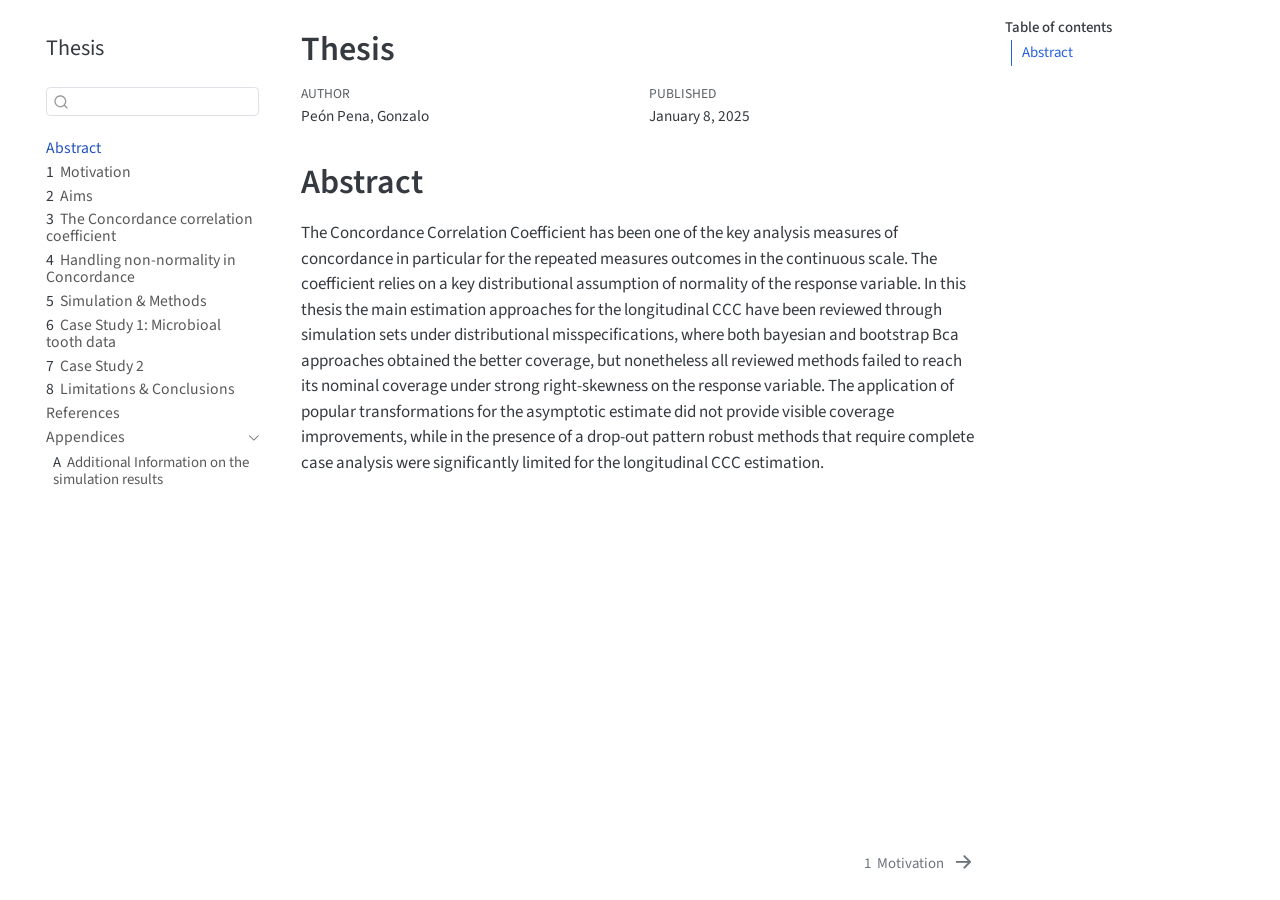
<file: Thesis/_book/index.html>
<!DOCTYPE html>
<html xmlns="http://www.w3.org/1999/xhtml" lang="en" xml:lang="en"><head>

<meta charset="utf-8">
<meta name="generator" content="quarto-1.5.37">

<meta name="viewport" content="width=device-width, initial-scale=1.0, user-scalable=yes">

<meta name="author" content="Peón Pena, Gonzalo">
<meta name="dcterms.date" content="2025-01-08">

<title>Thesis</title>
<style>
code{white-space: pre-wrap;}
span.smallcaps{font-variant: small-caps;}
div.columns{display: flex; gap: min(4vw, 1.5em);}
div.column{flex: auto; overflow-x: auto;}
div.hanging-indent{margin-left: 1.5em; text-indent: -1.5em;}
ul.task-list{list-style: none;}
ul.task-list li input[type="checkbox"] {
  width: 0.8em;
  margin: 0 0.8em 0.2em -1em; /* quarto-specific, see https://github.com/quarto-dev/quarto-cli/issues/4556 */ 
  vertical-align: middle;
}
/* CSS for citations */
div.csl-bib-body { }
div.csl-entry {
  clear: both;
  margin-bottom: 0em;
}
.hanging-indent div.csl-entry {
  margin-left:2em;
  text-indent:-2em;
}
div.csl-left-margin {
  min-width:2em;
  float:left;
}
div.csl-right-inline {
  margin-left:2em;
  padding-left:1em;
}
div.csl-indent {
  margin-left: 2em;
}</style>


<script src="site_libs/quarto-nav/quarto-nav.js"></script>
<script src="site_libs/quarto-nav/headroom.min.js"></script>
<script src="site_libs/clipboard/clipboard.min.js"></script>
<script src="site_libs/quarto-search/autocomplete.umd.js"></script>
<script src="site_libs/quarto-search/fuse.min.js"></script>
<script src="site_libs/quarto-search/quarto-search.js"></script>
<meta name="quarto:offset" content="./">
<link href="./01_Background.html" rel="next">
<script src="site_libs/quarto-html/quarto.js"></script>
<script src="site_libs/quarto-html/popper.min.js"></script>
<script src="site_libs/quarto-html/tippy.umd.min.js"></script>
<script src="site_libs/quarto-html/anchor.min.js"></script>
<link href="site_libs/quarto-html/tippy.css" rel="stylesheet">
<link href="site_libs/quarto-html/quarto-syntax-highlighting.css" rel="stylesheet" id="quarto-text-highlighting-styles">
<script src="site_libs/bootstrap/bootstrap.min.js"></script>
<link href="site_libs/bootstrap/bootstrap-icons.css" rel="stylesheet">
<link href="site_libs/bootstrap/bootstrap.min.css" rel="stylesheet" id="quarto-bootstrap" data-mode="light">
<script id="quarto-search-options" type="application/json">{
  "location": "sidebar",
  "copy-button": false,
  "collapse-after": 3,
  "panel-placement": "start",
  "type": "textbox",
  "limit": 50,
  "keyboard-shortcut": [
    "f",
    "/",
    "s"
  ],
  "show-item-context": false,
  "language": {
    "search-no-results-text": "No results",
    "search-matching-documents-text": "matching documents",
    "search-copy-link-title": "Copy link to search",
    "search-hide-matches-text": "Hide additional matches",
    "search-more-match-text": "more match in this document",
    "search-more-matches-text": "more matches in this document",
    "search-clear-button-title": "Clear",
    "search-text-placeholder": "",
    "search-detached-cancel-button-title": "Cancel",
    "search-submit-button-title": "Submit",
    "search-label": "Search"
  }
}</script>


</head>

<body class="nav-sidebar floating">

<div id="quarto-search-results"></div>
  <header id="quarto-header" class="headroom fixed-top">
  <nav class="quarto-secondary-nav">
    <div class="container-fluid d-flex">
      <button type="button" class="quarto-btn-toggle btn" data-bs-toggle="collapse" role="button" data-bs-target=".quarto-sidebar-collapse-item" aria-controls="quarto-sidebar" aria-expanded="false" aria-label="Toggle sidebar navigation" onclick="if (window.quartoToggleHeadroom) { window.quartoToggleHeadroom(); }">
        <i class="bi bi-layout-text-sidebar-reverse"></i>
      </button>
        <nav class="quarto-page-breadcrumbs" aria-label="breadcrumb"><ol class="breadcrumb"><li class="breadcrumb-item"><a href="./index.html">Abstract</a></li></ol></nav>
        <a class="flex-grow-1" role="navigation" data-bs-toggle="collapse" data-bs-target=".quarto-sidebar-collapse-item" aria-controls="quarto-sidebar" aria-expanded="false" aria-label="Toggle sidebar navigation" onclick="if (window.quartoToggleHeadroom) { window.quartoToggleHeadroom(); }">      
        </a>
      <button type="button" class="btn quarto-search-button" aria-label="Search" onclick="window.quartoOpenSearch();">
        <i class="bi bi-search"></i>
      </button>
    </div>
  </nav>
</header>
<!-- content -->
<div id="quarto-content" class="quarto-container page-columns page-rows-contents page-layout-article">
<!-- sidebar -->
  <nav id="quarto-sidebar" class="sidebar collapse collapse-horizontal quarto-sidebar-collapse-item sidebar-navigation floating overflow-auto">
    <div class="pt-lg-2 mt-2 text-left sidebar-header">
    <div class="sidebar-title mb-0 py-0">
      <a href="./">Thesis</a> 
    </div>
      </div>
        <div class="mt-2 flex-shrink-0 align-items-center">
        <div class="sidebar-search">
        <div id="quarto-search" class="" title="Search"></div>
        </div>
        </div>
    <div class="sidebar-menu-container"> 
    <ul class="list-unstyled mt-1">
        <li class="sidebar-item">
  <div class="sidebar-item-container"> 
  <a href="./index.html" class="sidebar-item-text sidebar-link active">
 <span class="menu-text">Abstract</span></a>
  </div>
</li>
        <li class="sidebar-item">
  <div class="sidebar-item-container"> 
  <a href="./01_Background.html" class="sidebar-item-text sidebar-link">
 <span class="menu-text"><span class="chapter-number">1</span>&nbsp; <span class="chapter-title">Motivation</span></span></a>
  </div>
</li>
        <li class="sidebar-item">
  <div class="sidebar-item-container"> 
  <a href="./02_Aims.html" class="sidebar-item-text sidebar-link">
 <span class="menu-text"><span class="chapter-number">2</span>&nbsp; <span class="chapter-title">Aims</span></span></a>
  </div>
</li>
        <li class="sidebar-item">
  <div class="sidebar-item-container"> 
  <a href="./02_Literature_review.html" class="sidebar-item-text sidebar-link">
 <span class="menu-text"><span class="chapter-number">3</span>&nbsp; <span class="chapter-title">The Concordance correlation coefficient</span></span></a>
  </div>
</li>
        <li class="sidebar-item">
  <div class="sidebar-item-container"> 
  <a href="./03_Concordance.html" class="sidebar-item-text sidebar-link">
 <span class="menu-text"><span class="chapter-number">4</span>&nbsp; <span class="chapter-title">Handling non-normality in Concordance</span></span></a>
  </div>
</li>
        <li class="sidebar-item">
  <div class="sidebar-item-container"> 
  <a href="./05_Sim.html" class="sidebar-item-text sidebar-link">
 <span class="menu-text"><span class="chapter-number">5</span>&nbsp; <span class="chapter-title">Simulation &amp; Methods</span></span></a>
  </div>
</li>
        <li class="sidebar-item">
  <div class="sidebar-item-container"> 
  <a href="./06_Case_Study1.html" class="sidebar-item-text sidebar-link">
 <span class="menu-text"><span class="chapter-number">6</span>&nbsp; <span class="chapter-title">Case Study 1: Microbioal tooth data</span></span></a>
  </div>
</li>
        <li class="sidebar-item">
  <div class="sidebar-item-container"> 
  <a href="./07_Case_Study2.html" class="sidebar-item-text sidebar-link">
 <span class="menu-text"><span class="chapter-number">7</span>&nbsp; <span class="chapter-title">Case Study 2</span></span></a>
  </div>
</li>
        <li class="sidebar-item">
  <div class="sidebar-item-container"> 
  <a href="./08_Limitations_Conclusions.html" class="sidebar-item-text sidebar-link">
 <span class="menu-text"><span class="chapter-number">8</span>&nbsp; <span class="chapter-title">Limitations &amp; Conclusions</span></span></a>
  </div>
</li>
        <li class="sidebar-item">
  <div class="sidebar-item-container"> 
  <a href="./references.html" class="sidebar-item-text sidebar-link">
 <span class="menu-text">References</span></a>
  </div>
</li>
        <li class="sidebar-item sidebar-item-section">
      <div class="sidebar-item-container"> 
            <a class="sidebar-item-text sidebar-link text-start" data-bs-toggle="collapse" data-bs-target="#quarto-sidebar-section-1" role="navigation" aria-expanded="true">
 <span class="menu-text">Appendices</span></a>
          <a class="sidebar-item-toggle text-start" data-bs-toggle="collapse" data-bs-target="#quarto-sidebar-section-1" role="navigation" aria-expanded="true" aria-label="Toggle section">
            <i class="bi bi-chevron-right ms-2"></i>
          </a> 
      </div>
      <ul id="quarto-sidebar-section-1" class="collapse list-unstyled sidebar-section depth1 show">  
          <li class="sidebar-item">
  <div class="sidebar-item-container"> 
  <a href="./sim_tables.html" class="sidebar-item-text sidebar-link">
 <span class="menu-text"><span class="chapter-number">A</span>&nbsp; <span class="chapter-title">Additional Information on the simulation results</span></span></a>
  </div>
</li>
      </ul>
  </li>
    </ul>
    </div>
</nav>
<div id="quarto-sidebar-glass" class="quarto-sidebar-collapse-item" data-bs-toggle="collapse" data-bs-target=".quarto-sidebar-collapse-item"></div>
<!-- margin-sidebar -->
    <div id="quarto-margin-sidebar" class="sidebar margin-sidebar">
        <nav id="TOC" role="doc-toc" class="toc-active">
    <h2 id="toc-title">Table of contents</h2>
   
  <ul>
  <li><a href="#abstract" id="toc-abstract" class="nav-link active" data-scroll-target="#abstract">Abstract</a></li>
  </ul>
</nav>
    </div>
<!-- main -->
<main class="content" id="quarto-document-content">

<header id="title-block-header" class="quarto-title-block default">
<div class="quarto-title">
<h1 class="title">Thesis</h1>
</div>



<div class="quarto-title-meta">

    <div>
    <div class="quarto-title-meta-heading">Author</div>
    <div class="quarto-title-meta-contents">
             <p>Peón Pena, Gonzalo </p>
          </div>
  </div>
    
    <div>
    <div class="quarto-title-meta-heading">Published</div>
    <div class="quarto-title-meta-contents">
      <p class="date">January 8, 2025</p>
    </div>
  </div>
  
    
  </div>
  


</header>


<section id="abstract" class="level1 unnumbered">
<h1 class="unnumbered">Abstract</h1>
<p>The Concordance Correlation Coefficient has been one of the key analysis measures of concordance in particular for the repeated measures outcomes in the continuous scale. The coefficient relies on a key distributional assumption of normality of the response variable. In this thesis the main estimation approaches for the longitudinal CCC have been reviewed through simulation sets under distributional misspecifications, where both bayesian and bootstrap Bca approaches obtained the better coverage, but nonetheless all reviewed methods failed to reach its nominal coverage under strong right-skewness on the response variable. The application of popular transformations for the asymptotic estimate did not provide visible coverage improvements, while in the presence of a drop-out pattern robust methods that require complete case analysis were significantly limited for the longitudinal CCC estimation.</p>


<div id="refs" class="references csl-bib-body hanging-indent" data-entry-spacing="0" role="list" style="display: none">
<div id="ref-Feng2014" class="csl-entry" role="listitem">
n.d.
</div>
<div id="ref-armour2024" class="csl-entry" role="listitem">
Armour, Marc, Joanne Michou, Imogen Schofield, and Karla Borland. 2024. <span>“Agreement of Doppler Ultrasound and Visual Sphygmomanometer Needle Oscillation with Invasive Blood Pressure in Anaesthetised Dogs.”</span> <em>Animals</em> 14 (19): 2756. <a href="https://doi.org/10.3390/ani14192756">https://doi.org/10.3390/ani14192756</a>.
</div>
<div id="ref-bahloul2024" class="csl-entry" role="listitem">
Bahloul, Mohamed A., Saima Jabeen, Sara Benoumhani, Habib Abdulmohsen Alsaleh, Zehor Belkhatir, and Areej Al-Wabil. 2024. <span>“Advancements in Synthetic CT Generation from MRI: A Review of Techniques, and Trends in Radiation Therapy Planning.”</span> <em>Journal of Applied Clinical Medical Physics</em> 25 (11). <a href="https://doi.org/10.1002/acm2.14499">https://doi.org/10.1002/acm2.14499</a>.
</div>
<div id="ref-barnhart2002" class="csl-entry" role="listitem">
Barnhart, Huiman X., Michael Haber, and Jingli Song. 2002. <span>“Overall Concordance Correlation Coefficient for Evaluating Agreement Among Multiple Observers.”</span> <em>Biometrics</em> 58 (4): 1020–27. <a href="https://doi.org/10.1111/j.0006-341x.2002.01020.x">https://doi.org/10.1111/j.0006-341x.2002.01020.x</a>.
</div>
<div id="ref-bhattacharjee2015" class="csl-entry" role="listitem">
Bhattacharjee, Atanu, and Tapesh Bhattacharyya. 2015. <span>“Bayesian Concordance Correlation Coefficient with Application to Repeatedly Measured Data.”</span> <em>Turkiye Klinikleri Journal of Biostatistics</em> 7 (2): 55–62. <a href="https://doi.org/10.5336/biostatic.2015-46702">https://doi.org/10.5336/biostatic.2015-46702</a>.
</div>
<div id="ref-glmmTMB" class="csl-entry" role="listitem">
Brooks, Mollie E., Kasper Kristensen, Koen J. van, Arni Magnusson, Casper W. Berg, Anders Nielsen, Hans J. Skaug, Martin Maechler, and Benjamin M. Bolker. 2017. <span>“<span></span>glmmTMB<span></span> Balances Speed and Flexibility Among Packages for Zero-Inflated Generalized Linear Mixed Modeling”</span> 9. <a href="https://doi.org/10.32614/RJ-2017-066">https://doi.org/10.32614/RJ-2017-066</a>.
</div>
<div id="ref-brms" class="csl-entry" role="listitem">
Bürkner, Paul-Christian. 2017a. <span>“<span></span>Brms<span></span>: An <span></span>r<span></span> Package for <span></span>Bayesian<span></span> Multilevel Models Using <span></span>Stan<span></span>”</span> 80. <a href="https://doi.org/10.18637/jss.v080.i01">https://doi.org/10.18637/jss.v080.i01</a>.
</div>
<div id="ref-brms-2" class="csl-entry" role="listitem">
———. 2017b. <span>“<span></span>Brms<span></span>: An <span></span>r<span></span> Package for <span></span>Bayesian<span></span> Multilevel Models Using <span></span>Stan<span></span>”</span> 80. <a href="https://doi.org/10.18637/jss.v080.i01">https://doi.org/10.18637/jss.v080.i01</a>.
</div>
<div id="ref-carrasco2009a" class="csl-entry" role="listitem">
Carrasco, Josep L. 2009. <span>“A Generalized Concordance Correlation Coefficient Based on the Variance Components Generalized Linear Mixed Models for Overdispersed Count Data.”</span> <em>Biometrics</em> 66 (3): 897–904. <a href="https://doi.org/10.1111/j.1541-0420.2009.01335.x">https://doi.org/10.1111/j.1541-0420.2009.01335.x</a>.
</div>
<div id="ref-carrasco2003" class="csl-entry" role="listitem">
Carrasco, Josep L., and Lluís Jover. 2003. <span>“Estimating the Generalized Concordance Correlation Coefficient Through Variance Components.”</span> <em>Biometrics</em> 59 (4): 849–58. <a href="https://doi.org/10.1111/j.0006-341x.2003.00099.x">https://doi.org/10.1111/j.0006-341x.2003.00099.x</a>.
</div>
<div id="ref-carrasco2007" class="csl-entry" role="listitem">
Carrasco, Josep L., Lluis Jover, Tonya S. King, and Vernon M. Chinchilli. 2007. <span>“Comparison of Concordance Correlation Coefficient Estimating Approaches with Skewed Data.”</span> <em>Journal of Biopharmaceutical Statistics</em> 17 (4): 673–84. <a href="https://doi.org/10.1080/10543400701329463">https://doi.org/10.1080/10543400701329463</a>.
</div>
<div id="ref-carrasco2009" class="csl-entry" role="listitem">
Carrasco, Josep L., Tonya S. King, and Vernon M. Chinchilli. 2009. <span>“The Concordance Correlation Coefficient for Repeated Measures Estimated by Variance Components.”</span> <em>Journal of Biopharmaceutical Statistics</em> 19 (1): 90–105. <a href="https://doi.org/10.1080/10543400802527890">https://doi.org/10.1080/10543400802527890</a>.
</div>
<div id="ref-cccrm" class="csl-entry" role="listitem">
Carrasco, Josep Lluis, and Gonzalo Peon Pena. 2024. <span>“Cccrm: Concordance Correlation Coefficient for Repeated (and Non-Repeated) Measures.”</span>
</div>
<div id="ref-carrasco2013" class="csl-entry" role="listitem">
Carrasco, Josep L., Brenda R. Phillips, Josep Puig-Martinez, Tonya S. King, and Vernon M. Chinchilli. 2013. <span>“Estimation of the Concordance Correlation Coefficient for Repeated Measures Using SAS and R.”</span> <em>Computer Methods and Programs in Biomedicine</em> 109 (3): 293–304. <a href="https://doi.org/10.1016/j.cmpb.2012.09.002">https://doi.org/10.1016/j.cmpb.2012.09.002</a>.
</div>
<div id="ref-chen2008" class="csl-entry" role="listitem">
Chen, Chia-Cheng, and Huiman X. Barnhart. 2008. <span>“Comparison of ICC and CCC for Assessing Agreement for Data Without and with Replications.”</span> <em>Computational Statistics &amp; Data Analysis</em> 53 (2): 554–64. <a href="https://doi.org/10.1016/j.csda.2008.09.026">https://doi.org/10.1016/j.csda.2008.09.026</a>.
</div>
<div id="ref-cohen1960" class="csl-entry" role="listitem">
Cohen, Jacob. 1960. <span>“A Coefficient of Agreement for Nominal Scales.”</span> <em>Educational and Psychological Measurement</em> 20 (1): 37–46. <a href="https://doi.org/10.1177/001316446002000104">https://doi.org/10.1177/001316446002000104</a>.
</div>
<div id="ref-cohen1968" class="csl-entry" role="listitem">
———. 1968. <span>“Weighted Kappa: Nominal Scale Agreement Provision for Scaled Disagreement or Partial Credit.”</span> <em>Psychological Bulletin</em> 70 (4): 213–20. <a href="https://doi.org/10.1037/h0026256">https://doi.org/10.1037/h0026256</a>.
</div>
<div id="ref-lin2000" class="csl-entry" role="listitem">
<span>“Correction: A Note on the Concordance Correlation Coefficient.”</span> 2000. <em>Biometrics</em> 56 (1): 324–25.
</div>
<div id="ref-donner2002" class="csl-entry" role="listitem">
Donner, Allan, and Guangyong Zou. 2002. <span>“Testing the Equality of Dependent Intraclass Correlation Coefficients.”</span> <em>Journal of the Royal Statistical Society: Series D (The Statistician)</em> 51 (3): 367–79. <a href="https://doi.org/10.1111/1467-9884.00324">https://doi.org/10.1111/1467-9884.00324</a>.
</div>
<div id="ref-efron1979" class="csl-entry" role="listitem">
Efron, B. 1979. <span>“Bootstrap Methods: Another Look at the Jackknife.”</span> <em>The Annals of Statistics</em> 7 (1). <a href="https://doi.org/10.1214/aos/1176344552">https://doi.org/10.1214/aos/1176344552</a>.
</div>
<div id="ref-efron1987" class="csl-entry" role="listitem">
Efron, Bradley. 1987. <span>“Better Bootstrap Confidence Intervals.”</span> <em>Journal of the American Statistical Association</em> 82 (397): 171–85. <a href="https://doi.org/10.1080/01621459.1987.10478410">https://doi.org/10.1080/01621459.1987.10478410</a>.
</div>
<div id="ref-agRee" class="csl-entry" role="listitem">
Feng, Dai. 2020a. <span>“agRee: Various Methods for Measuring Agreement.”</span> <a href="https://CRAN.R-project.org/package=agRee">https://CRAN.R-project.org/package=agRee</a>.
</div>
<div id="ref-agRee-2" class="csl-entry" role="listitem">
———. 2020b. <span>“agRee: Various Methods for Measuring Agreement.”</span> <a href="https://CRAN.R-project.org/package=agRee">https://CRAN.R-project.org/package=agRee</a>.
</div>
<div id="ref-feng2013" class="csl-entry" role="listitem">
Feng, Dai, Richard Baumgartner, and Vladimir Svetnik. 2013. <span>“A Short Note on Jackknifing the Concordance Correlation Coefficient.”</span> <em>Statistics in Medicine</em> 33 (3): 514–16. <a href="https://doi.org/10.1002/sim.5931">https://doi.org/10.1002/sim.5931</a>.
</div>
<div id="ref-feng2015" class="csl-entry" role="listitem">
———. 2015. <span>“A Bayesian Estimate of the Concordance Correlation Coefficient with Skewed Data.”</span> <em>Pharmaceutical Statistics</em> 14 (4): 350–58. <a href="https://doi.org/10.1002/pst.1692">https://doi.org/10.1002/pst.1692</a>.
</div>
<div id="ref-feng2018" class="csl-entry" role="listitem">
———. 2018. <span>“A Bayesian Framework for Estimating the Concordance Correlation Coefficient Using Skew-Elliptical Distributions.”</span> <em>The International Journal of Biostatistics</em> 14 (1). <a href="https://doi.org/10.1515/ijb-2017-0050">https://doi.org/10.1515/ijb-2017-0050</a>.
</div>
<div id="ref-fisher1925" class="csl-entry" role="listitem">
Fisher, R. A. 1925. <em>Statistical Methods for Research Workers, 11th Ed. Rev.</em> Edited by Oliver and Boyd. Edinburgh: Oliver; Boyd.
</div>
<div id="ref-gatti2024" class="csl-entry" role="listitem">
Gatti, Stefano, Emanuele Rezoagli, Fabiana Madotto, Giuseppe Foti, and Giacomo Bellani. 2024. <span>“A Non-Invasive Continuous and Real-Time Volumetric Monitoring in Spontaneous Breathing Subjects Based on Bioimpedance<span></span>ExSpiron®Xi: A Validation Study in Healthy Volunteers.”</span> <em>Journal of Clinical Monitoring and Computing</em> 38 (2): 539–51. <a href="https://doi.org/10.1007/s10877-023-01107-0">https://doi.org/10.1007/s10877-023-01107-0</a>.
</div>
<div id="ref-king2001a" class="csl-entry" role="listitem">
King, Tonya S., and Vernon M. Chinchilli. 2001a. <span>“ROBUST ESTIMATORS OF THE CONCORDANCE CORRELATION COEFFICIENT.”</span> <em>Journal of Biopharmaceutical Statistics</em> 11 (3): 83–105. <a href="https://doi.org/10.1081/bip-100107651">https://doi.org/10.1081/bip-100107651</a>.
</div>
<div id="ref-king2001" class="csl-entry" role="listitem">
———. 2001b. <span>“A Generalized Concordance Correlation Coefficient for Continuous and Categorical Data.”</span> <em>Statistics in Medicine</em> 20 (14): 2131–47. <a href="https://doi.org/10.1002/sim.845">https://doi.org/10.1002/sim.845</a>.
</div>
<div id="ref-king2007" class="csl-entry" role="listitem">
King, Tonya S., Vernon M. Chinchilli, and Josep L. Carrasco. 2007. <span>“A Repeated Measures Concordance Correlation Coefficient.”</span> <em>Statistics in Medicine</em> 26 (16): 3095–3113. <a href="https://doi.org/10.1002/sim.2778">https://doi.org/10.1002/sim.2778</a>.
</div>
<div id="ref-konishi1987" class="csl-entry" role="listitem">
Konishi, Sadanori, and A. K. Gupta. 1987. <span>“Inferences about Interclass and Intraclass Correlations from Familial Data.”</span> In, 225–33. Springer Netherlands. <a href="https://doi.org/10.1007/978-94-009-4794-8_12">https://doi.org/10.1007/978-94-009-4794-8_12</a>.
</div>
<div id="ref-lin1989" class="csl-entry" role="listitem">
Lin, Lawrence I-Kuei. 1989. <span>“A Concordance Correlation Coefficient to Evaluate Reproducibility.”</span> <em>Biometrics</em> 45 (1): 255. <a href="https://doi.org/10.2307/2532051">https://doi.org/10.2307/2532051</a>.
</div>
<div id="ref-lin2007" class="csl-entry" role="listitem">
Lin, Lawrence, A. S. Hedayat, and Wenting Wu. 2007. <span>“A Unified Approach for Assessing Agreement for Continuous and Categorical Data.”</span> <em>Journal of Biopharmaceutical Statistics</em> 17 (4): 629–52. <a href="https://doi.org/10.1080/10543400701376498">https://doi.org/10.1080/10543400701376498</a>.
</div>
<div id="ref-lüdecke2021" class="csl-entry" role="listitem">
Lüdecke, Daniel, Mattan Ben-Shachar, Indrajeet Patil, Philip Waggoner, and Dominique Makowski. 2021. <span>“Performance: An r Package for Assessment, Comparison and Testing of Statistical Models.”</span> <em>Journal of Open Source Software</em> 6 (60): 3139. <a href="https://doi.org/10.21105/joss.03139">https://doi.org/10.21105/joss.03139</a>.
</div>
<div id="ref-mitra2022" class="csl-entry" role="listitem">
Mitra, Vikramjit, Hsiang-Yun Sherry Chien, Vasudha Kowtha, Joseph Yitan Cheng, and Erdrin Azemi. 2022. <span>“Speech Emotion: Investigating Model Representations, Multi-Task Learning and Knowledge Distillation.”</span> <em>Interspeech 2022</em>, September, 4715–19. <a href="https://doi.org/10.21437/interspeech.2022-957">https://doi.org/10.21437/interspeech.2022-957</a>.
</div>
<div id="ref-moreno2018" class="csl-entry" role="listitem">
Moreno, J, NB Vaz, JC Soler, JL Carrasco, S Podlipnick, S Puig, and Oleaga L. 2018. <span>“High Signal Intensity in the Dentate Nucleus on Unenhanced T1-Weighted MR Images in Melanoma Patients Receiving Macrocyclic Gadolinium-Based Contrast.”</span> <em>Journal of Radiology and Diagnostic Methods</em> 1.
</div>
<div id="ref-pek2018" class="csl-entry" role="listitem">
Pek, Jolynn, Octavia Wong, and Augustine C. M. Wong. 2018. <span>“How to Address Non-Normality: A Taxonomy of Approaches, Reviewed, and Illustrated.”</span> <em>Frontiers in Psychology</em> 9 (November). <a href="https://doi.org/10.3389/fpsyg.2018.02104">https://doi.org/10.3389/fpsyg.2018.02104</a>.
</div>
<div id="ref-neuroima2009" class="csl-entry" role="listitem">
Preston, D. C., and B. E. Shapiro, eds. 2009. <span>“Neuroimaging in Neurology: An Interactive CD.”</span> <em>American Journal of Neuroradiology</em> 30 (8): E125–25. <a href="https://doi.org/10.3174/ajnr.a1685">https://doi.org/10.3174/ajnr.a1685</a>.
</div>
<div id="ref-searle1992" class="csl-entry" role="listitem">
Searle, Shayle R., George Casella, and Charles E. McCulloch. 1992. <span>“Variance Components.”</span> <em>Wiley Series in Probability and Statistics</em>, March. <a href="https://doi.org/10.1002/9780470316856">https://doi.org/10.1002/9780470316856</a>.
</div>
<div id="ref-shirato2022" class="csl-entry" role="listitem">
Shirato, Midori, Keisuke Nakamura, Taichi Tenkumo, Yoshimi Niwano, Taro Kanno, Keiichi Sasaki, Peter Lingström, and Ulf Örtengren. 2022. <span>“Inhibition of Tooth Demineralization Caused by Streptococcus Mutans Biofilm via Antimicrobial Treatment Using Hydrogen Peroxide Photolysis.”</span> <em>Clinical Oral Investigations</em> 27 (2): 739–50. <a href="https://doi.org/10.1007/s00784-022-04821-2">https://doi.org/10.1007/s00784-022-04821-2</a>.
</div>
<div id="ref-rstan" class="csl-entry" role="listitem">
Stan Development Team. 2024. <span>“<span></span>RStan<span></span>: The <span></span>r<span></span> Interface to <span></span>Stan<span></span>.”</span> <a href="https://mc-stan.org/">https://mc-stan.org/</a>.
</div>
<div id="ref-tsai2018" class="csl-entry" role="listitem">
Tsai, Miao-Yu, and Chao-Chun Lin. 2018. <span>“Concordance Correlation Coefficients Estimated by Variance Components for Longitudinal Normal and Poisson Data.”</span> <em>Computational Statistics &amp; Data Analysis</em> 121 (May): 57–70. <a href="https://doi.org/10.1016/j.csda.2017.12.003">https://doi.org/10.1016/j.csda.2017.12.003</a>.
</div>
<div id="ref-vanbelle2017" class="csl-entry" role="listitem">
Vanbelle, Sophie, and Emmanuel Lesaffre. 2017. <span>“Modeling Agreement on Bounded Scales.”</span> <em>Statistical Methods in Medical Research</em> 27 (11): 3460–77. <a href="https://doi.org/10.1177/0962280217705709">https://doi.org/10.1177/0962280217705709</a>.
</div>
<div id="ref-wheatland2022" class="csl-entry" role="listitem">
Wheatland, Rand. 2022. <span>“Pervasive Abuse of Log-Transformed Data in Viral Load Analyses.”</span> <em>Clinical Microbiology and Infection</em> 28 (12): 1669–70. <a href="https://doi.org/10.1016/j.cmi.2022.08.020">https://doi.org/10.1016/j.cmi.2022.08.020</a>.
</div>
</div>
</section>

</main> <!-- /main -->
<script id="quarto-html-after-body" type="application/javascript">
window.document.addEventListener("DOMContentLoaded", function (event) {
  const toggleBodyColorMode = (bsSheetEl) => {
    const mode = bsSheetEl.getAttribute("data-mode");
    const bodyEl = window.document.querySelector("body");
    if (mode === "dark") {
      bodyEl.classList.add("quarto-dark");
      bodyEl.classList.remove("quarto-light");
    } else {
      bodyEl.classList.add("quarto-light");
      bodyEl.classList.remove("quarto-dark");
    }
  }
  const toggleBodyColorPrimary = () => {
    const bsSheetEl = window.document.querySelector("link#quarto-bootstrap");
    if (bsSheetEl) {
      toggleBodyColorMode(bsSheetEl);
    }
  }
  toggleBodyColorPrimary();  
  const icon = "";
  const anchorJS = new window.AnchorJS();
  anchorJS.options = {
    placement: 'right',
    icon: icon
  };
  anchorJS.add('.anchored');
  const isCodeAnnotation = (el) => {
    for (const clz of el.classList) {
      if (clz.startsWith('code-annotation-')) {                     
        return true;
      }
    }
    return false;
  }
  const onCopySuccess = function(e) {
    // button target
    const button = e.trigger;
    // don't keep focus
    button.blur();
    // flash "checked"
    button.classList.add('code-copy-button-checked');
    var currentTitle = button.getAttribute("title");
    button.setAttribute("title", "Copied!");
    let tooltip;
    if (window.bootstrap) {
      button.setAttribute("data-bs-toggle", "tooltip");
      button.setAttribute("data-bs-placement", "left");
      button.setAttribute("data-bs-title", "Copied!");
      tooltip = new bootstrap.Tooltip(button, 
        { trigger: "manual", 
          customClass: "code-copy-button-tooltip",
          offset: [0, -8]});
      tooltip.show();    
    }
    setTimeout(function() {
      if (tooltip) {
        tooltip.hide();
        button.removeAttribute("data-bs-title");
        button.removeAttribute("data-bs-toggle");
        button.removeAttribute("data-bs-placement");
      }
      button.setAttribute("title", currentTitle);
      button.classList.remove('code-copy-button-checked');
    }, 1000);
    // clear code selection
    e.clearSelection();
  }
  const getTextToCopy = function(trigger) {
      const codeEl = trigger.previousElementSibling.cloneNode(true);
      for (const childEl of codeEl.children) {
        if (isCodeAnnotation(childEl)) {
          childEl.remove();
        }
      }
      return codeEl.innerText;
  }
  const clipboard = new window.ClipboardJS('.code-copy-button:not([data-in-quarto-modal])', {
    text: getTextToCopy
  });
  clipboard.on('success', onCopySuccess);
  if (window.document.getElementById('quarto-embedded-source-code-modal')) {
    // For code content inside modals, clipBoardJS needs to be initialized with a container option
    // TODO: Check when it could be a function (https://github.com/zenorocha/clipboard.js/issues/860)
    const clipboardModal = new window.ClipboardJS('.code-copy-button[data-in-quarto-modal]', {
      text: getTextToCopy,
      container: window.document.getElementById('quarto-embedded-source-code-modal')
    });
    clipboardModal.on('success', onCopySuccess);
  }
    var localhostRegex = new RegExp(/^(?:http|https):\/\/localhost\:?[0-9]*\//);
    var mailtoRegex = new RegExp(/^mailto:/);
      var filterRegex = new RegExp('/' + window.location.host + '/');
    var isInternal = (href) => {
        return filterRegex.test(href) || localhostRegex.test(href) || mailtoRegex.test(href);
    }
    // Inspect non-navigation links and adorn them if external
 	var links = window.document.querySelectorAll('a[href]:not(.nav-link):not(.navbar-brand):not(.toc-action):not(.sidebar-link):not(.sidebar-item-toggle):not(.pagination-link):not(.no-external):not([aria-hidden]):not(.dropdown-item):not(.quarto-navigation-tool):not(.about-link)');
    for (var i=0; i<links.length; i++) {
      const link = links[i];
      if (!isInternal(link.href)) {
        // undo the damage that might have been done by quarto-nav.js in the case of
        // links that we want to consider external
        if (link.dataset.originalHref !== undefined) {
          link.href = link.dataset.originalHref;
        }
      }
    }
  function tippyHover(el, contentFn, onTriggerFn, onUntriggerFn) {
    const config = {
      allowHTML: true,
      maxWidth: 500,
      delay: 100,
      arrow: false,
      appendTo: function(el) {
          return el.parentElement;
      },
      interactive: true,
      interactiveBorder: 10,
      theme: 'quarto',
      placement: 'bottom-start',
    };
    if (contentFn) {
      config.content = contentFn;
    }
    if (onTriggerFn) {
      config.onTrigger = onTriggerFn;
    }
    if (onUntriggerFn) {
      config.onUntrigger = onUntriggerFn;
    }
    window.tippy(el, config); 
  }
  const noterefs = window.document.querySelectorAll('a[role="doc-noteref"]');
  for (var i=0; i<noterefs.length; i++) {
    const ref = noterefs[i];
    tippyHover(ref, function() {
      // use id or data attribute instead here
      let href = ref.getAttribute('data-footnote-href') || ref.getAttribute('href');
      try { href = new URL(href).hash; } catch {}
      const id = href.replace(/^#\/?/, "");
      const note = window.document.getElementById(id);
      if (note) {
        return note.innerHTML;
      } else {
        return "";
      }
    });
  }
  const xrefs = window.document.querySelectorAll('a.quarto-xref');
  const processXRef = (id, note) => {
    // Strip column container classes
    const stripColumnClz = (el) => {
      el.classList.remove("page-full", "page-columns");
      if (el.children) {
        for (const child of el.children) {
          stripColumnClz(child);
        }
      }
    }
    stripColumnClz(note)
    if (id === null || id.startsWith('sec-')) {
      // Special case sections, only their first couple elements
      const container = document.createElement("div");
      if (note.children && note.children.length > 2) {
        container.appendChild(note.children[0].cloneNode(true));
        for (let i = 1; i < note.children.length; i++) {
          const child = note.children[i];
          if (child.tagName === "P" && child.innerText === "") {
            continue;
          } else {
            container.appendChild(child.cloneNode(true));
            break;
          }
        }
        if (window.Quarto?.typesetMath) {
          window.Quarto.typesetMath(container);
        }
        return container.innerHTML
      } else {
        if (window.Quarto?.typesetMath) {
          window.Quarto.typesetMath(note);
        }
        return note.innerHTML;
      }
    } else {
      // Remove any anchor links if they are present
      const anchorLink = note.querySelector('a.anchorjs-link');
      if (anchorLink) {
        anchorLink.remove();
      }
      if (window.Quarto?.typesetMath) {
        window.Quarto.typesetMath(note);
      }
      // TODO in 1.5, we should make sure this works without a callout special case
      if (note.classList.contains("callout")) {
        return note.outerHTML;
      } else {
        return note.innerHTML;
      }
    }
  }
  for (var i=0; i<xrefs.length; i++) {
    const xref = xrefs[i];
    tippyHover(xref, undefined, function(instance) {
      instance.disable();
      let url = xref.getAttribute('href');
      let hash = undefined; 
      if (url.startsWith('#')) {
        hash = url;
      } else {
        try { hash = new URL(url).hash; } catch {}
      }
      if (hash) {
        const id = hash.replace(/^#\/?/, "");
        const note = window.document.getElementById(id);
        if (note !== null) {
          try {
            const html = processXRef(id, note.cloneNode(true));
            instance.setContent(html);
          } finally {
            instance.enable();
            instance.show();
          }
        } else {
          // See if we can fetch this
          fetch(url.split('#')[0])
          .then(res => res.text())
          .then(html => {
            const parser = new DOMParser();
            const htmlDoc = parser.parseFromString(html, "text/html");
            const note = htmlDoc.getElementById(id);
            if (note !== null) {
              const html = processXRef(id, note);
              instance.setContent(html);
            } 
          }).finally(() => {
            instance.enable();
            instance.show();
          });
        }
      } else {
        // See if we can fetch a full url (with no hash to target)
        // This is a special case and we should probably do some content thinning / targeting
        fetch(url)
        .then(res => res.text())
        .then(html => {
          const parser = new DOMParser();
          const htmlDoc = parser.parseFromString(html, "text/html");
          const note = htmlDoc.querySelector('main.content');
          if (note !== null) {
            // This should only happen for chapter cross references
            // (since there is no id in the URL)
            // remove the first header
            if (note.children.length > 0 && note.children[0].tagName === "HEADER") {
              note.children[0].remove();
            }
            const html = processXRef(null, note);
            instance.setContent(html);
          } 
        }).finally(() => {
          instance.enable();
          instance.show();
        });
      }
    }, function(instance) {
    });
  }
      let selectedAnnoteEl;
      const selectorForAnnotation = ( cell, annotation) => {
        let cellAttr = 'data-code-cell="' + cell + '"';
        let lineAttr = 'data-code-annotation="' +  annotation + '"';
        const selector = 'span[' + cellAttr + '][' + lineAttr + ']';
        return selector;
      }
      const selectCodeLines = (annoteEl) => {
        const doc = window.document;
        const targetCell = annoteEl.getAttribute("data-target-cell");
        const targetAnnotation = annoteEl.getAttribute("data-target-annotation");
        const annoteSpan = window.document.querySelector(selectorForAnnotation(targetCell, targetAnnotation));
        const lines = annoteSpan.getAttribute("data-code-lines").split(",");
        const lineIds = lines.map((line) => {
          return targetCell + "-" + line;
        })
        let top = null;
        let height = null;
        let parent = null;
        if (lineIds.length > 0) {
            //compute the position of the single el (top and bottom and make a div)
            const el = window.document.getElementById(lineIds[0]);
            top = el.offsetTop;
            height = el.offsetHeight;
            parent = el.parentElement.parentElement;
          if (lineIds.length > 1) {
            const lastEl = window.document.getElementById(lineIds[lineIds.length - 1]);
            const bottom = lastEl.offsetTop + lastEl.offsetHeight;
            height = bottom - top;
          }
          if (top !== null && height !== null && parent !== null) {
            // cook up a div (if necessary) and position it 
            let div = window.document.getElementById("code-annotation-line-highlight");
            if (div === null) {
              div = window.document.createElement("div");
              div.setAttribute("id", "code-annotation-line-highlight");
              div.style.position = 'absolute';
              parent.appendChild(div);
            }
            div.style.top = top - 2 + "px";
            div.style.height = height + 4 + "px";
            div.style.left = 0;
            let gutterDiv = window.document.getElementById("code-annotation-line-highlight-gutter");
            if (gutterDiv === null) {
              gutterDiv = window.document.createElement("div");
              gutterDiv.setAttribute("id", "code-annotation-line-highlight-gutter");
              gutterDiv.style.position = 'absolute';
              const codeCell = window.document.getElementById(targetCell);
              const gutter = codeCell.querySelector('.code-annotation-gutter');
              gutter.appendChild(gutterDiv);
            }
            gutterDiv.style.top = top - 2 + "px";
            gutterDiv.style.height = height + 4 + "px";
          }
          selectedAnnoteEl = annoteEl;
        }
      };
      const unselectCodeLines = () => {
        const elementsIds = ["code-annotation-line-highlight", "code-annotation-line-highlight-gutter"];
        elementsIds.forEach((elId) => {
          const div = window.document.getElementById(elId);
          if (div) {
            div.remove();
          }
        });
        selectedAnnoteEl = undefined;
      };
        // Handle positioning of the toggle
    window.addEventListener(
      "resize",
      throttle(() => {
        elRect = undefined;
        if (selectedAnnoteEl) {
          selectCodeLines(selectedAnnoteEl);
        }
      }, 10)
    );
    function throttle(fn, ms) {
    let throttle = false;
    let timer;
      return (...args) => {
        if(!throttle) { // first call gets through
            fn.apply(this, args);
            throttle = true;
        } else { // all the others get throttled
            if(timer) clearTimeout(timer); // cancel #2
            timer = setTimeout(() => {
              fn.apply(this, args);
              timer = throttle = false;
            }, ms);
        }
      };
    }
      // Attach click handler to the DT
      const annoteDls = window.document.querySelectorAll('dt[data-target-cell]');
      for (const annoteDlNode of annoteDls) {
        annoteDlNode.addEventListener('click', (event) => {
          const clickedEl = event.target;
          if (clickedEl !== selectedAnnoteEl) {
            unselectCodeLines();
            const activeEl = window.document.querySelector('dt[data-target-cell].code-annotation-active');
            if (activeEl) {
              activeEl.classList.remove('code-annotation-active');
            }
            selectCodeLines(clickedEl);
            clickedEl.classList.add('code-annotation-active');
          } else {
            // Unselect the line
            unselectCodeLines();
            clickedEl.classList.remove('code-annotation-active');
          }
        });
      }
  const findCites = (el) => {
    const parentEl = el.parentElement;
    if (parentEl) {
      const cites = parentEl.dataset.cites;
      if (cites) {
        return {
          el,
          cites: cites.split(' ')
        };
      } else {
        return findCites(el.parentElement)
      }
    } else {
      return undefined;
    }
  };
  var bibliorefs = window.document.querySelectorAll('a[role="doc-biblioref"]');
  for (var i=0; i<bibliorefs.length; i++) {
    const ref = bibliorefs[i];
    const citeInfo = findCites(ref);
    if (citeInfo) {
      tippyHover(citeInfo.el, function() {
        var popup = window.document.createElement('div');
        citeInfo.cites.forEach(function(cite) {
          var citeDiv = window.document.createElement('div');
          citeDiv.classList.add('hanging-indent');
          citeDiv.classList.add('csl-entry');
          var biblioDiv = window.document.getElementById('ref-' + cite);
          if (biblioDiv) {
            citeDiv.innerHTML = biblioDiv.innerHTML;
          }
          popup.appendChild(citeDiv);
        });
        return popup.innerHTML;
      });
    }
  }
});
</script>
<nav class="page-navigation">
  <div class="nav-page nav-page-previous">
  </div>
  <div class="nav-page nav-page-next">
      <a href="./01_Background.html" class="pagination-link" aria-label="Motivation">
        <span class="nav-page-text"><span class="chapter-number">1</span>&nbsp; <span class="chapter-title">Motivation</span></span> <i class="bi bi-arrow-right-short"></i>
      </a>
  </div>
</nav>
</div> <!-- /content -->




</body></html>
</file>
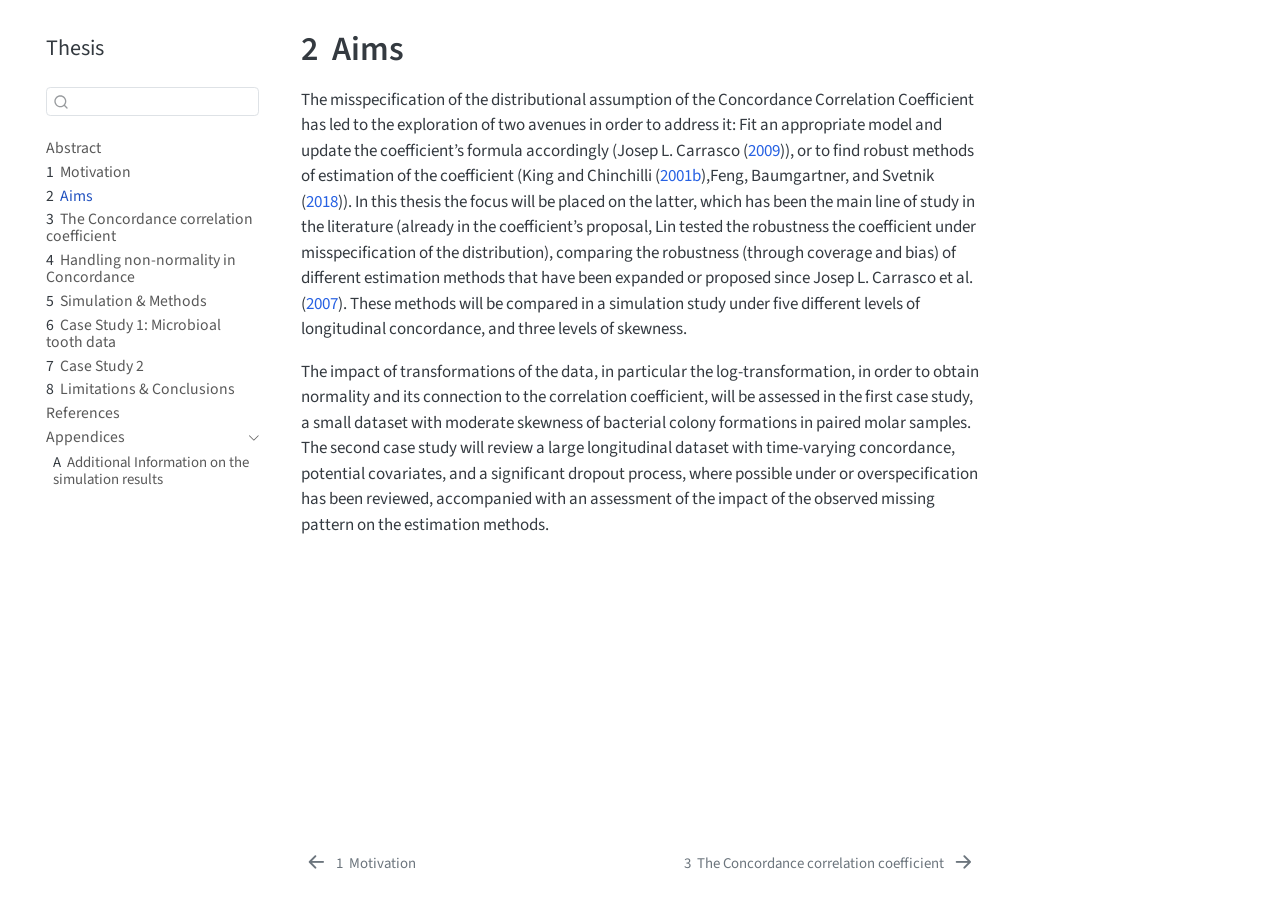
<file: Thesis/_book/02_Aims.html>
<!DOCTYPE html>
<html xmlns="http://www.w3.org/1999/xhtml" lang="en" xml:lang="en"><head>

<meta charset="utf-8">
<meta name="generator" content="quarto-1.5.37">

<meta name="viewport" content="width=device-width, initial-scale=1.0, user-scalable=yes">


<title>Thesis – 2&nbsp; Aims</title>
<style>
code{white-space: pre-wrap;}
span.smallcaps{font-variant: small-caps;}
div.columns{display: flex; gap: min(4vw, 1.5em);}
div.column{flex: auto; overflow-x: auto;}
div.hanging-indent{margin-left: 1.5em; text-indent: -1.5em;}
ul.task-list{list-style: none;}
ul.task-list li input[type="checkbox"] {
  width: 0.8em;
  margin: 0 0.8em 0.2em -1em; /* quarto-specific, see https://github.com/quarto-dev/quarto-cli/issues/4556 */ 
  vertical-align: middle;
}
/* CSS for citations */
div.csl-bib-body { }
div.csl-entry {
  clear: both;
  margin-bottom: 0em;
}
.hanging-indent div.csl-entry {
  margin-left:2em;
  text-indent:-2em;
}
div.csl-left-margin {
  min-width:2em;
  float:left;
}
div.csl-right-inline {
  margin-left:2em;
  padding-left:1em;
}
div.csl-indent {
  margin-left: 2em;
}</style>


<script src="site_libs/quarto-nav/quarto-nav.js"></script>
<script src="site_libs/quarto-nav/headroom.min.js"></script>
<script src="site_libs/clipboard/clipboard.min.js"></script>
<script src="site_libs/quarto-search/autocomplete.umd.js"></script>
<script src="site_libs/quarto-search/fuse.min.js"></script>
<script src="site_libs/quarto-search/quarto-search.js"></script>
<meta name="quarto:offset" content="./">
<link href="./02_Literature_review.html" rel="next">
<link href="./01_Background.html" rel="prev">
<script src="site_libs/quarto-html/quarto.js"></script>
<script src="site_libs/quarto-html/popper.min.js"></script>
<script src="site_libs/quarto-html/tippy.umd.min.js"></script>
<script src="site_libs/quarto-html/anchor.min.js"></script>
<link href="site_libs/quarto-html/tippy.css" rel="stylesheet">
<link href="site_libs/quarto-html/quarto-syntax-highlighting.css" rel="stylesheet" id="quarto-text-highlighting-styles">
<script src="site_libs/bootstrap/bootstrap.min.js"></script>
<link href="site_libs/bootstrap/bootstrap-icons.css" rel="stylesheet">
<link href="site_libs/bootstrap/bootstrap.min.css" rel="stylesheet" id="quarto-bootstrap" data-mode="light">
<script id="quarto-search-options" type="application/json">{
  "location": "sidebar",
  "copy-button": false,
  "collapse-after": 3,
  "panel-placement": "start",
  "type": "textbox",
  "limit": 50,
  "keyboard-shortcut": [
    "f",
    "/",
    "s"
  ],
  "show-item-context": false,
  "language": {
    "search-no-results-text": "No results",
    "search-matching-documents-text": "matching documents",
    "search-copy-link-title": "Copy link to search",
    "search-hide-matches-text": "Hide additional matches",
    "search-more-match-text": "more match in this document",
    "search-more-matches-text": "more matches in this document",
    "search-clear-button-title": "Clear",
    "search-text-placeholder": "",
    "search-detached-cancel-button-title": "Cancel",
    "search-submit-button-title": "Submit",
    "search-label": "Search"
  }
}</script>


</head>

<body class="nav-sidebar floating">

<div id="quarto-search-results"></div>
  <header id="quarto-header" class="headroom fixed-top">
  <nav class="quarto-secondary-nav">
    <div class="container-fluid d-flex">
      <button type="button" class="quarto-btn-toggle btn" data-bs-toggle="collapse" role="button" data-bs-target=".quarto-sidebar-collapse-item" aria-controls="quarto-sidebar" aria-expanded="false" aria-label="Toggle sidebar navigation" onclick="if (window.quartoToggleHeadroom) { window.quartoToggleHeadroom(); }">
        <i class="bi bi-layout-text-sidebar-reverse"></i>
      </button>
        <nav class="quarto-page-breadcrumbs" aria-label="breadcrumb"><ol class="breadcrumb"><li class="breadcrumb-item"><a href="./02_Aims.html"><span class="chapter-number">2</span>&nbsp; <span class="chapter-title">Aims</span></a></li></ol></nav>
        <a class="flex-grow-1" role="navigation" data-bs-toggle="collapse" data-bs-target=".quarto-sidebar-collapse-item" aria-controls="quarto-sidebar" aria-expanded="false" aria-label="Toggle sidebar navigation" onclick="if (window.quartoToggleHeadroom) { window.quartoToggleHeadroom(); }">      
        </a>
      <button type="button" class="btn quarto-search-button" aria-label="Search" onclick="window.quartoOpenSearch();">
        <i class="bi bi-search"></i>
      </button>
    </div>
  </nav>
</header>
<!-- content -->
<div id="quarto-content" class="quarto-container page-columns page-rows-contents page-layout-article">
<!-- sidebar -->
  <nav id="quarto-sidebar" class="sidebar collapse collapse-horizontal quarto-sidebar-collapse-item sidebar-navigation floating overflow-auto">
    <div class="pt-lg-2 mt-2 text-left sidebar-header">
    <div class="sidebar-title mb-0 py-0">
      <a href="./">Thesis</a> 
    </div>
      </div>
        <div class="mt-2 flex-shrink-0 align-items-center">
        <div class="sidebar-search">
        <div id="quarto-search" class="" title="Search"></div>
        </div>
        </div>
    <div class="sidebar-menu-container"> 
    <ul class="list-unstyled mt-1">
        <li class="sidebar-item">
  <div class="sidebar-item-container"> 
  <a href="./index.html" class="sidebar-item-text sidebar-link">
 <span class="menu-text">Abstract</span></a>
  </div>
</li>
        <li class="sidebar-item">
  <div class="sidebar-item-container"> 
  <a href="./01_Background.html" class="sidebar-item-text sidebar-link">
 <span class="menu-text"><span class="chapter-number">1</span>&nbsp; <span class="chapter-title">Motivation</span></span></a>
  </div>
</li>
        <li class="sidebar-item">
  <div class="sidebar-item-container"> 
  <a href="./02_Aims.html" class="sidebar-item-text sidebar-link active">
 <span class="menu-text"><span class="chapter-number">2</span>&nbsp; <span class="chapter-title">Aims</span></span></a>
  </div>
</li>
        <li class="sidebar-item">
  <div class="sidebar-item-container"> 
  <a href="./02_Literature_review.html" class="sidebar-item-text sidebar-link">
 <span class="menu-text"><span class="chapter-number">3</span>&nbsp; <span class="chapter-title">The Concordance correlation coefficient</span></span></a>
  </div>
</li>
        <li class="sidebar-item">
  <div class="sidebar-item-container"> 
  <a href="./03_Concordance.html" class="sidebar-item-text sidebar-link">
 <span class="menu-text"><span class="chapter-number">4</span>&nbsp; <span class="chapter-title">Handling non-normality in Concordance</span></span></a>
  </div>
</li>
        <li class="sidebar-item">
  <div class="sidebar-item-container"> 
  <a href="./05_Sim.html" class="sidebar-item-text sidebar-link">
 <span class="menu-text"><span class="chapter-number">5</span>&nbsp; <span class="chapter-title">Simulation &amp; Methods</span></span></a>
  </div>
</li>
        <li class="sidebar-item">
  <div class="sidebar-item-container"> 
  <a href="./06_Case_Study1.html" class="sidebar-item-text sidebar-link">
 <span class="menu-text"><span class="chapter-number">6</span>&nbsp; <span class="chapter-title">Case Study 1: Microbioal tooth data</span></span></a>
  </div>
</li>
        <li class="sidebar-item">
  <div class="sidebar-item-container"> 
  <a href="./07_Case_Study2.html" class="sidebar-item-text sidebar-link">
 <span class="menu-text"><span class="chapter-number">7</span>&nbsp; <span class="chapter-title">Case Study 2</span></span></a>
  </div>
</li>
        <li class="sidebar-item">
  <div class="sidebar-item-container"> 
  <a href="./08_Limitations_Conclusions.html" class="sidebar-item-text sidebar-link">
 <span class="menu-text"><span class="chapter-number">8</span>&nbsp; <span class="chapter-title">Limitations &amp; Conclusions</span></span></a>
  </div>
</li>
        <li class="sidebar-item">
  <div class="sidebar-item-container"> 
  <a href="./references.html" class="sidebar-item-text sidebar-link">
 <span class="menu-text">References</span></a>
  </div>
</li>
        <li class="sidebar-item sidebar-item-section">
      <div class="sidebar-item-container"> 
            <a class="sidebar-item-text sidebar-link text-start" data-bs-toggle="collapse" data-bs-target="#quarto-sidebar-section-1" role="navigation" aria-expanded="true">
 <span class="menu-text">Appendices</span></a>
          <a class="sidebar-item-toggle text-start" data-bs-toggle="collapse" data-bs-target="#quarto-sidebar-section-1" role="navigation" aria-expanded="true" aria-label="Toggle section">
            <i class="bi bi-chevron-right ms-2"></i>
          </a> 
      </div>
      <ul id="quarto-sidebar-section-1" class="collapse list-unstyled sidebar-section depth1 show">  
          <li class="sidebar-item">
  <div class="sidebar-item-container"> 
  <a href="./sim_tables.html" class="sidebar-item-text sidebar-link">
 <span class="menu-text"><span class="chapter-number">A</span>&nbsp; <span class="chapter-title">Additional Information on the simulation results</span></span></a>
  </div>
</li>
      </ul>
  </li>
    </ul>
    </div>
</nav>
<div id="quarto-sidebar-glass" class="quarto-sidebar-collapse-item" data-bs-toggle="collapse" data-bs-target=".quarto-sidebar-collapse-item"></div>
<!-- margin-sidebar -->
    <div id="quarto-margin-sidebar" class="sidebar margin-sidebar zindex-bottom">
        
    </div>
<!-- main -->
<main class="content" id="quarto-document-content">

<header id="title-block-header" class="quarto-title-block default">
<div class="quarto-title">
<h1 class="title"><span class="chapter-number">2</span>&nbsp; <span class="chapter-title">Aims</span></h1>
</div>



<div class="quarto-title-meta">

    
  
    
  </div>
  


</header>


<p>The misspecification of the distributional assumption of the Concordance Correlation Coefficient has led to the exploration of two avenues in order to address it: Fit an appropriate model and update the coefficient’s formula accordingly (<span class="citation" data-cites="carrasco2009a">Josep L. Carrasco (<a href="references.html#ref-carrasco2009a" role="doc-biblioref">2009</a>)</span>), or to find robust methods of estimation of the coefficient (<span class="citation" data-cites="king2001">King and Chinchilli (<a href="references.html#ref-king2001" role="doc-biblioref">2001b</a>)</span>,<span class="citation" data-cites="feng2018">Feng, Baumgartner, and Svetnik (<a href="references.html#ref-feng2018" role="doc-biblioref">2018</a>)</span>). In this thesis the focus will be placed on the latter, which has been the main line of study in the literature (already in the coefficient’s proposal, Lin tested the robustness the coefficient under misspecification of the distribution), comparing the robustness (through coverage and bias) of different estimation methods that have been expanded or proposed since <span class="citation" data-cites="carrasco2007">Josep L. Carrasco et al. (<a href="references.html#ref-carrasco2007" role="doc-biblioref">2007</a>)</span>. These methods will be compared in a simulation study under five different levels of longitudinal concordance, and three levels of skewness.</p>
<p>The impact of transformations of the data, in particular the log-transformation, in order to obtain normality and its connection to the correlation coefficient, will be assessed in the first case study, a small dataset with moderate skewness of bacterial colony formations in paired molar samples. The second case study will review a large longitudinal dataset with time-varying concordance, potential covariates, and a significant dropout process, where possible under or overspecification has been reviewed, accompanied with an assessment of the impact of the observed missing pattern on the estimation methods.</p>


<div id="refs" class="references csl-bib-body hanging-indent" data-entry-spacing="0" role="list" style="display: none">
<div id="ref-Feng2014" class="csl-entry" role="listitem">
n.d.
</div>
<div id="ref-armour2024" class="csl-entry" role="listitem">
Armour, Marc, Joanne Michou, Imogen Schofield, and Karla Borland. 2024. <span>“Agreement of Doppler Ultrasound and Visual Sphygmomanometer Needle Oscillation with Invasive Blood Pressure in Anaesthetised Dogs.”</span> <em>Animals</em> 14 (19): 2756. <a href="https://doi.org/10.3390/ani14192756">https://doi.org/10.3390/ani14192756</a>.
</div>
<div id="ref-bahloul2024" class="csl-entry" role="listitem">
Bahloul, Mohamed A., Saima Jabeen, Sara Benoumhani, Habib Abdulmohsen Alsaleh, Zehor Belkhatir, and Areej Al-Wabil. 2024. <span>“Advancements in Synthetic CT Generation from MRI: A Review of Techniques, and Trends in Radiation Therapy Planning.”</span> <em>Journal of Applied Clinical Medical Physics</em> 25 (11). <a href="https://doi.org/10.1002/acm2.14499">https://doi.org/10.1002/acm2.14499</a>.
</div>
<div id="ref-barnhart2002" class="csl-entry" role="listitem">
Barnhart, Huiman X., Michael Haber, and Jingli Song. 2002. <span>“Overall Concordance Correlation Coefficient for Evaluating Agreement Among Multiple Observers.”</span> <em>Biometrics</em> 58 (4): 1020–27. <a href="https://doi.org/10.1111/j.0006-341x.2002.01020.x">https://doi.org/10.1111/j.0006-341x.2002.01020.x</a>.
</div>
<div id="ref-bhattacharjee2015" class="csl-entry" role="listitem">
Bhattacharjee, Atanu, and Tapesh Bhattacharyya. 2015. <span>“Bayesian Concordance Correlation Coefficient with Application to Repeatedly Measured Data.”</span> <em>Turkiye Klinikleri Journal of Biostatistics</em> 7 (2): 55–62. <a href="https://doi.org/10.5336/biostatic.2015-46702">https://doi.org/10.5336/biostatic.2015-46702</a>.
</div>
<div id="ref-glmmTMB" class="csl-entry" role="listitem">
Brooks, Mollie E., Kasper Kristensen, Koen J. van, Arni Magnusson, Casper W. Berg, Anders Nielsen, Hans J. Skaug, Martin Maechler, and Benjamin M. Bolker. 2017. <span>“<span></span>glmmTMB<span></span> Balances Speed and Flexibility Among Packages for Zero-Inflated Generalized Linear Mixed Modeling”</span> 9. <a href="https://doi.org/10.32614/RJ-2017-066">https://doi.org/10.32614/RJ-2017-066</a>.
</div>
<div id="ref-brms" class="csl-entry" role="listitem">
Bürkner, Paul-Christian. 2017a. <span>“<span></span>Brms<span></span>: An <span></span>r<span></span> Package for <span></span>Bayesian<span></span> Multilevel Models Using <span></span>Stan<span></span>”</span> 80. <a href="https://doi.org/10.18637/jss.v080.i01">https://doi.org/10.18637/jss.v080.i01</a>.
</div>
<div id="ref-brms-2" class="csl-entry" role="listitem">
———. 2017b. <span>“<span></span>Brms<span></span>: An <span></span>r<span></span> Package for <span></span>Bayesian<span></span> Multilevel Models Using <span></span>Stan<span></span>”</span> 80. <a href="https://doi.org/10.18637/jss.v080.i01">https://doi.org/10.18637/jss.v080.i01</a>.
</div>
<div id="ref-carrasco2009a" class="csl-entry" role="listitem">
Carrasco, Josep L. 2009. <span>“A Generalized Concordance Correlation Coefficient Based on the Variance Components Generalized Linear Mixed Models for Overdispersed Count Data.”</span> <em>Biometrics</em> 66 (3): 897–904. <a href="https://doi.org/10.1111/j.1541-0420.2009.01335.x">https://doi.org/10.1111/j.1541-0420.2009.01335.x</a>.
</div>
<div id="ref-carrasco2003" class="csl-entry" role="listitem">
Carrasco, Josep L., and Lluís Jover. 2003. <span>“Estimating the Generalized Concordance Correlation Coefficient Through Variance Components.”</span> <em>Biometrics</em> 59 (4): 849–58. <a href="https://doi.org/10.1111/j.0006-341x.2003.00099.x">https://doi.org/10.1111/j.0006-341x.2003.00099.x</a>.
</div>
<div id="ref-carrasco2007" class="csl-entry" role="listitem">
Carrasco, Josep L., Lluis Jover, Tonya S. King, and Vernon M. Chinchilli. 2007. <span>“Comparison of Concordance Correlation Coefficient Estimating Approaches with Skewed Data.”</span> <em>Journal of Biopharmaceutical Statistics</em> 17 (4): 673–84. <a href="https://doi.org/10.1080/10543400701329463">https://doi.org/10.1080/10543400701329463</a>.
</div>
<div id="ref-carrasco2009" class="csl-entry" role="listitem">
Carrasco, Josep L., Tonya S. King, and Vernon M. Chinchilli. 2009. <span>“The Concordance Correlation Coefficient for Repeated Measures Estimated by Variance Components.”</span> <em>Journal of Biopharmaceutical Statistics</em> 19 (1): 90–105. <a href="https://doi.org/10.1080/10543400802527890">https://doi.org/10.1080/10543400802527890</a>.
</div>
<div id="ref-cccrm" class="csl-entry" role="listitem">
Carrasco, Josep Lluis, and Gonzalo Peon Pena. 2024. <span>“Cccrm: Concordance Correlation Coefficient for Repeated (and Non-Repeated) Measures.”</span>
</div>
<div id="ref-carrasco2013" class="csl-entry" role="listitem">
Carrasco, Josep L., Brenda R. Phillips, Josep Puig-Martinez, Tonya S. King, and Vernon M. Chinchilli. 2013. <span>“Estimation of the Concordance Correlation Coefficient for Repeated Measures Using SAS and R.”</span> <em>Computer Methods and Programs in Biomedicine</em> 109 (3): 293–304. <a href="https://doi.org/10.1016/j.cmpb.2012.09.002">https://doi.org/10.1016/j.cmpb.2012.09.002</a>.
</div>
<div id="ref-chen2008" class="csl-entry" role="listitem">
Chen, Chia-Cheng, and Huiman X. Barnhart. 2008. <span>“Comparison of ICC and CCC for Assessing Agreement for Data Without and with Replications.”</span> <em>Computational Statistics &amp; Data Analysis</em> 53 (2): 554–64. <a href="https://doi.org/10.1016/j.csda.2008.09.026">https://doi.org/10.1016/j.csda.2008.09.026</a>.
</div>
<div id="ref-cohen1960" class="csl-entry" role="listitem">
Cohen, Jacob. 1960. <span>“A Coefficient of Agreement for Nominal Scales.”</span> <em>Educational and Psychological Measurement</em> 20 (1): 37–46. <a href="https://doi.org/10.1177/001316446002000104">https://doi.org/10.1177/001316446002000104</a>.
</div>
<div id="ref-cohen1968" class="csl-entry" role="listitem">
———. 1968. <span>“Weighted Kappa: Nominal Scale Agreement Provision for Scaled Disagreement or Partial Credit.”</span> <em>Psychological Bulletin</em> 70 (4): 213–20. <a href="https://doi.org/10.1037/h0026256">https://doi.org/10.1037/h0026256</a>.
</div>
<div id="ref-lin2000" class="csl-entry" role="listitem">
<span>“Correction: A Note on the Concordance Correlation Coefficient.”</span> 2000. <em>Biometrics</em> 56 (1): 324–25.
</div>
<div id="ref-donner2002" class="csl-entry" role="listitem">
Donner, Allan, and Guangyong Zou. 2002. <span>“Testing the Equality of Dependent Intraclass Correlation Coefficients.”</span> <em>Journal of the Royal Statistical Society: Series D (The Statistician)</em> 51 (3): 367–79. <a href="https://doi.org/10.1111/1467-9884.00324">https://doi.org/10.1111/1467-9884.00324</a>.
</div>
<div id="ref-efron1979" class="csl-entry" role="listitem">
Efron, B. 1979. <span>“Bootstrap Methods: Another Look at the Jackknife.”</span> <em>The Annals of Statistics</em> 7 (1). <a href="https://doi.org/10.1214/aos/1176344552">https://doi.org/10.1214/aos/1176344552</a>.
</div>
<div id="ref-efron1987" class="csl-entry" role="listitem">
Efron, Bradley. 1987. <span>“Better Bootstrap Confidence Intervals.”</span> <em>Journal of the American Statistical Association</em> 82 (397): 171–85. <a href="https://doi.org/10.1080/01621459.1987.10478410">https://doi.org/10.1080/01621459.1987.10478410</a>.
</div>
<div id="ref-agRee" class="csl-entry" role="listitem">
Feng, Dai. 2020a. <span>“agRee: Various Methods for Measuring Agreement.”</span> <a href="https://CRAN.R-project.org/package=agRee">https://CRAN.R-project.org/package=agRee</a>.
</div>
<div id="ref-agRee-2" class="csl-entry" role="listitem">
———. 2020b. <span>“agRee: Various Methods for Measuring Agreement.”</span> <a href="https://CRAN.R-project.org/package=agRee">https://CRAN.R-project.org/package=agRee</a>.
</div>
<div id="ref-feng2013" class="csl-entry" role="listitem">
Feng, Dai, Richard Baumgartner, and Vladimir Svetnik. 2013. <span>“A Short Note on Jackknifing the Concordance Correlation Coefficient.”</span> <em>Statistics in Medicine</em> 33 (3): 514–16. <a href="https://doi.org/10.1002/sim.5931">https://doi.org/10.1002/sim.5931</a>.
</div>
<div id="ref-feng2015" class="csl-entry" role="listitem">
———. 2015. <span>“A Bayesian Estimate of the Concordance Correlation Coefficient with Skewed Data.”</span> <em>Pharmaceutical Statistics</em> 14 (4): 350–58. <a href="https://doi.org/10.1002/pst.1692">https://doi.org/10.1002/pst.1692</a>.
</div>
<div id="ref-feng2018" class="csl-entry" role="listitem">
———. 2018. <span>“A Bayesian Framework for Estimating the Concordance Correlation Coefficient Using Skew-Elliptical Distributions.”</span> <em>The International Journal of Biostatistics</em> 14 (1). <a href="https://doi.org/10.1515/ijb-2017-0050">https://doi.org/10.1515/ijb-2017-0050</a>.
</div>
<div id="ref-fisher1925" class="csl-entry" role="listitem">
Fisher, R. A. 1925. <em>Statistical Methods for Research Workers, 11th Ed. Rev.</em> Edited by Oliver and Boyd. Edinburgh: Oliver; Boyd.
</div>
<div id="ref-gatti2024" class="csl-entry" role="listitem">
Gatti, Stefano, Emanuele Rezoagli, Fabiana Madotto, Giuseppe Foti, and Giacomo Bellani. 2024. <span>“A Non-Invasive Continuous and Real-Time Volumetric Monitoring in Spontaneous Breathing Subjects Based on Bioimpedance<span></span>ExSpiron®Xi: A Validation Study in Healthy Volunteers.”</span> <em>Journal of Clinical Monitoring and Computing</em> 38 (2): 539–51. <a href="https://doi.org/10.1007/s10877-023-01107-0">https://doi.org/10.1007/s10877-023-01107-0</a>.
</div>
<div id="ref-king2001a" class="csl-entry" role="listitem">
King, Tonya S., and Vernon M. Chinchilli. 2001a. <span>“ROBUST ESTIMATORS OF THE CONCORDANCE CORRELATION COEFFICIENT.”</span> <em>Journal of Biopharmaceutical Statistics</em> 11 (3): 83–105. <a href="https://doi.org/10.1081/bip-100107651">https://doi.org/10.1081/bip-100107651</a>.
</div>
<div id="ref-king2001" class="csl-entry" role="listitem">
———. 2001b. <span>“A Generalized Concordance Correlation Coefficient for Continuous and Categorical Data.”</span> <em>Statistics in Medicine</em> 20 (14): 2131–47. <a href="https://doi.org/10.1002/sim.845">https://doi.org/10.1002/sim.845</a>.
</div>
<div id="ref-king2007" class="csl-entry" role="listitem">
King, Tonya S., Vernon M. Chinchilli, and Josep L. Carrasco. 2007. <span>“A Repeated Measures Concordance Correlation Coefficient.”</span> <em>Statistics in Medicine</em> 26 (16): 3095–3113. <a href="https://doi.org/10.1002/sim.2778">https://doi.org/10.1002/sim.2778</a>.
</div>
<div id="ref-konishi1987" class="csl-entry" role="listitem">
Konishi, Sadanori, and A. K. Gupta. 1987. <span>“Inferences about Interclass and Intraclass Correlations from Familial Data.”</span> In, 225–33. Springer Netherlands. <a href="https://doi.org/10.1007/978-94-009-4794-8_12">https://doi.org/10.1007/978-94-009-4794-8_12</a>.
</div>
<div id="ref-lin1989" class="csl-entry" role="listitem">
Lin, Lawrence I-Kuei. 1989. <span>“A Concordance Correlation Coefficient to Evaluate Reproducibility.”</span> <em>Biometrics</em> 45 (1): 255. <a href="https://doi.org/10.2307/2532051">https://doi.org/10.2307/2532051</a>.
</div>
<div id="ref-lin2007" class="csl-entry" role="listitem">
Lin, Lawrence, A. S. Hedayat, and Wenting Wu. 2007. <span>“A Unified Approach for Assessing Agreement for Continuous and Categorical Data.”</span> <em>Journal of Biopharmaceutical Statistics</em> 17 (4): 629–52. <a href="https://doi.org/10.1080/10543400701376498">https://doi.org/10.1080/10543400701376498</a>.
</div>
<div id="ref-lüdecke2021" class="csl-entry" role="listitem">
Lüdecke, Daniel, Mattan Ben-Shachar, Indrajeet Patil, Philip Waggoner, and Dominique Makowski. 2021. <span>“Performance: An r Package for Assessment, Comparison and Testing of Statistical Models.”</span> <em>Journal of Open Source Software</em> 6 (60): 3139. <a href="https://doi.org/10.21105/joss.03139">https://doi.org/10.21105/joss.03139</a>.
</div>
<div id="ref-mitra2022" class="csl-entry" role="listitem">
Mitra, Vikramjit, Hsiang-Yun Sherry Chien, Vasudha Kowtha, Joseph Yitan Cheng, and Erdrin Azemi. 2022. <span>“Speech Emotion: Investigating Model Representations, Multi-Task Learning and Knowledge Distillation.”</span> <em>Interspeech 2022</em>, September, 4715–19. <a href="https://doi.org/10.21437/interspeech.2022-957">https://doi.org/10.21437/interspeech.2022-957</a>.
</div>
<div id="ref-moreno2018" class="csl-entry" role="listitem">
Moreno, J, NB Vaz, JC Soler, JL Carrasco, S Podlipnick, S Puig, and Oleaga L. 2018. <span>“High Signal Intensity in the Dentate Nucleus on Unenhanced T1-Weighted MR Images in Melanoma Patients Receiving Macrocyclic Gadolinium-Based Contrast.”</span> <em>Journal of Radiology and Diagnostic Methods</em> 1.
</div>
<div id="ref-pek2018" class="csl-entry" role="listitem">
Pek, Jolynn, Octavia Wong, and Augustine C. M. Wong. 2018. <span>“How to Address Non-Normality: A Taxonomy of Approaches, Reviewed, and Illustrated.”</span> <em>Frontiers in Psychology</em> 9 (November). <a href="https://doi.org/10.3389/fpsyg.2018.02104">https://doi.org/10.3389/fpsyg.2018.02104</a>.
</div>
<div id="ref-neuroima2009" class="csl-entry" role="listitem">
Preston, D. C., and B. E. Shapiro, eds. 2009. <span>“Neuroimaging in Neurology: An Interactive CD.”</span> <em>American Journal of Neuroradiology</em> 30 (8): E125–25. <a href="https://doi.org/10.3174/ajnr.a1685">https://doi.org/10.3174/ajnr.a1685</a>.
</div>
<div id="ref-searle1992" class="csl-entry" role="listitem">
Searle, Shayle R., George Casella, and Charles E. McCulloch. 1992. <span>“Variance Components.”</span> <em>Wiley Series in Probability and Statistics</em>, March. <a href="https://doi.org/10.1002/9780470316856">https://doi.org/10.1002/9780470316856</a>.
</div>
<div id="ref-shirato2022" class="csl-entry" role="listitem">
Shirato, Midori, Keisuke Nakamura, Taichi Tenkumo, Yoshimi Niwano, Taro Kanno, Keiichi Sasaki, Peter Lingström, and Ulf Örtengren. 2022. <span>“Inhibition of Tooth Demineralization Caused by Streptococcus Mutans Biofilm via Antimicrobial Treatment Using Hydrogen Peroxide Photolysis.”</span> <em>Clinical Oral Investigations</em> 27 (2): 739–50. <a href="https://doi.org/10.1007/s00784-022-04821-2">https://doi.org/10.1007/s00784-022-04821-2</a>.
</div>
<div id="ref-rstan" class="csl-entry" role="listitem">
Stan Development Team. 2024. <span>“<span></span>RStan<span></span>: The <span></span>r<span></span> Interface to <span></span>Stan<span></span>.”</span> <a href="https://mc-stan.org/">https://mc-stan.org/</a>.
</div>
<div id="ref-tsai2018" class="csl-entry" role="listitem">
Tsai, Miao-Yu, and Chao-Chun Lin. 2018. <span>“Concordance Correlation Coefficients Estimated by Variance Components for Longitudinal Normal and Poisson Data.”</span> <em>Computational Statistics &amp; Data Analysis</em> 121 (May): 57–70. <a href="https://doi.org/10.1016/j.csda.2017.12.003">https://doi.org/10.1016/j.csda.2017.12.003</a>.
</div>
<div id="ref-vanbelle2017" class="csl-entry" role="listitem">
Vanbelle, Sophie, and Emmanuel Lesaffre. 2017. <span>“Modeling Agreement on Bounded Scales.”</span> <em>Statistical Methods in Medical Research</em> 27 (11): 3460–77. <a href="https://doi.org/10.1177/0962280217705709">https://doi.org/10.1177/0962280217705709</a>.
</div>
<div id="ref-wheatland2022" class="csl-entry" role="listitem">
Wheatland, Rand. 2022. <span>“Pervasive Abuse of Log-Transformed Data in Viral Load Analyses.”</span> <em>Clinical Microbiology and Infection</em> 28 (12): 1669–70. <a href="https://doi.org/10.1016/j.cmi.2022.08.020">https://doi.org/10.1016/j.cmi.2022.08.020</a>.
</div>
</div>

</main> <!-- /main -->
<script id="quarto-html-after-body" type="application/javascript">
window.document.addEventListener("DOMContentLoaded", function (event) {
  const toggleBodyColorMode = (bsSheetEl) => {
    const mode = bsSheetEl.getAttribute("data-mode");
    const bodyEl = window.document.querySelector("body");
    if (mode === "dark") {
      bodyEl.classList.add("quarto-dark");
      bodyEl.classList.remove("quarto-light");
    } else {
      bodyEl.classList.add("quarto-light");
      bodyEl.classList.remove("quarto-dark");
    }
  }
  const toggleBodyColorPrimary = () => {
    const bsSheetEl = window.document.querySelector("link#quarto-bootstrap");
    if (bsSheetEl) {
      toggleBodyColorMode(bsSheetEl);
    }
  }
  toggleBodyColorPrimary();  
  const icon = "";
  const anchorJS = new window.AnchorJS();
  anchorJS.options = {
    placement: 'right',
    icon: icon
  };
  anchorJS.add('.anchored');
  const isCodeAnnotation = (el) => {
    for (const clz of el.classList) {
      if (clz.startsWith('code-annotation-')) {                     
        return true;
      }
    }
    return false;
  }
  const onCopySuccess = function(e) {
    // button target
    const button = e.trigger;
    // don't keep focus
    button.blur();
    // flash "checked"
    button.classList.add('code-copy-button-checked');
    var currentTitle = button.getAttribute("title");
    button.setAttribute("title", "Copied!");
    let tooltip;
    if (window.bootstrap) {
      button.setAttribute("data-bs-toggle", "tooltip");
      button.setAttribute("data-bs-placement", "left");
      button.setAttribute("data-bs-title", "Copied!");
      tooltip = new bootstrap.Tooltip(button, 
        { trigger: "manual", 
          customClass: "code-copy-button-tooltip",
          offset: [0, -8]});
      tooltip.show();    
    }
    setTimeout(function() {
      if (tooltip) {
        tooltip.hide();
        button.removeAttribute("data-bs-title");
        button.removeAttribute("data-bs-toggle");
        button.removeAttribute("data-bs-placement");
      }
      button.setAttribute("title", currentTitle);
      button.classList.remove('code-copy-button-checked');
    }, 1000);
    // clear code selection
    e.clearSelection();
  }
  const getTextToCopy = function(trigger) {
      const codeEl = trigger.previousElementSibling.cloneNode(true);
      for (const childEl of codeEl.children) {
        if (isCodeAnnotation(childEl)) {
          childEl.remove();
        }
      }
      return codeEl.innerText;
  }
  const clipboard = new window.ClipboardJS('.code-copy-button:not([data-in-quarto-modal])', {
    text: getTextToCopy
  });
  clipboard.on('success', onCopySuccess);
  if (window.document.getElementById('quarto-embedded-source-code-modal')) {
    // For code content inside modals, clipBoardJS needs to be initialized with a container option
    // TODO: Check when it could be a function (https://github.com/zenorocha/clipboard.js/issues/860)
    const clipboardModal = new window.ClipboardJS('.code-copy-button[data-in-quarto-modal]', {
      text: getTextToCopy,
      container: window.document.getElementById('quarto-embedded-source-code-modal')
    });
    clipboardModal.on('success', onCopySuccess);
  }
    var localhostRegex = new RegExp(/^(?:http|https):\/\/localhost\:?[0-9]*\//);
    var mailtoRegex = new RegExp(/^mailto:/);
      var filterRegex = new RegExp('/' + window.location.host + '/');
    var isInternal = (href) => {
        return filterRegex.test(href) || localhostRegex.test(href) || mailtoRegex.test(href);
    }
    // Inspect non-navigation links and adorn them if external
 	var links = window.document.querySelectorAll('a[href]:not(.nav-link):not(.navbar-brand):not(.toc-action):not(.sidebar-link):not(.sidebar-item-toggle):not(.pagination-link):not(.no-external):not([aria-hidden]):not(.dropdown-item):not(.quarto-navigation-tool):not(.about-link)');
    for (var i=0; i<links.length; i++) {
      const link = links[i];
      if (!isInternal(link.href)) {
        // undo the damage that might have been done by quarto-nav.js in the case of
        // links that we want to consider external
        if (link.dataset.originalHref !== undefined) {
          link.href = link.dataset.originalHref;
        }
      }
    }
  function tippyHover(el, contentFn, onTriggerFn, onUntriggerFn) {
    const config = {
      allowHTML: true,
      maxWidth: 500,
      delay: 100,
      arrow: false,
      appendTo: function(el) {
          return el.parentElement;
      },
      interactive: true,
      interactiveBorder: 10,
      theme: 'quarto',
      placement: 'bottom-start',
    };
    if (contentFn) {
      config.content = contentFn;
    }
    if (onTriggerFn) {
      config.onTrigger = onTriggerFn;
    }
    if (onUntriggerFn) {
      config.onUntrigger = onUntriggerFn;
    }
    window.tippy(el, config); 
  }
  const noterefs = window.document.querySelectorAll('a[role="doc-noteref"]');
  for (var i=0; i<noterefs.length; i++) {
    const ref = noterefs[i];
    tippyHover(ref, function() {
      // use id or data attribute instead here
      let href = ref.getAttribute('data-footnote-href') || ref.getAttribute('href');
      try { href = new URL(href).hash; } catch {}
      const id = href.replace(/^#\/?/, "");
      const note = window.document.getElementById(id);
      if (note) {
        return note.innerHTML;
      } else {
        return "";
      }
    });
  }
  const xrefs = window.document.querySelectorAll('a.quarto-xref');
  const processXRef = (id, note) => {
    // Strip column container classes
    const stripColumnClz = (el) => {
      el.classList.remove("page-full", "page-columns");
      if (el.children) {
        for (const child of el.children) {
          stripColumnClz(child);
        }
      }
    }
    stripColumnClz(note)
    if (id === null || id.startsWith('sec-')) {
      // Special case sections, only their first couple elements
      const container = document.createElement("div");
      if (note.children && note.children.length > 2) {
        container.appendChild(note.children[0].cloneNode(true));
        for (let i = 1; i < note.children.length; i++) {
          const child = note.children[i];
          if (child.tagName === "P" && child.innerText === "") {
            continue;
          } else {
            container.appendChild(child.cloneNode(true));
            break;
          }
        }
        if (window.Quarto?.typesetMath) {
          window.Quarto.typesetMath(container);
        }
        return container.innerHTML
      } else {
        if (window.Quarto?.typesetMath) {
          window.Quarto.typesetMath(note);
        }
        return note.innerHTML;
      }
    } else {
      // Remove any anchor links if they are present
      const anchorLink = note.querySelector('a.anchorjs-link');
      if (anchorLink) {
        anchorLink.remove();
      }
      if (window.Quarto?.typesetMath) {
        window.Quarto.typesetMath(note);
      }
      // TODO in 1.5, we should make sure this works without a callout special case
      if (note.classList.contains("callout")) {
        return note.outerHTML;
      } else {
        return note.innerHTML;
      }
    }
  }
  for (var i=0; i<xrefs.length; i++) {
    const xref = xrefs[i];
    tippyHover(xref, undefined, function(instance) {
      instance.disable();
      let url = xref.getAttribute('href');
      let hash = undefined; 
      if (url.startsWith('#')) {
        hash = url;
      } else {
        try { hash = new URL(url).hash; } catch {}
      }
      if (hash) {
        const id = hash.replace(/^#\/?/, "");
        const note = window.document.getElementById(id);
        if (note !== null) {
          try {
            const html = processXRef(id, note.cloneNode(true));
            instance.setContent(html);
          } finally {
            instance.enable();
            instance.show();
          }
        } else {
          // See if we can fetch this
          fetch(url.split('#')[0])
          .then(res => res.text())
          .then(html => {
            const parser = new DOMParser();
            const htmlDoc = parser.parseFromString(html, "text/html");
            const note = htmlDoc.getElementById(id);
            if (note !== null) {
              const html = processXRef(id, note);
              instance.setContent(html);
            } 
          }).finally(() => {
            instance.enable();
            instance.show();
          });
        }
      } else {
        // See if we can fetch a full url (with no hash to target)
        // This is a special case and we should probably do some content thinning / targeting
        fetch(url)
        .then(res => res.text())
        .then(html => {
          const parser = new DOMParser();
          const htmlDoc = parser.parseFromString(html, "text/html");
          const note = htmlDoc.querySelector('main.content');
          if (note !== null) {
            // This should only happen for chapter cross references
            // (since there is no id in the URL)
            // remove the first header
            if (note.children.length > 0 && note.children[0].tagName === "HEADER") {
              note.children[0].remove();
            }
            const html = processXRef(null, note);
            instance.setContent(html);
          } 
        }).finally(() => {
          instance.enable();
          instance.show();
        });
      }
    }, function(instance) {
    });
  }
      let selectedAnnoteEl;
      const selectorForAnnotation = ( cell, annotation) => {
        let cellAttr = 'data-code-cell="' + cell + '"';
        let lineAttr = 'data-code-annotation="' +  annotation + '"';
        const selector = 'span[' + cellAttr + '][' + lineAttr + ']';
        return selector;
      }
      const selectCodeLines = (annoteEl) => {
        const doc = window.document;
        const targetCell = annoteEl.getAttribute("data-target-cell");
        const targetAnnotation = annoteEl.getAttribute("data-target-annotation");
        const annoteSpan = window.document.querySelector(selectorForAnnotation(targetCell, targetAnnotation));
        const lines = annoteSpan.getAttribute("data-code-lines").split(",");
        const lineIds = lines.map((line) => {
          return targetCell + "-" + line;
        })
        let top = null;
        let height = null;
        let parent = null;
        if (lineIds.length > 0) {
            //compute the position of the single el (top and bottom and make a div)
            const el = window.document.getElementById(lineIds[0]);
            top = el.offsetTop;
            height = el.offsetHeight;
            parent = el.parentElement.parentElement;
          if (lineIds.length > 1) {
            const lastEl = window.document.getElementById(lineIds[lineIds.length - 1]);
            const bottom = lastEl.offsetTop + lastEl.offsetHeight;
            height = bottom - top;
          }
          if (top !== null && height !== null && parent !== null) {
            // cook up a div (if necessary) and position it 
            let div = window.document.getElementById("code-annotation-line-highlight");
            if (div === null) {
              div = window.document.createElement("div");
              div.setAttribute("id", "code-annotation-line-highlight");
              div.style.position = 'absolute';
              parent.appendChild(div);
            }
            div.style.top = top - 2 + "px";
            div.style.height = height + 4 + "px";
            div.style.left = 0;
            let gutterDiv = window.document.getElementById("code-annotation-line-highlight-gutter");
            if (gutterDiv === null) {
              gutterDiv = window.document.createElement("div");
              gutterDiv.setAttribute("id", "code-annotation-line-highlight-gutter");
              gutterDiv.style.position = 'absolute';
              const codeCell = window.document.getElementById(targetCell);
              const gutter = codeCell.querySelector('.code-annotation-gutter');
              gutter.appendChild(gutterDiv);
            }
            gutterDiv.style.top = top - 2 + "px";
            gutterDiv.style.height = height + 4 + "px";
          }
          selectedAnnoteEl = annoteEl;
        }
      };
      const unselectCodeLines = () => {
        const elementsIds = ["code-annotation-line-highlight", "code-annotation-line-highlight-gutter"];
        elementsIds.forEach((elId) => {
          const div = window.document.getElementById(elId);
          if (div) {
            div.remove();
          }
        });
        selectedAnnoteEl = undefined;
      };
        // Handle positioning of the toggle
    window.addEventListener(
      "resize",
      throttle(() => {
        elRect = undefined;
        if (selectedAnnoteEl) {
          selectCodeLines(selectedAnnoteEl);
        }
      }, 10)
    );
    function throttle(fn, ms) {
    let throttle = false;
    let timer;
      return (...args) => {
        if(!throttle) { // first call gets through
            fn.apply(this, args);
            throttle = true;
        } else { // all the others get throttled
            if(timer) clearTimeout(timer); // cancel #2
            timer = setTimeout(() => {
              fn.apply(this, args);
              timer = throttle = false;
            }, ms);
        }
      };
    }
      // Attach click handler to the DT
      const annoteDls = window.document.querySelectorAll('dt[data-target-cell]');
      for (const annoteDlNode of annoteDls) {
        annoteDlNode.addEventListener('click', (event) => {
          const clickedEl = event.target;
          if (clickedEl !== selectedAnnoteEl) {
            unselectCodeLines();
            const activeEl = window.document.querySelector('dt[data-target-cell].code-annotation-active');
            if (activeEl) {
              activeEl.classList.remove('code-annotation-active');
            }
            selectCodeLines(clickedEl);
            clickedEl.classList.add('code-annotation-active');
          } else {
            // Unselect the line
            unselectCodeLines();
            clickedEl.classList.remove('code-annotation-active');
          }
        });
      }
  const findCites = (el) => {
    const parentEl = el.parentElement;
    if (parentEl) {
      const cites = parentEl.dataset.cites;
      if (cites) {
        return {
          el,
          cites: cites.split(' ')
        };
      } else {
        return findCites(el.parentElement)
      }
    } else {
      return undefined;
    }
  };
  var bibliorefs = window.document.querySelectorAll('a[role="doc-biblioref"]');
  for (var i=0; i<bibliorefs.length; i++) {
    const ref = bibliorefs[i];
    const citeInfo = findCites(ref);
    if (citeInfo) {
      tippyHover(citeInfo.el, function() {
        var popup = window.document.createElement('div');
        citeInfo.cites.forEach(function(cite) {
          var citeDiv = window.document.createElement('div');
          citeDiv.classList.add('hanging-indent');
          citeDiv.classList.add('csl-entry');
          var biblioDiv = window.document.getElementById('ref-' + cite);
          if (biblioDiv) {
            citeDiv.innerHTML = biblioDiv.innerHTML;
          }
          popup.appendChild(citeDiv);
        });
        return popup.innerHTML;
      });
    }
  }
});
</script>
<nav class="page-navigation">
  <div class="nav-page nav-page-previous">
      <a href="./01_Background.html" class="pagination-link" aria-label="Motivation">
        <i class="bi bi-arrow-left-short"></i> <span class="nav-page-text"><span class="chapter-number">1</span>&nbsp; <span class="chapter-title">Motivation</span></span>
      </a>          
  </div>
  <div class="nav-page nav-page-next">
      <a href="./02_Literature_review.html" class="pagination-link" aria-label="The Concordance correlation coefficient">
        <span class="nav-page-text"><span class="chapter-number">3</span>&nbsp; <span class="chapter-title">The Concordance correlation coefficient</span></span> <i class="bi bi-arrow-right-short"></i>
      </a>
  </div>
</nav>
</div> <!-- /content -->




</body></html>
</file>
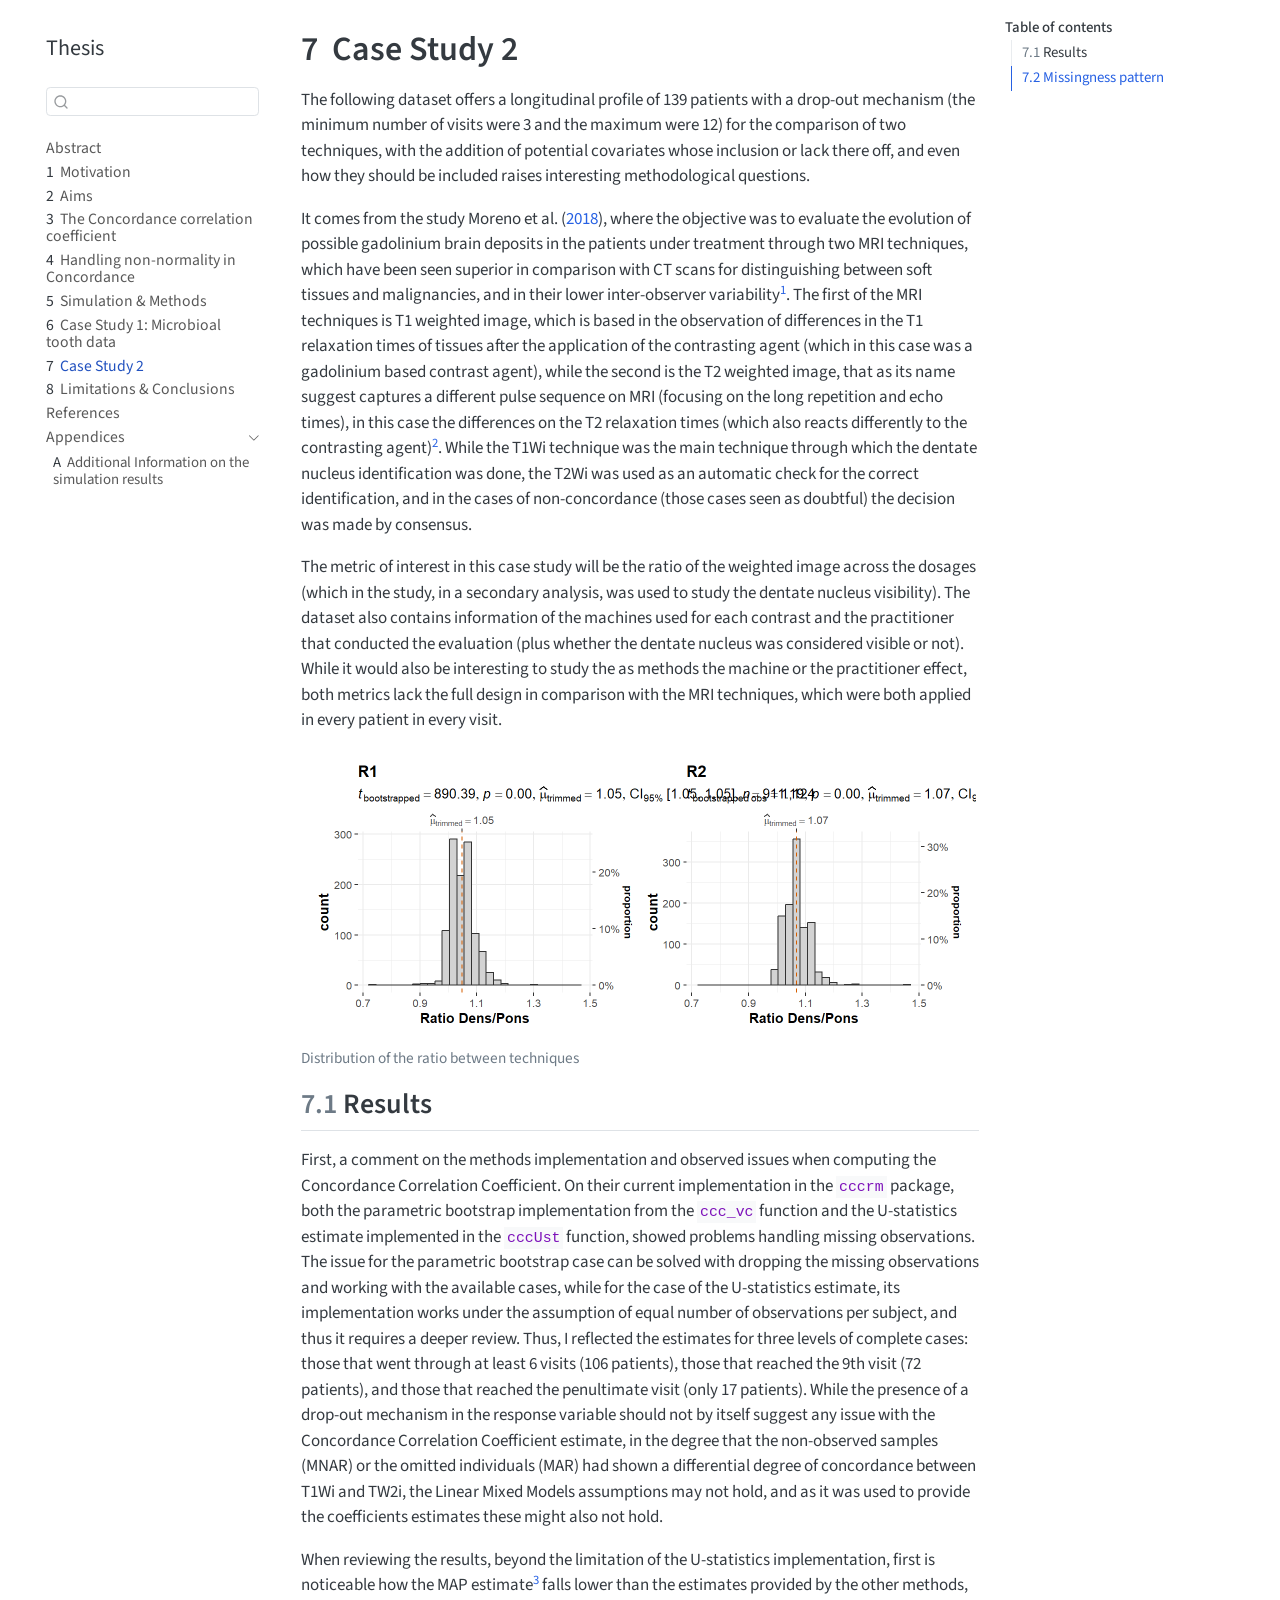
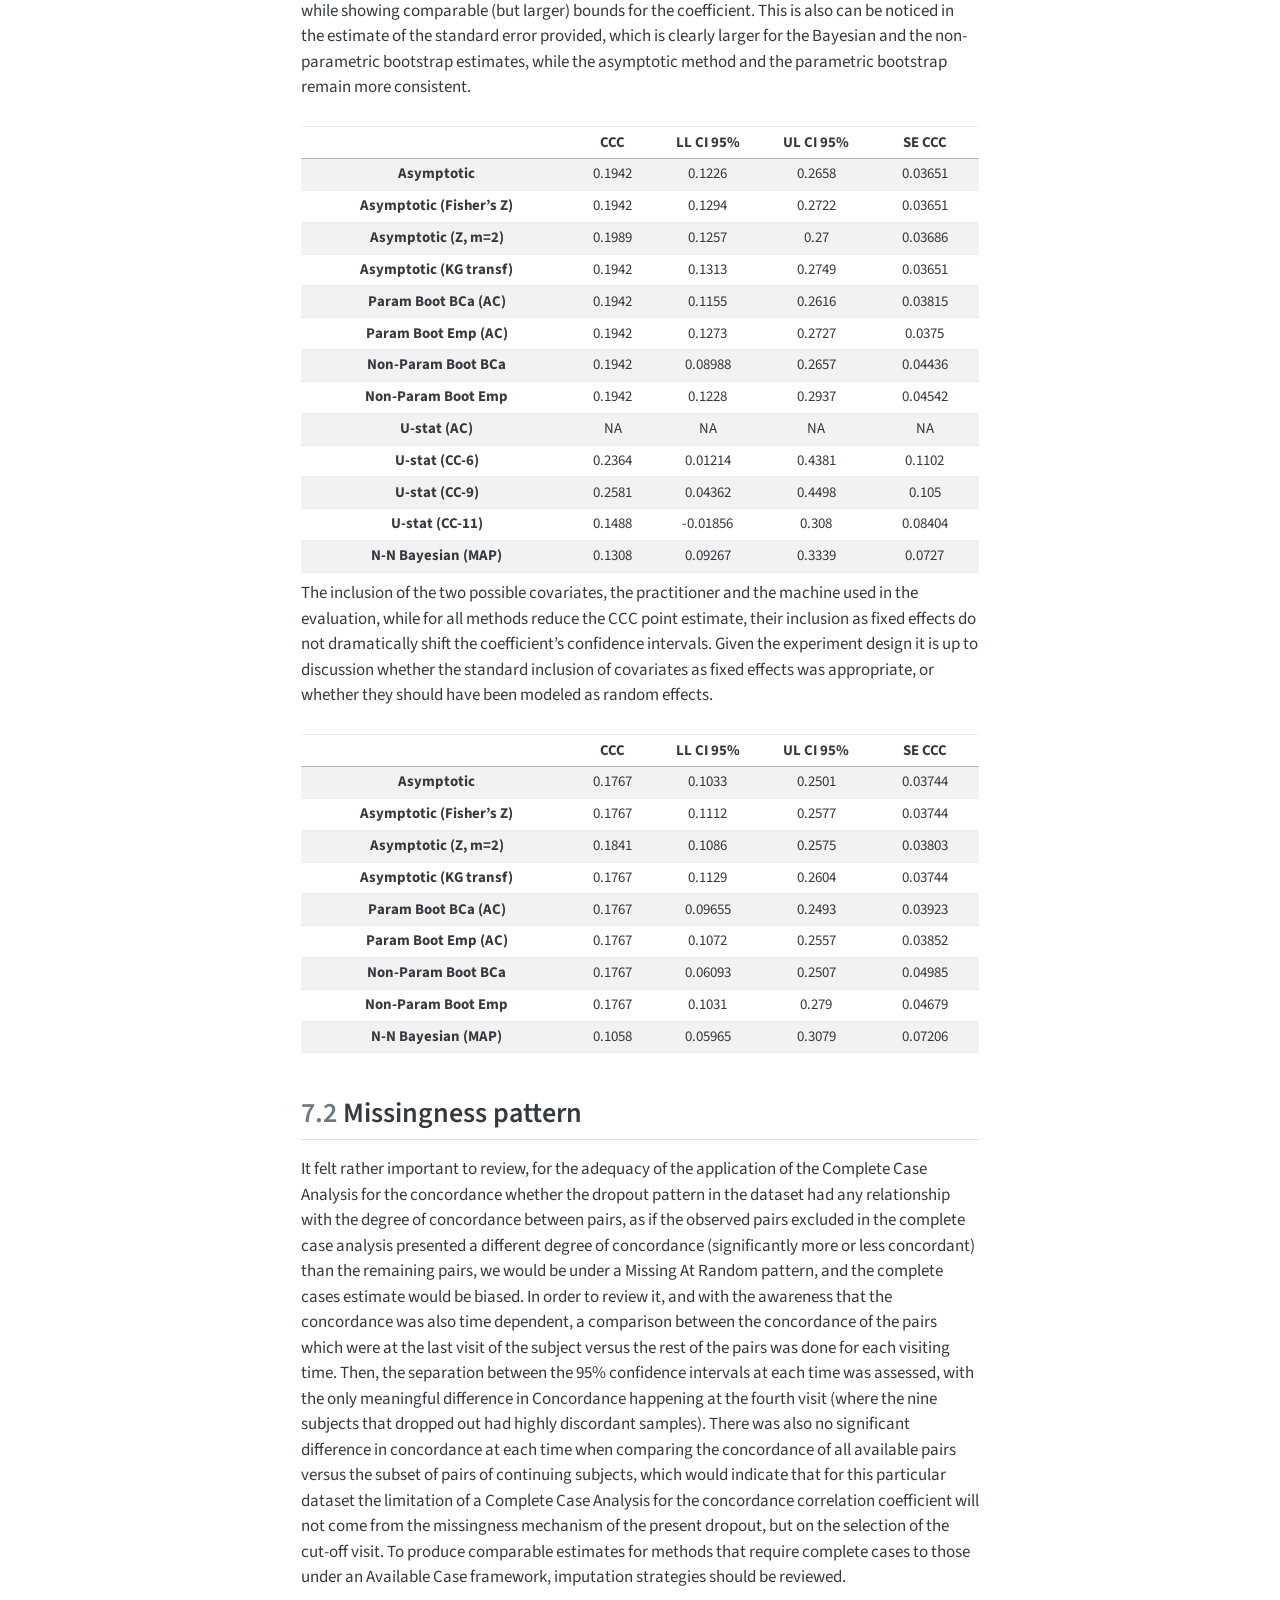
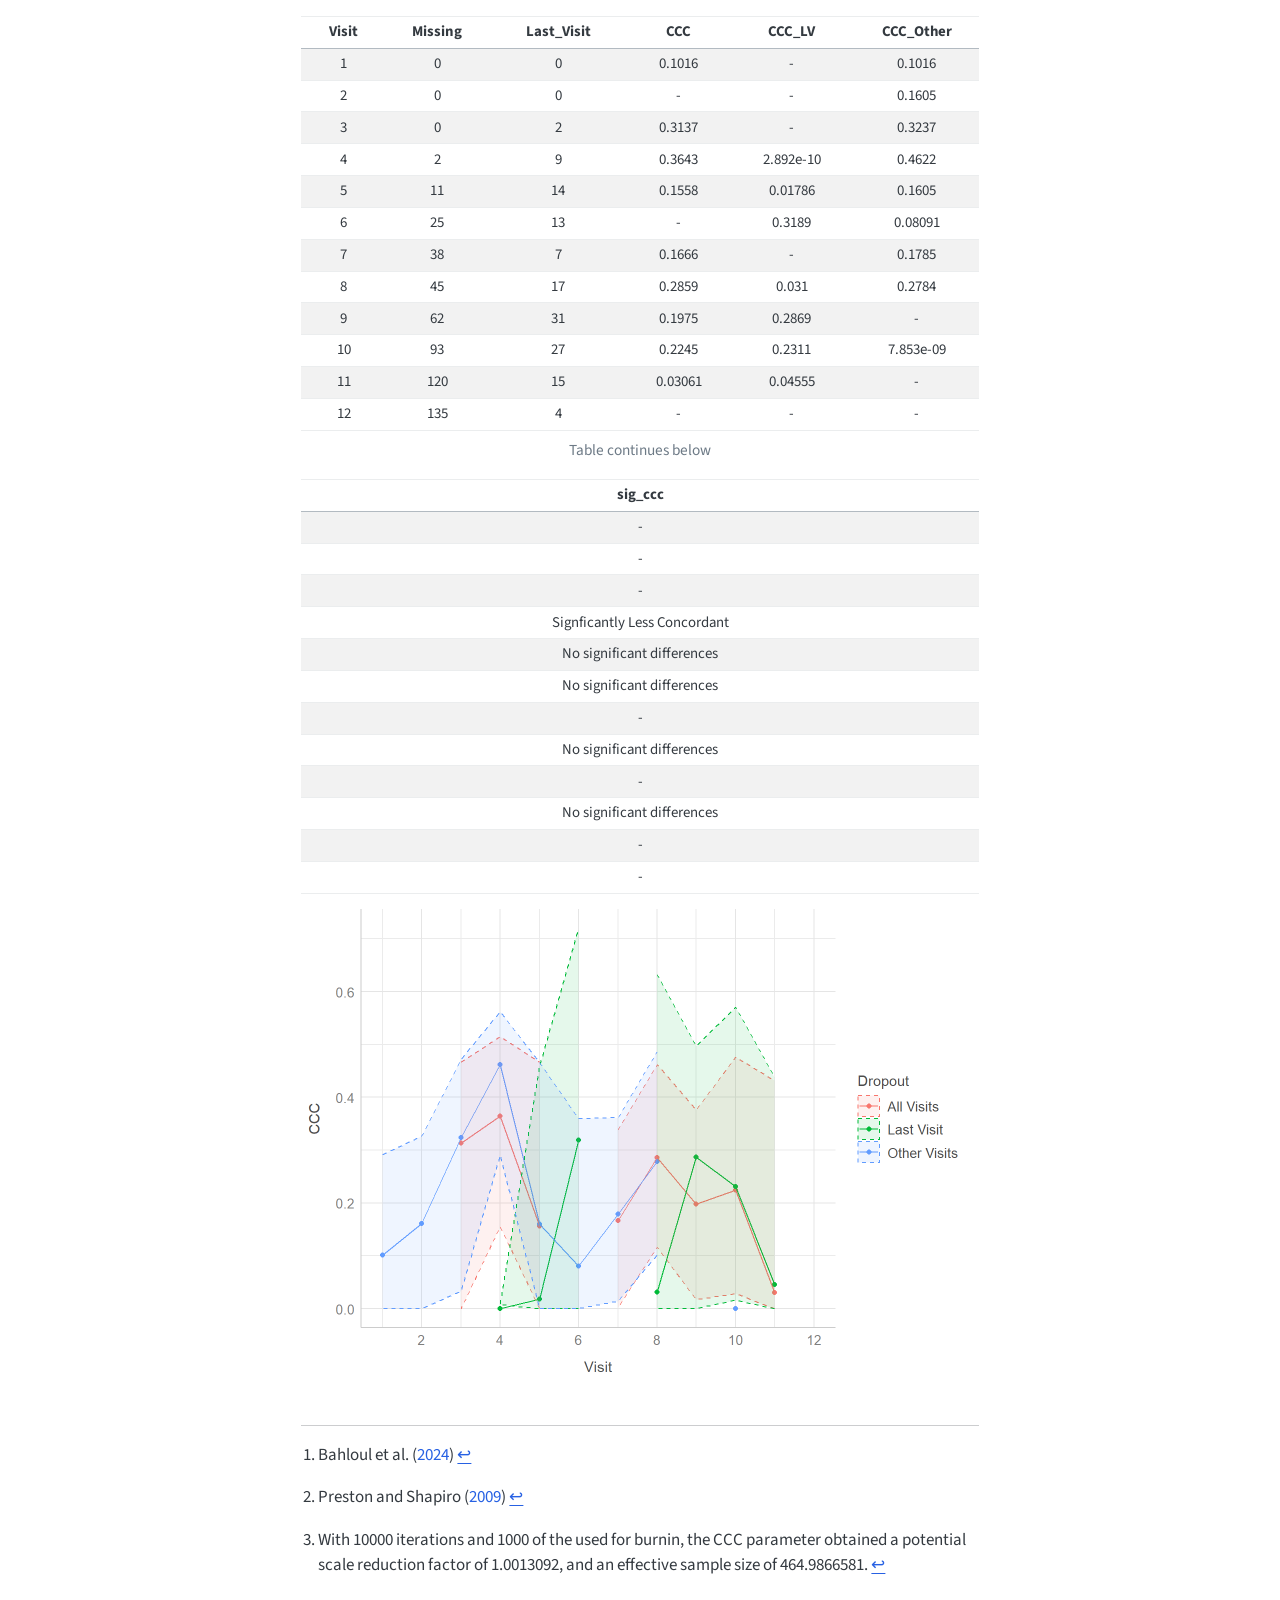
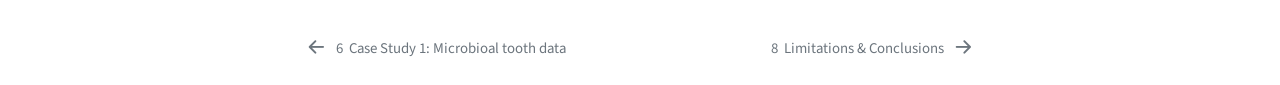
<file: Thesis/_book/07_Case_Study2.html>
<!DOCTYPE html>
<html xmlns="http://www.w3.org/1999/xhtml" lang="en" xml:lang="en"><head>

<meta charset="utf-8">
<meta name="generator" content="quarto-1.5.37">

<meta name="viewport" content="width=device-width, initial-scale=1.0, user-scalable=yes">


<title>Thesis – 7&nbsp; Case Study 2</title>
<style>
code{white-space: pre-wrap;}
span.smallcaps{font-variant: small-caps;}
div.columns{display: flex; gap: min(4vw, 1.5em);}
div.column{flex: auto; overflow-x: auto;}
div.hanging-indent{margin-left: 1.5em; text-indent: -1.5em;}
ul.task-list{list-style: none;}
ul.task-list li input[type="checkbox"] {
  width: 0.8em;
  margin: 0 0.8em 0.2em -1em; /* quarto-specific, see https://github.com/quarto-dev/quarto-cli/issues/4556 */ 
  vertical-align: middle;
}
/* CSS for citations */
div.csl-bib-body { }
div.csl-entry {
  clear: both;
  margin-bottom: 0em;
}
.hanging-indent div.csl-entry {
  margin-left:2em;
  text-indent:-2em;
}
div.csl-left-margin {
  min-width:2em;
  float:left;
}
div.csl-right-inline {
  margin-left:2em;
  padding-left:1em;
}
div.csl-indent {
  margin-left: 2em;
}</style>


<script src="site_libs/quarto-nav/quarto-nav.js"></script>
<script src="site_libs/quarto-nav/headroom.min.js"></script>
<script src="site_libs/clipboard/clipboard.min.js"></script>
<script src="site_libs/quarto-search/autocomplete.umd.js"></script>
<script src="site_libs/quarto-search/fuse.min.js"></script>
<script src="site_libs/quarto-search/quarto-search.js"></script>
<meta name="quarto:offset" content="./">
<link href="./08_Limitations_Conclusions.html" rel="next">
<link href="./06_Case_Study1.html" rel="prev">
<script src="site_libs/quarto-html/quarto.js"></script>
<script src="site_libs/quarto-html/popper.min.js"></script>
<script src="site_libs/quarto-html/tippy.umd.min.js"></script>
<script src="site_libs/quarto-html/anchor.min.js"></script>
<link href="site_libs/quarto-html/tippy.css" rel="stylesheet">
<link href="site_libs/quarto-html/quarto-syntax-highlighting.css" rel="stylesheet" id="quarto-text-highlighting-styles">
<script src="site_libs/bootstrap/bootstrap.min.js"></script>
<link href="site_libs/bootstrap/bootstrap-icons.css" rel="stylesheet">
<link href="site_libs/bootstrap/bootstrap.min.css" rel="stylesheet" id="quarto-bootstrap" data-mode="light">
<script id="quarto-search-options" type="application/json">{
  "location": "sidebar",
  "copy-button": false,
  "collapse-after": 3,
  "panel-placement": "start",
  "type": "textbox",
  "limit": 50,
  "keyboard-shortcut": [
    "f",
    "/",
    "s"
  ],
  "show-item-context": false,
  "language": {
    "search-no-results-text": "No results",
    "search-matching-documents-text": "matching documents",
    "search-copy-link-title": "Copy link to search",
    "search-hide-matches-text": "Hide additional matches",
    "search-more-match-text": "more match in this document",
    "search-more-matches-text": "more matches in this document",
    "search-clear-button-title": "Clear",
    "search-text-placeholder": "",
    "search-detached-cancel-button-title": "Cancel",
    "search-submit-button-title": "Submit",
    "search-label": "Search"
  }
}</script>


</head>

<body class="nav-sidebar floating">

<div id="quarto-search-results"></div>
  <header id="quarto-header" class="headroom fixed-top">
  <nav class="quarto-secondary-nav">
    <div class="container-fluid d-flex">
      <button type="button" class="quarto-btn-toggle btn" data-bs-toggle="collapse" role="button" data-bs-target=".quarto-sidebar-collapse-item" aria-controls="quarto-sidebar" aria-expanded="false" aria-label="Toggle sidebar navigation" onclick="if (window.quartoToggleHeadroom) { window.quartoToggleHeadroom(); }">
        <i class="bi bi-layout-text-sidebar-reverse"></i>
      </button>
        <nav class="quarto-page-breadcrumbs" aria-label="breadcrumb"><ol class="breadcrumb"><li class="breadcrumb-item"><a href="./07_Case_Study2.html"><span class="chapter-number">7</span>&nbsp; <span class="chapter-title">Case Study 2</span></a></li></ol></nav>
        <a class="flex-grow-1" role="navigation" data-bs-toggle="collapse" data-bs-target=".quarto-sidebar-collapse-item" aria-controls="quarto-sidebar" aria-expanded="false" aria-label="Toggle sidebar navigation" onclick="if (window.quartoToggleHeadroom) { window.quartoToggleHeadroom(); }">      
        </a>
      <button type="button" class="btn quarto-search-button" aria-label="Search" onclick="window.quartoOpenSearch();">
        <i class="bi bi-search"></i>
      </button>
    </div>
  </nav>
</header>
<!-- content -->
<div id="quarto-content" class="quarto-container page-columns page-rows-contents page-layout-article">
<!-- sidebar -->
  <nav id="quarto-sidebar" class="sidebar collapse collapse-horizontal quarto-sidebar-collapse-item sidebar-navigation floating overflow-auto">
    <div class="pt-lg-2 mt-2 text-left sidebar-header">
    <div class="sidebar-title mb-0 py-0">
      <a href="./">Thesis</a> 
    </div>
      </div>
        <div class="mt-2 flex-shrink-0 align-items-center">
        <div class="sidebar-search">
        <div id="quarto-search" class="" title="Search"></div>
        </div>
        </div>
    <div class="sidebar-menu-container"> 
    <ul class="list-unstyled mt-1">
        <li class="sidebar-item">
  <div class="sidebar-item-container"> 
  <a href="./index.html" class="sidebar-item-text sidebar-link">
 <span class="menu-text">Abstract</span></a>
  </div>
</li>
        <li class="sidebar-item">
  <div class="sidebar-item-container"> 
  <a href="./01_Background.html" class="sidebar-item-text sidebar-link">
 <span class="menu-text"><span class="chapter-number">1</span>&nbsp; <span class="chapter-title">Motivation</span></span></a>
  </div>
</li>
        <li class="sidebar-item">
  <div class="sidebar-item-container"> 
  <a href="./02_Aims.html" class="sidebar-item-text sidebar-link">
 <span class="menu-text"><span class="chapter-number">2</span>&nbsp; <span class="chapter-title">Aims</span></span></a>
  </div>
</li>
        <li class="sidebar-item">
  <div class="sidebar-item-container"> 
  <a href="./02_Literature_review.html" class="sidebar-item-text sidebar-link">
 <span class="menu-text"><span class="chapter-number">3</span>&nbsp; <span class="chapter-title">The Concordance correlation coefficient</span></span></a>
  </div>
</li>
        <li class="sidebar-item">
  <div class="sidebar-item-container"> 
  <a href="./03_Concordance.html" class="sidebar-item-text sidebar-link">
 <span class="menu-text"><span class="chapter-number">4</span>&nbsp; <span class="chapter-title">Handling non-normality in Concordance</span></span></a>
  </div>
</li>
        <li class="sidebar-item">
  <div class="sidebar-item-container"> 
  <a href="./05_Sim.html" class="sidebar-item-text sidebar-link">
 <span class="menu-text"><span class="chapter-number">5</span>&nbsp; <span class="chapter-title">Simulation &amp; Methods</span></span></a>
  </div>
</li>
        <li class="sidebar-item">
  <div class="sidebar-item-container"> 
  <a href="./06_Case_Study1.html" class="sidebar-item-text sidebar-link">
 <span class="menu-text"><span class="chapter-number">6</span>&nbsp; <span class="chapter-title">Case Study 1: Microbioal tooth data</span></span></a>
  </div>
</li>
        <li class="sidebar-item">
  <div class="sidebar-item-container"> 
  <a href="./07_Case_Study2.html" class="sidebar-item-text sidebar-link active">
 <span class="menu-text"><span class="chapter-number">7</span>&nbsp; <span class="chapter-title">Case Study 2</span></span></a>
  </div>
</li>
        <li class="sidebar-item">
  <div class="sidebar-item-container"> 
  <a href="./08_Limitations_Conclusions.html" class="sidebar-item-text sidebar-link">
 <span class="menu-text"><span class="chapter-number">8</span>&nbsp; <span class="chapter-title">Limitations &amp; Conclusions</span></span></a>
  </div>
</li>
        <li class="sidebar-item">
  <div class="sidebar-item-container"> 
  <a href="./references.html" class="sidebar-item-text sidebar-link">
 <span class="menu-text">References</span></a>
  </div>
</li>
        <li class="sidebar-item sidebar-item-section">
      <div class="sidebar-item-container"> 
            <a class="sidebar-item-text sidebar-link text-start" data-bs-toggle="collapse" data-bs-target="#quarto-sidebar-section-1" role="navigation" aria-expanded="true">
 <span class="menu-text">Appendices</span></a>
          <a class="sidebar-item-toggle text-start" data-bs-toggle="collapse" data-bs-target="#quarto-sidebar-section-1" role="navigation" aria-expanded="true" aria-label="Toggle section">
            <i class="bi bi-chevron-right ms-2"></i>
          </a> 
      </div>
      <ul id="quarto-sidebar-section-1" class="collapse list-unstyled sidebar-section depth1 show">  
          <li class="sidebar-item">
  <div class="sidebar-item-container"> 
  <a href="./sim_tables.html" class="sidebar-item-text sidebar-link">
 <span class="menu-text"><span class="chapter-number">A</span>&nbsp; <span class="chapter-title">Additional Information on the simulation results</span></span></a>
  </div>
</li>
      </ul>
  </li>
    </ul>
    </div>
</nav>
<div id="quarto-sidebar-glass" class="quarto-sidebar-collapse-item" data-bs-toggle="collapse" data-bs-target=".quarto-sidebar-collapse-item"></div>
<!-- margin-sidebar -->
    <div id="quarto-margin-sidebar" class="sidebar margin-sidebar">
        <nav id="TOC" role="doc-toc" class="toc-active">
    <h2 id="toc-title">Table of contents</h2>
   
  <ul>
  <li><a href="#results" id="toc-results" class="nav-link active" data-scroll-target="#results"><span class="header-section-number">7.1</span> Results</a></li>
  <li><a href="#missingness-pattern" id="toc-missingness-pattern" class="nav-link" data-scroll-target="#missingness-pattern"><span class="header-section-number">7.2</span> Missingness pattern</a></li>
  </ul>
</nav>
    </div>
<!-- main -->
<main class="content" id="quarto-document-content">

<header id="title-block-header" class="quarto-title-block default">
<div class="quarto-title">
<h1 class="title"><span class="chapter-number">7</span>&nbsp; <span class="chapter-title">Case Study 2</span></h1>
</div>



<div class="quarto-title-meta">

    
  
    
  </div>
  


</header>


<p>The following dataset offers a longitudinal profile of 139 patients with a drop-out mechanism (the minimum number of visits were 3 and the maximum were 12) for the comparison of two techniques, with the addition of potential covariates whose inclusion or lack there off, and even how they should be included raises interesting methodological questions.</p>
<p>It comes from the study <span class="citation" data-cites="moreno2018">Moreno et al. (<a href="references.html#ref-moreno2018" role="doc-biblioref">2018</a>)</span>, where the objective was to evaluate the evolution of possible gadolinium brain deposits in the patients under treatment through two MRI techniques, which have been seen superior in comparison with CT scans for distinguishing between soft tissues and malignancies, and in their lower inter-observer variability<a href="#fn1" class="footnote-ref" id="fnref1" role="doc-noteref"><sup>1</sup></a>. The first of the MRI techniques is T1 weighted image, which is based in the observation of differences in the T1 relaxation times of tissues after the application of the contrasting agent (which in this case was a gadolinium based contrast agent), while the second is the T2 weighted image, that as its name suggest captures a different pulse sequence on MRI (focusing on the long repetition and echo times), in this case the differences on the T2 relaxation times (which also reacts differently to the contrasting agent)<a href="#fn2" class="footnote-ref" id="fnref2" role="doc-noteref"><sup>2</sup></a>. While the T1Wi technique was the main technique through which the dentate nucleus identification was done, the T2Wi was used as an automatic check for the correct identification, and in the cases of non-concordance (those cases seen as doubtful) the decision was made by consensus.</p>
<p>The metric of interest in this case study will be the ratio of the weighted image across the dosages (which in the study, in a secondary analysis, was used to study the dentate nucleus visibility). The dataset also contains information of the machines used for each contrast and the practitioner that conducted the evaluation (plus whether the dentate nucleus was considered visible or not). While it would also be interesting to study the as methods the machine or the practitioner effect, both metrics lack the full design in comparison with the MRI techniques, which were both applied in every patient in every visit.</p>
<div class="cell">
<div class="cell-output-display">
<div class="quarto-figure quarto-figure-center">
<figure class="figure">
<p><img src="07_Case_Study2_files/figure-html/unnamed-chunk-2-1.png" class="img-fluid figure-img" width="672"></p>
<figcaption>Distribution of the ratio between techniques</figcaption>
</figure>
</div>
</div>
</div>
<section id="results" class="level2" data-number="7.1">
<h2 data-number="7.1" class="anchored" data-anchor-id="results"><span class="header-section-number">7.1</span> Results</h2>
<p>First, a comment on the methods implementation and observed issues when computing the Concordance Correlation Coefficient. On their current implementation in the <code>cccrm</code> package, both the parametric bootstrap implementation from the <code>ccc_vc</code> function and the U-statistics estimate implemented in the <code>cccUst</code> function, showed problems handling missing observations. The issue for the parametric bootstrap case can be solved with dropping the missing observations and working with the available cases, while for the case of the U-statistics estimate, its implementation works under the assumption of equal number of observations per subject, and thus it requires a deeper review. Thus, I reflected the estimates for three levels of complete cases: those that went through at least 6 visits (106 patients), those that reached the 9th visit (72 patients), and those that reached the penultimate visit (only 17 patients). While the presence of a drop-out mechanism in the response variable should not by itself suggest any issue with the Concordance Correlation Coefficient estimate, in the degree that the non-observed samples (MNAR) or the omitted individuals (MAR) had shown a differential degree of concordance between T1Wi and TW2i, the Linear Mixed Models assumptions may not hold, and as it was used to provide the coefficients estimates these might also not hold.</p>
<p>When reviewing the results, beyond the limitation of the U-statistics implementation, first is noticeable how the MAP estimate<a href="#fn3" class="footnote-ref" id="fnref3" role="doc-noteref"><sup>3</sup></a> falls lower than the estimates provided by the other methods, while showing comparable (but larger) bounds for the coefficient. This is also can be noticed in the estimate of the standard error provided, which is clearly larger for the Bayesian and the non-parametric bootstrap estimates, while the asymptotic method and the parametric bootstrap remain more consistent.</p>
<div class="cell">
<div class="cell-output-display">
<table class="table table-sm table-striped small">
<colgroup>
<col style="width: 40%">
<col style="width: 12%">
<col style="width: 16%">
<col style="width: 16%">
<col style="width: 16%">
</colgroup>
<thead>
<tr class="header">
<th style="text-align: center;">&nbsp;</th>
<th style="text-align: center;">CCC</th>
<th style="text-align: center;">LL CI 95%</th>
<th style="text-align: center;">UL CI 95%</th>
<th style="text-align: center;">SE CCC</th>
</tr>
</thead>
<tbody>
<tr class="odd">
<td style="text-align: center;"><strong>Asymptotic</strong></td>
<td style="text-align: center;">0.1942</td>
<td style="text-align: center;">0.1226</td>
<td style="text-align: center;">0.2658</td>
<td style="text-align: center;">0.03651</td>
</tr>
<tr class="even">
<td style="text-align: center;"><strong>Asymptotic (Fisher’s Z)</strong></td>
<td style="text-align: center;">0.1942</td>
<td style="text-align: center;">0.1294</td>
<td style="text-align: center;">0.2722</td>
<td style="text-align: center;">0.03651</td>
</tr>
<tr class="odd">
<td style="text-align: center;"><strong>Asymptotic (Z, m=2)</strong></td>
<td style="text-align: center;">0.1989</td>
<td style="text-align: center;">0.1257</td>
<td style="text-align: center;">0.27</td>
<td style="text-align: center;">0.03686</td>
</tr>
<tr class="even">
<td style="text-align: center;"><strong>Asymptotic (KG transf)</strong></td>
<td style="text-align: center;">0.1942</td>
<td style="text-align: center;">0.1313</td>
<td style="text-align: center;">0.2749</td>
<td style="text-align: center;">0.03651</td>
</tr>
<tr class="odd">
<td style="text-align: center;"><strong>Param Boot BCa (AC)</strong></td>
<td style="text-align: center;">0.1942</td>
<td style="text-align: center;">0.1155</td>
<td style="text-align: center;">0.2616</td>
<td style="text-align: center;">0.03815</td>
</tr>
<tr class="even">
<td style="text-align: center;"><strong>Param Boot Emp (AC)</strong></td>
<td style="text-align: center;">0.1942</td>
<td style="text-align: center;">0.1273</td>
<td style="text-align: center;">0.2727</td>
<td style="text-align: center;">0.0375</td>
</tr>
<tr class="odd">
<td style="text-align: center;"><strong>Non-Param Boot BCa</strong></td>
<td style="text-align: center;">0.1942</td>
<td style="text-align: center;">0.08988</td>
<td style="text-align: center;">0.2657</td>
<td style="text-align: center;">0.04436</td>
</tr>
<tr class="even">
<td style="text-align: center;"><strong>Non-Param Boot Emp</strong></td>
<td style="text-align: center;">0.1942</td>
<td style="text-align: center;">0.1228</td>
<td style="text-align: center;">0.2937</td>
<td style="text-align: center;">0.04542</td>
</tr>
<tr class="odd">
<td style="text-align: center;"><strong>U-stat (AC)</strong></td>
<td style="text-align: center;">NA</td>
<td style="text-align: center;">NA</td>
<td style="text-align: center;">NA</td>
<td style="text-align: center;">NA</td>
</tr>
<tr class="even">
<td style="text-align: center;"><strong>U-stat (CC-6)</strong></td>
<td style="text-align: center;">0.2364</td>
<td style="text-align: center;">0.01214</td>
<td style="text-align: center;">0.4381</td>
<td style="text-align: center;">0.1102</td>
</tr>
<tr class="odd">
<td style="text-align: center;"><strong>U-stat (CC-9)</strong></td>
<td style="text-align: center;">0.2581</td>
<td style="text-align: center;">0.04362</td>
<td style="text-align: center;">0.4498</td>
<td style="text-align: center;">0.105</td>
</tr>
<tr class="even">
<td style="text-align: center;"><strong>U-stat (CC-11)</strong></td>
<td style="text-align: center;">0.1488</td>
<td style="text-align: center;">-0.01856</td>
<td style="text-align: center;">0.308</td>
<td style="text-align: center;">0.08404</td>
</tr>
<tr class="odd">
<td style="text-align: center;"><strong>N-N Bayesian (MAP)</strong></td>
<td style="text-align: center;">0.1308</td>
<td style="text-align: center;">0.09267</td>
<td style="text-align: center;">0.3339</td>
<td style="text-align: center;">0.0727</td>
</tr>
</tbody>
</table>
</div>
</div>
<p>The inclusion of the two possible covariates, the practitioner and the machine used in the evaluation, while for all methods reduce the CCC point estimate, their inclusion as fixed effects do not dramatically shift the coefficient’s confidence intervals. Given the experiment design it is up to discussion whether the standard inclusion of covariates as fixed effects was appropriate, or whether they should have been modeled as random effects.</p>
<div class="cell">
<div class="cell-output-display">
<table class="table table-sm table-striped small">
<colgroup>
<col style="width: 40%">
<col style="width: 12%">
<col style="width: 16%">
<col style="width: 16%">
<col style="width: 16%">
</colgroup>
<thead>
<tr class="header">
<th style="text-align: center;">&nbsp;</th>
<th style="text-align: center;">CCC</th>
<th style="text-align: center;">LL CI 95%</th>
<th style="text-align: center;">UL CI 95%</th>
<th style="text-align: center;">SE CCC</th>
</tr>
</thead>
<tbody>
<tr class="odd">
<td style="text-align: center;"><strong>Asymptotic</strong></td>
<td style="text-align: center;">0.1767</td>
<td style="text-align: center;">0.1033</td>
<td style="text-align: center;">0.2501</td>
<td style="text-align: center;">0.03744</td>
</tr>
<tr class="even">
<td style="text-align: center;"><strong>Asymptotic (Fisher’s Z)</strong></td>
<td style="text-align: center;">0.1767</td>
<td style="text-align: center;">0.1112</td>
<td style="text-align: center;">0.2577</td>
<td style="text-align: center;">0.03744</td>
</tr>
<tr class="odd">
<td style="text-align: center;"><strong>Asymptotic (Z, m=2)</strong></td>
<td style="text-align: center;">0.1841</td>
<td style="text-align: center;">0.1086</td>
<td style="text-align: center;">0.2575</td>
<td style="text-align: center;">0.03803</td>
</tr>
<tr class="even">
<td style="text-align: center;"><strong>Asymptotic (KG transf)</strong></td>
<td style="text-align: center;">0.1767</td>
<td style="text-align: center;">0.1129</td>
<td style="text-align: center;">0.2604</td>
<td style="text-align: center;">0.03744</td>
</tr>
<tr class="odd">
<td style="text-align: center;"><strong>Param Boot BCa (AC)</strong></td>
<td style="text-align: center;">0.1767</td>
<td style="text-align: center;">0.09655</td>
<td style="text-align: center;">0.2493</td>
<td style="text-align: center;">0.03923</td>
</tr>
<tr class="even">
<td style="text-align: center;"><strong>Param Boot Emp (AC)</strong></td>
<td style="text-align: center;">0.1767</td>
<td style="text-align: center;">0.1072</td>
<td style="text-align: center;">0.2557</td>
<td style="text-align: center;">0.03852</td>
</tr>
<tr class="odd">
<td style="text-align: center;"><strong>Non-Param Boot BCa</strong></td>
<td style="text-align: center;">0.1767</td>
<td style="text-align: center;">0.06093</td>
<td style="text-align: center;">0.2507</td>
<td style="text-align: center;">0.04985</td>
</tr>
<tr class="even">
<td style="text-align: center;"><strong>Non-Param Boot Emp</strong></td>
<td style="text-align: center;">0.1767</td>
<td style="text-align: center;">0.1031</td>
<td style="text-align: center;">0.279</td>
<td style="text-align: center;">0.04679</td>
</tr>
<tr class="odd">
<td style="text-align: center;"><strong>N-N Bayesian (MAP)</strong></td>
<td style="text-align: center;">0.1058</td>
<td style="text-align: center;">0.05965</td>
<td style="text-align: center;">0.3079</td>
<td style="text-align: center;">0.07206</td>
</tr>
</tbody>
</table>
</div>
</div>
</section>
<section id="missingness-pattern" class="level2" data-number="7.2">
<h2 data-number="7.2" class="anchored" data-anchor-id="missingness-pattern"><span class="header-section-number">7.2</span> Missingness pattern</h2>
<p>It felt rather important to review, for the adequacy of the application of the Complete Case Analysis for the concordance whether the dropout pattern in the dataset had any relationship with the degree of concordance between pairs, as if the observed pairs excluded in the complete case analysis presented a different degree of concordance (significantly more or less concordant) than the remaining pairs, we would be under a Missing At Random pattern, and the complete cases estimate would be biased. In order to review it, and with the awareness that the concordance was also time dependent, a comparison between the concordance of the pairs which were at the last visit of the subject versus the rest of the pairs was done for each visiting time. Then, the separation between the 95% confidence intervals at each time was assessed, with the only meaningful difference in Concordance happening at the fourth visit (where the nine subjects that dropped out had highly discordant samples). There was also no significant difference in concordance at each time when comparing the concordance of all available pairs versus the subset of pairs of continuing subjects, which would indicate that for this particular dataset the limitation of a Complete Case Analysis for the concordance correlation coefficient will not come from the missingness mechanism of the present dropout, but on the selection of the cut-off visit. To produce comparable estimates for methods that require complete cases to those under an Available Case framework, imputation strategies should be reviewed.</p>
<div class="cell">
<div class="cell-output-display">
<table class="table table-sm table-striped small">
<caption>Table continues below</caption>
<colgroup>
<col style="width: 11%">
<col style="width: 13%">
<col style="width: 18%">
<col style="width: 13%">
<col style="width: 16%">
<col style="width: 16%">
</colgroup>
<thead>
<tr class="header">
<th style="text-align: center;">Visit</th>
<th style="text-align: center;">Missing</th>
<th style="text-align: center;">Last_Visit</th>
<th style="text-align: center;">CCC</th>
<th style="text-align: center;">CCC_LV</th>
<th style="text-align: center;">CCC_Other</th>
</tr>
</thead>
<tbody>
<tr class="odd">
<td style="text-align: center;">1</td>
<td style="text-align: center;">0</td>
<td style="text-align: center;">0</td>
<td style="text-align: center;">0.1016</td>
<td style="text-align: center;">-</td>
<td style="text-align: center;">0.1016</td>
</tr>
<tr class="even">
<td style="text-align: center;">2</td>
<td style="text-align: center;">0</td>
<td style="text-align: center;">0</td>
<td style="text-align: center;">-</td>
<td style="text-align: center;">-</td>
<td style="text-align: center;">0.1605</td>
</tr>
<tr class="odd">
<td style="text-align: center;">3</td>
<td style="text-align: center;">0</td>
<td style="text-align: center;">2</td>
<td style="text-align: center;">0.3137</td>
<td style="text-align: center;">-</td>
<td style="text-align: center;">0.3237</td>
</tr>
<tr class="even">
<td style="text-align: center;">4</td>
<td style="text-align: center;">2</td>
<td style="text-align: center;">9</td>
<td style="text-align: center;">0.3643</td>
<td style="text-align: center;">2.892e-10</td>
<td style="text-align: center;">0.4622</td>
</tr>
<tr class="odd">
<td style="text-align: center;">5</td>
<td style="text-align: center;">11</td>
<td style="text-align: center;">14</td>
<td style="text-align: center;">0.1558</td>
<td style="text-align: center;">0.01786</td>
<td style="text-align: center;">0.1605</td>
</tr>
<tr class="even">
<td style="text-align: center;">6</td>
<td style="text-align: center;">25</td>
<td style="text-align: center;">13</td>
<td style="text-align: center;">-</td>
<td style="text-align: center;">0.3189</td>
<td style="text-align: center;">0.08091</td>
</tr>
<tr class="odd">
<td style="text-align: center;">7</td>
<td style="text-align: center;">38</td>
<td style="text-align: center;">7</td>
<td style="text-align: center;">0.1666</td>
<td style="text-align: center;">-</td>
<td style="text-align: center;">0.1785</td>
</tr>
<tr class="even">
<td style="text-align: center;">8</td>
<td style="text-align: center;">45</td>
<td style="text-align: center;">17</td>
<td style="text-align: center;">0.2859</td>
<td style="text-align: center;">0.031</td>
<td style="text-align: center;">0.2784</td>
</tr>
<tr class="odd">
<td style="text-align: center;">9</td>
<td style="text-align: center;">62</td>
<td style="text-align: center;">31</td>
<td style="text-align: center;">0.1975</td>
<td style="text-align: center;">0.2869</td>
<td style="text-align: center;">-</td>
</tr>
<tr class="even">
<td style="text-align: center;">10</td>
<td style="text-align: center;">93</td>
<td style="text-align: center;">27</td>
<td style="text-align: center;">0.2245</td>
<td style="text-align: center;">0.2311</td>
<td style="text-align: center;">7.853e-09</td>
</tr>
<tr class="odd">
<td style="text-align: center;">11</td>
<td style="text-align: center;">120</td>
<td style="text-align: center;">15</td>
<td style="text-align: center;">0.03061</td>
<td style="text-align: center;">0.04555</td>
<td style="text-align: center;">-</td>
</tr>
<tr class="even">
<td style="text-align: center;">12</td>
<td style="text-align: center;">135</td>
<td style="text-align: center;">4</td>
<td style="text-align: center;">-</td>
<td style="text-align: center;">-</td>
<td style="text-align: center;">-</td>
</tr>
</tbody>
</table>
<table class="table table-sm table-striped small">
<colgroup>
<col style="width: 43%">
</colgroup>
<thead>
<tr class="header">
<th style="text-align: center;">sig_ccc</th>
</tr>
</thead>
<tbody>
<tr class="odd">
<td style="text-align: center;">-</td>
</tr>
<tr class="even">
<td style="text-align: center;">-</td>
</tr>
<tr class="odd">
<td style="text-align: center;">-</td>
</tr>
<tr class="even">
<td style="text-align: center;">Signficantly Less Concordant</td>
</tr>
<tr class="odd">
<td style="text-align: center;">No significant differences</td>
</tr>
<tr class="even">
<td style="text-align: center;">No significant differences</td>
</tr>
<tr class="odd">
<td style="text-align: center;">-</td>
</tr>
<tr class="even">
<td style="text-align: center;">No significant differences</td>
</tr>
<tr class="odd">
<td style="text-align: center;">-</td>
</tr>
<tr class="even">
<td style="text-align: center;">No significant differences</td>
</tr>
<tr class="odd">
<td style="text-align: center;">-</td>
</tr>
<tr class="even">
<td style="text-align: center;">-</td>
</tr>
</tbody>
</table>
</div>
<div class="cell-output-display">
<div>
<figure class="figure">
<p><img src="07_Case_Study2_files/figure-html/unnamed-chunk-14-1.png" class="img-fluid figure-img" width="672"></p>
</figure>
</div>
</div>
</div>


<div id="refs" class="references csl-bib-body hanging-indent" data-entry-spacing="0" role="list" style="display: none">
<div id="ref-Feng2014" class="csl-entry" role="listitem">
n.d.
</div>
<div id="ref-armour2024" class="csl-entry" role="listitem">
Armour, Marc, Joanne Michou, Imogen Schofield, and Karla Borland. 2024. <span>“Agreement of Doppler Ultrasound and Visual Sphygmomanometer Needle Oscillation with Invasive Blood Pressure in Anaesthetised Dogs.”</span> <em>Animals</em> 14 (19): 2756. <a href="https://doi.org/10.3390/ani14192756">https://doi.org/10.3390/ani14192756</a>.
</div>
<div id="ref-bahloul2024" class="csl-entry" role="listitem">
Bahloul, Mohamed A., Saima Jabeen, Sara Benoumhani, Habib Abdulmohsen Alsaleh, Zehor Belkhatir, and Areej Al-Wabil. 2024. <span>“Advancements in Synthetic CT Generation from MRI: A Review of Techniques, and Trends in Radiation Therapy Planning.”</span> <em>Journal of Applied Clinical Medical Physics</em> 25 (11). <a href="https://doi.org/10.1002/acm2.14499">https://doi.org/10.1002/acm2.14499</a>.
</div>
<div id="ref-barnhart2002" class="csl-entry" role="listitem">
Barnhart, Huiman X., Michael Haber, and Jingli Song. 2002. <span>“Overall Concordance Correlation Coefficient for Evaluating Agreement Among Multiple Observers.”</span> <em>Biometrics</em> 58 (4): 1020–27. <a href="https://doi.org/10.1111/j.0006-341x.2002.01020.x">https://doi.org/10.1111/j.0006-341x.2002.01020.x</a>.
</div>
<div id="ref-bhattacharjee2015" class="csl-entry" role="listitem">
Bhattacharjee, Atanu, and Tapesh Bhattacharyya. 2015. <span>“Bayesian Concordance Correlation Coefficient with Application to Repeatedly Measured Data.”</span> <em>Turkiye Klinikleri Journal of Biostatistics</em> 7 (2): 55–62. <a href="https://doi.org/10.5336/biostatic.2015-46702">https://doi.org/10.5336/biostatic.2015-46702</a>.
</div>
<div id="ref-glmmTMB" class="csl-entry" role="listitem">
Brooks, Mollie E., Kasper Kristensen, Koen J. van, Arni Magnusson, Casper W. Berg, Anders Nielsen, Hans J. Skaug, Martin Maechler, and Benjamin M. Bolker. 2017. <span>“<span></span>glmmTMB<span></span> Balances Speed and Flexibility Among Packages for Zero-Inflated Generalized Linear Mixed Modeling”</span> 9. <a href="https://doi.org/10.32614/RJ-2017-066">https://doi.org/10.32614/RJ-2017-066</a>.
</div>
<div id="ref-brms" class="csl-entry" role="listitem">
Bürkner, Paul-Christian. 2017a. <span>“<span></span>Brms<span></span>: An <span></span>r<span></span> Package for <span></span>Bayesian<span></span> Multilevel Models Using <span></span>Stan<span></span>”</span> 80. <a href="https://doi.org/10.18637/jss.v080.i01">https://doi.org/10.18637/jss.v080.i01</a>.
</div>
<div id="ref-brms-2" class="csl-entry" role="listitem">
———. 2017b. <span>“<span></span>Brms<span></span>: An <span></span>r<span></span> Package for <span></span>Bayesian<span></span> Multilevel Models Using <span></span>Stan<span></span>”</span> 80. <a href="https://doi.org/10.18637/jss.v080.i01">https://doi.org/10.18637/jss.v080.i01</a>.
</div>
<div id="ref-carrasco2009a" class="csl-entry" role="listitem">
Carrasco, Josep L. 2009. <span>“A Generalized Concordance Correlation Coefficient Based on the Variance Components Generalized Linear Mixed Models for Overdispersed Count Data.”</span> <em>Biometrics</em> 66 (3): 897–904. <a href="https://doi.org/10.1111/j.1541-0420.2009.01335.x">https://doi.org/10.1111/j.1541-0420.2009.01335.x</a>.
</div>
<div id="ref-carrasco2003" class="csl-entry" role="listitem">
Carrasco, Josep L., and Lluís Jover. 2003. <span>“Estimating the Generalized Concordance Correlation Coefficient Through Variance Components.”</span> <em>Biometrics</em> 59 (4): 849–58. <a href="https://doi.org/10.1111/j.0006-341x.2003.00099.x">https://doi.org/10.1111/j.0006-341x.2003.00099.x</a>.
</div>
<div id="ref-carrasco2007" class="csl-entry" role="listitem">
Carrasco, Josep L., Lluis Jover, Tonya S. King, and Vernon M. Chinchilli. 2007. <span>“Comparison of Concordance Correlation Coefficient Estimating Approaches with Skewed Data.”</span> <em>Journal of Biopharmaceutical Statistics</em> 17 (4): 673–84. <a href="https://doi.org/10.1080/10543400701329463">https://doi.org/10.1080/10543400701329463</a>.
</div>
<div id="ref-carrasco2009" class="csl-entry" role="listitem">
Carrasco, Josep L., Tonya S. King, and Vernon M. Chinchilli. 2009. <span>“The Concordance Correlation Coefficient for Repeated Measures Estimated by Variance Components.”</span> <em>Journal of Biopharmaceutical Statistics</em> 19 (1): 90–105. <a href="https://doi.org/10.1080/10543400802527890">https://doi.org/10.1080/10543400802527890</a>.
</div>
<div id="ref-cccrm" class="csl-entry" role="listitem">
Carrasco, Josep Lluis, and Gonzalo Peon Pena. 2024. <span>“Cccrm: Concordance Correlation Coefficient for Repeated (and Non-Repeated) Measures.”</span>
</div>
<div id="ref-carrasco2013" class="csl-entry" role="listitem">
Carrasco, Josep L., Brenda R. Phillips, Josep Puig-Martinez, Tonya S. King, and Vernon M. Chinchilli. 2013. <span>“Estimation of the Concordance Correlation Coefficient for Repeated Measures Using SAS and R.”</span> <em>Computer Methods and Programs in Biomedicine</em> 109 (3): 293–304. <a href="https://doi.org/10.1016/j.cmpb.2012.09.002">https://doi.org/10.1016/j.cmpb.2012.09.002</a>.
</div>
<div id="ref-chen2008" class="csl-entry" role="listitem">
Chen, Chia-Cheng, and Huiman X. Barnhart. 2008. <span>“Comparison of ICC and CCC for Assessing Agreement for Data Without and with Replications.”</span> <em>Computational Statistics &amp; Data Analysis</em> 53 (2): 554–64. <a href="https://doi.org/10.1016/j.csda.2008.09.026">https://doi.org/10.1016/j.csda.2008.09.026</a>.
</div>
<div id="ref-cohen1960" class="csl-entry" role="listitem">
Cohen, Jacob. 1960. <span>“A Coefficient of Agreement for Nominal Scales.”</span> <em>Educational and Psychological Measurement</em> 20 (1): 37–46. <a href="https://doi.org/10.1177/001316446002000104">https://doi.org/10.1177/001316446002000104</a>.
</div>
<div id="ref-cohen1968" class="csl-entry" role="listitem">
———. 1968. <span>“Weighted Kappa: Nominal Scale Agreement Provision for Scaled Disagreement or Partial Credit.”</span> <em>Psychological Bulletin</em> 70 (4): 213–20. <a href="https://doi.org/10.1037/h0026256">https://doi.org/10.1037/h0026256</a>.
</div>
<div id="ref-lin2000" class="csl-entry" role="listitem">
<span>“Correction: A Note on the Concordance Correlation Coefficient.”</span> 2000. <em>Biometrics</em> 56 (1): 324–25.
</div>
<div id="ref-donner2002" class="csl-entry" role="listitem">
Donner, Allan, and Guangyong Zou. 2002. <span>“Testing the Equality of Dependent Intraclass Correlation Coefficients.”</span> <em>Journal of the Royal Statistical Society: Series D (The Statistician)</em> 51 (3): 367–79. <a href="https://doi.org/10.1111/1467-9884.00324">https://doi.org/10.1111/1467-9884.00324</a>.
</div>
<div id="ref-efron1979" class="csl-entry" role="listitem">
Efron, B. 1979. <span>“Bootstrap Methods: Another Look at the Jackknife.”</span> <em>The Annals of Statistics</em> 7 (1). <a href="https://doi.org/10.1214/aos/1176344552">https://doi.org/10.1214/aos/1176344552</a>.
</div>
<div id="ref-efron1987" class="csl-entry" role="listitem">
Efron, Bradley. 1987. <span>“Better Bootstrap Confidence Intervals.”</span> <em>Journal of the American Statistical Association</em> 82 (397): 171–85. <a href="https://doi.org/10.1080/01621459.1987.10478410">https://doi.org/10.1080/01621459.1987.10478410</a>.
</div>
<div id="ref-agRee" class="csl-entry" role="listitem">
Feng, Dai. 2020a. <span>“agRee: Various Methods for Measuring Agreement.”</span> <a href="https://CRAN.R-project.org/package=agRee">https://CRAN.R-project.org/package=agRee</a>.
</div>
<div id="ref-agRee-2" class="csl-entry" role="listitem">
———. 2020b. <span>“agRee: Various Methods for Measuring Agreement.”</span> <a href="https://CRAN.R-project.org/package=agRee">https://CRAN.R-project.org/package=agRee</a>.
</div>
<div id="ref-feng2013" class="csl-entry" role="listitem">
Feng, Dai, Richard Baumgartner, and Vladimir Svetnik. 2013. <span>“A Short Note on Jackknifing the Concordance Correlation Coefficient.”</span> <em>Statistics in Medicine</em> 33 (3): 514–16. <a href="https://doi.org/10.1002/sim.5931">https://doi.org/10.1002/sim.5931</a>.
</div>
<div id="ref-feng2015" class="csl-entry" role="listitem">
———. 2015. <span>“A Bayesian Estimate of the Concordance Correlation Coefficient with Skewed Data.”</span> <em>Pharmaceutical Statistics</em> 14 (4): 350–58. <a href="https://doi.org/10.1002/pst.1692">https://doi.org/10.1002/pst.1692</a>.
</div>
<div id="ref-feng2018" class="csl-entry" role="listitem">
———. 2018. <span>“A Bayesian Framework for Estimating the Concordance Correlation Coefficient Using Skew-Elliptical Distributions.”</span> <em>The International Journal of Biostatistics</em> 14 (1). <a href="https://doi.org/10.1515/ijb-2017-0050">https://doi.org/10.1515/ijb-2017-0050</a>.
</div>
<div id="ref-fisher1925" class="csl-entry" role="listitem">
Fisher, R. A. 1925. <em>Statistical Methods for Research Workers, 11th Ed. Rev.</em> Edited by Oliver and Boyd. Edinburgh: Oliver; Boyd.
</div>
<div id="ref-gatti2024" class="csl-entry" role="listitem">
Gatti, Stefano, Emanuele Rezoagli, Fabiana Madotto, Giuseppe Foti, and Giacomo Bellani. 2024. <span>“A Non-Invasive Continuous and Real-Time Volumetric Monitoring in Spontaneous Breathing Subjects Based on Bioimpedance<span></span>ExSpiron®Xi: A Validation Study in Healthy Volunteers.”</span> <em>Journal of Clinical Monitoring and Computing</em> 38 (2): 539–51. <a href="https://doi.org/10.1007/s10877-023-01107-0">https://doi.org/10.1007/s10877-023-01107-0</a>.
</div>
<div id="ref-king2001a" class="csl-entry" role="listitem">
King, Tonya S., and Vernon M. Chinchilli. 2001a. <span>“ROBUST ESTIMATORS OF THE CONCORDANCE CORRELATION COEFFICIENT.”</span> <em>Journal of Biopharmaceutical Statistics</em> 11 (3): 83–105. <a href="https://doi.org/10.1081/bip-100107651">https://doi.org/10.1081/bip-100107651</a>.
</div>
<div id="ref-king2001" class="csl-entry" role="listitem">
———. 2001b. <span>“A Generalized Concordance Correlation Coefficient for Continuous and Categorical Data.”</span> <em>Statistics in Medicine</em> 20 (14): 2131–47. <a href="https://doi.org/10.1002/sim.845">https://doi.org/10.1002/sim.845</a>.
</div>
<div id="ref-king2007" class="csl-entry" role="listitem">
King, Tonya S., Vernon M. Chinchilli, and Josep L. Carrasco. 2007. <span>“A Repeated Measures Concordance Correlation Coefficient.”</span> <em>Statistics in Medicine</em> 26 (16): 3095–3113. <a href="https://doi.org/10.1002/sim.2778">https://doi.org/10.1002/sim.2778</a>.
</div>
<div id="ref-konishi1987" class="csl-entry" role="listitem">
Konishi, Sadanori, and A. K. Gupta. 1987. <span>“Inferences about Interclass and Intraclass Correlations from Familial Data.”</span> In, 225–33. Springer Netherlands. <a href="https://doi.org/10.1007/978-94-009-4794-8_12">https://doi.org/10.1007/978-94-009-4794-8_12</a>.
</div>
<div id="ref-lin1989" class="csl-entry" role="listitem">
Lin, Lawrence I-Kuei. 1989. <span>“A Concordance Correlation Coefficient to Evaluate Reproducibility.”</span> <em>Biometrics</em> 45 (1): 255. <a href="https://doi.org/10.2307/2532051">https://doi.org/10.2307/2532051</a>.
</div>
<div id="ref-lin2007" class="csl-entry" role="listitem">
Lin, Lawrence, A. S. Hedayat, and Wenting Wu. 2007. <span>“A Unified Approach for Assessing Agreement for Continuous and Categorical Data.”</span> <em>Journal of Biopharmaceutical Statistics</em> 17 (4): 629–52. <a href="https://doi.org/10.1080/10543400701376498">https://doi.org/10.1080/10543400701376498</a>.
</div>
<div id="ref-lüdecke2021" class="csl-entry" role="listitem">
Lüdecke, Daniel, Mattan Ben-Shachar, Indrajeet Patil, Philip Waggoner, and Dominique Makowski. 2021. <span>“Performance: An r Package for Assessment, Comparison and Testing of Statistical Models.”</span> <em>Journal of Open Source Software</em> 6 (60): 3139. <a href="https://doi.org/10.21105/joss.03139">https://doi.org/10.21105/joss.03139</a>.
</div>
<div id="ref-mitra2022" class="csl-entry" role="listitem">
Mitra, Vikramjit, Hsiang-Yun Sherry Chien, Vasudha Kowtha, Joseph Yitan Cheng, and Erdrin Azemi. 2022. <span>“Speech Emotion: Investigating Model Representations, Multi-Task Learning and Knowledge Distillation.”</span> <em>Interspeech 2022</em>, September, 4715–19. <a href="https://doi.org/10.21437/interspeech.2022-957">https://doi.org/10.21437/interspeech.2022-957</a>.
</div>
<div id="ref-moreno2018" class="csl-entry" role="listitem">
Moreno, J, NB Vaz, JC Soler, JL Carrasco, S Podlipnick, S Puig, and Oleaga L. 2018. <span>“High Signal Intensity in the Dentate Nucleus on Unenhanced T1-Weighted MR Images in Melanoma Patients Receiving Macrocyclic Gadolinium-Based Contrast.”</span> <em>Journal of Radiology and Diagnostic Methods</em> 1.
</div>
<div id="ref-pek2018" class="csl-entry" role="listitem">
Pek, Jolynn, Octavia Wong, and Augustine C. M. Wong. 2018. <span>“How to Address Non-Normality: A Taxonomy of Approaches, Reviewed, and Illustrated.”</span> <em>Frontiers in Psychology</em> 9 (November). <a href="https://doi.org/10.3389/fpsyg.2018.02104">https://doi.org/10.3389/fpsyg.2018.02104</a>.
</div>
<div id="ref-neuroima2009" class="csl-entry" role="listitem">
Preston, D. C., and B. E. Shapiro, eds. 2009. <span>“Neuroimaging in Neurology: An Interactive CD.”</span> <em>American Journal of Neuroradiology</em> 30 (8): E125–25. <a href="https://doi.org/10.3174/ajnr.a1685">https://doi.org/10.3174/ajnr.a1685</a>.
</div>
<div id="ref-searle1992" class="csl-entry" role="listitem">
Searle, Shayle R., George Casella, and Charles E. McCulloch. 1992. <span>“Variance Components.”</span> <em>Wiley Series in Probability and Statistics</em>, March. <a href="https://doi.org/10.1002/9780470316856">https://doi.org/10.1002/9780470316856</a>.
</div>
<div id="ref-shirato2022" class="csl-entry" role="listitem">
Shirato, Midori, Keisuke Nakamura, Taichi Tenkumo, Yoshimi Niwano, Taro Kanno, Keiichi Sasaki, Peter Lingström, and Ulf Örtengren. 2022. <span>“Inhibition of Tooth Demineralization Caused by Streptococcus Mutans Biofilm via Antimicrobial Treatment Using Hydrogen Peroxide Photolysis.”</span> <em>Clinical Oral Investigations</em> 27 (2): 739–50. <a href="https://doi.org/10.1007/s00784-022-04821-2">https://doi.org/10.1007/s00784-022-04821-2</a>.
</div>
<div id="ref-rstan" class="csl-entry" role="listitem">
Stan Development Team. 2024. <span>“<span></span>RStan<span></span>: The <span></span>r<span></span> Interface to <span></span>Stan<span></span>.”</span> <a href="https://mc-stan.org/">https://mc-stan.org/</a>.
</div>
<div id="ref-tsai2018" class="csl-entry" role="listitem">
Tsai, Miao-Yu, and Chao-Chun Lin. 2018. <span>“Concordance Correlation Coefficients Estimated by Variance Components for Longitudinal Normal and Poisson Data.”</span> <em>Computational Statistics &amp; Data Analysis</em> 121 (May): 57–70. <a href="https://doi.org/10.1016/j.csda.2017.12.003">https://doi.org/10.1016/j.csda.2017.12.003</a>.
</div>
<div id="ref-vanbelle2017" class="csl-entry" role="listitem">
Vanbelle, Sophie, and Emmanuel Lesaffre. 2017. <span>“Modeling Agreement on Bounded Scales.”</span> <em>Statistical Methods in Medical Research</em> 27 (11): 3460–77. <a href="https://doi.org/10.1177/0962280217705709">https://doi.org/10.1177/0962280217705709</a>.
</div>
<div id="ref-wheatland2022" class="csl-entry" role="listitem">
Wheatland, Rand. 2022. <span>“Pervasive Abuse of Log-Transformed Data in Viral Load Analyses.”</span> <em>Clinical Microbiology and Infection</em> 28 (12): 1669–70. <a href="https://doi.org/10.1016/j.cmi.2022.08.020">https://doi.org/10.1016/j.cmi.2022.08.020</a>.
</div>
</div>
</section>
<section id="footnotes" class="footnotes footnotes-end-of-document" role="doc-endnotes">
<hr>
<ol>
<li id="fn1"><p><span class="citation" data-cites="bahloul2024">Bahloul et al. (<a href="references.html#ref-bahloul2024" role="doc-biblioref">2024</a>)</span><a href="#fnref1" class="footnote-back" role="doc-backlink">↩︎</a></p></li>
<li id="fn2"><p><span class="citation" data-cites="neuroima2009">Preston and Shapiro (<a href="references.html#ref-neuroima2009" role="doc-biblioref">2009</a>)</span><a href="#fnref2" class="footnote-back" role="doc-backlink">↩︎</a></p></li>
<li id="fn3"><p>With 10000 iterations and 1000 of the used for burnin, the CCC parameter obtained a potential scale reduction factor of 1.0013092, and an effective sample size of 464.9866581.<a href="#fnref3" class="footnote-back" role="doc-backlink">↩︎</a></p></li>
</ol>
</section>

</main> <!-- /main -->
<script id="quarto-html-after-body" type="application/javascript">
window.document.addEventListener("DOMContentLoaded", function (event) {
  const toggleBodyColorMode = (bsSheetEl) => {
    const mode = bsSheetEl.getAttribute("data-mode");
    const bodyEl = window.document.querySelector("body");
    if (mode === "dark") {
      bodyEl.classList.add("quarto-dark");
      bodyEl.classList.remove("quarto-light");
    } else {
      bodyEl.classList.add("quarto-light");
      bodyEl.classList.remove("quarto-dark");
    }
  }
  const toggleBodyColorPrimary = () => {
    const bsSheetEl = window.document.querySelector("link#quarto-bootstrap");
    if (bsSheetEl) {
      toggleBodyColorMode(bsSheetEl);
    }
  }
  toggleBodyColorPrimary();  
  const icon = "";
  const anchorJS = new window.AnchorJS();
  anchorJS.options = {
    placement: 'right',
    icon: icon
  };
  anchorJS.add('.anchored');
  const isCodeAnnotation = (el) => {
    for (const clz of el.classList) {
      if (clz.startsWith('code-annotation-')) {                     
        return true;
      }
    }
    return false;
  }
  const onCopySuccess = function(e) {
    // button target
    const button = e.trigger;
    // don't keep focus
    button.blur();
    // flash "checked"
    button.classList.add('code-copy-button-checked');
    var currentTitle = button.getAttribute("title");
    button.setAttribute("title", "Copied!");
    let tooltip;
    if (window.bootstrap) {
      button.setAttribute("data-bs-toggle", "tooltip");
      button.setAttribute("data-bs-placement", "left");
      button.setAttribute("data-bs-title", "Copied!");
      tooltip = new bootstrap.Tooltip(button, 
        { trigger: "manual", 
          customClass: "code-copy-button-tooltip",
          offset: [0, -8]});
      tooltip.show();    
    }
    setTimeout(function() {
      if (tooltip) {
        tooltip.hide();
        button.removeAttribute("data-bs-title");
        button.removeAttribute("data-bs-toggle");
        button.removeAttribute("data-bs-placement");
      }
      button.setAttribute("title", currentTitle);
      button.classList.remove('code-copy-button-checked');
    }, 1000);
    // clear code selection
    e.clearSelection();
  }
  const getTextToCopy = function(trigger) {
      const codeEl = trigger.previousElementSibling.cloneNode(true);
      for (const childEl of codeEl.children) {
        if (isCodeAnnotation(childEl)) {
          childEl.remove();
        }
      }
      return codeEl.innerText;
  }
  const clipboard = new window.ClipboardJS('.code-copy-button:not([data-in-quarto-modal])', {
    text: getTextToCopy
  });
  clipboard.on('success', onCopySuccess);
  if (window.document.getElementById('quarto-embedded-source-code-modal')) {
    // For code content inside modals, clipBoardJS needs to be initialized with a container option
    // TODO: Check when it could be a function (https://github.com/zenorocha/clipboard.js/issues/860)
    const clipboardModal = new window.ClipboardJS('.code-copy-button[data-in-quarto-modal]', {
      text: getTextToCopy,
      container: window.document.getElementById('quarto-embedded-source-code-modal')
    });
    clipboardModal.on('success', onCopySuccess);
  }
    var localhostRegex = new RegExp(/^(?:http|https):\/\/localhost\:?[0-9]*\//);
    var mailtoRegex = new RegExp(/^mailto:/);
      var filterRegex = new RegExp('/' + window.location.host + '/');
    var isInternal = (href) => {
        return filterRegex.test(href) || localhostRegex.test(href) || mailtoRegex.test(href);
    }
    // Inspect non-navigation links and adorn them if external
 	var links = window.document.querySelectorAll('a[href]:not(.nav-link):not(.navbar-brand):not(.toc-action):not(.sidebar-link):not(.sidebar-item-toggle):not(.pagination-link):not(.no-external):not([aria-hidden]):not(.dropdown-item):not(.quarto-navigation-tool):not(.about-link)');
    for (var i=0; i<links.length; i++) {
      const link = links[i];
      if (!isInternal(link.href)) {
        // undo the damage that might have been done by quarto-nav.js in the case of
        // links that we want to consider external
        if (link.dataset.originalHref !== undefined) {
          link.href = link.dataset.originalHref;
        }
      }
    }
  function tippyHover(el, contentFn, onTriggerFn, onUntriggerFn) {
    const config = {
      allowHTML: true,
      maxWidth: 500,
      delay: 100,
      arrow: false,
      appendTo: function(el) {
          return el.parentElement;
      },
      interactive: true,
      interactiveBorder: 10,
      theme: 'quarto',
      placement: 'bottom-start',
    };
    if (contentFn) {
      config.content = contentFn;
    }
    if (onTriggerFn) {
      config.onTrigger = onTriggerFn;
    }
    if (onUntriggerFn) {
      config.onUntrigger = onUntriggerFn;
    }
    window.tippy(el, config); 
  }
  const noterefs = window.document.querySelectorAll('a[role="doc-noteref"]');
  for (var i=0; i<noterefs.length; i++) {
    const ref = noterefs[i];
    tippyHover(ref, function() {
      // use id or data attribute instead here
      let href = ref.getAttribute('data-footnote-href') || ref.getAttribute('href');
      try { href = new URL(href).hash; } catch {}
      const id = href.replace(/^#\/?/, "");
      const note = window.document.getElementById(id);
      if (note) {
        return note.innerHTML;
      } else {
        return "";
      }
    });
  }
  const xrefs = window.document.querySelectorAll('a.quarto-xref');
  const processXRef = (id, note) => {
    // Strip column container classes
    const stripColumnClz = (el) => {
      el.classList.remove("page-full", "page-columns");
      if (el.children) {
        for (const child of el.children) {
          stripColumnClz(child);
        }
      }
    }
    stripColumnClz(note)
    if (id === null || id.startsWith('sec-')) {
      // Special case sections, only their first couple elements
      const container = document.createElement("div");
      if (note.children && note.children.length > 2) {
        container.appendChild(note.children[0].cloneNode(true));
        for (let i = 1; i < note.children.length; i++) {
          const child = note.children[i];
          if (child.tagName === "P" && child.innerText === "") {
            continue;
          } else {
            container.appendChild(child.cloneNode(true));
            break;
          }
        }
        if (window.Quarto?.typesetMath) {
          window.Quarto.typesetMath(container);
        }
        return container.innerHTML
      } else {
        if (window.Quarto?.typesetMath) {
          window.Quarto.typesetMath(note);
        }
        return note.innerHTML;
      }
    } else {
      // Remove any anchor links if they are present
      const anchorLink = note.querySelector('a.anchorjs-link');
      if (anchorLink) {
        anchorLink.remove();
      }
      if (window.Quarto?.typesetMath) {
        window.Quarto.typesetMath(note);
      }
      // TODO in 1.5, we should make sure this works without a callout special case
      if (note.classList.contains("callout")) {
        return note.outerHTML;
      } else {
        return note.innerHTML;
      }
    }
  }
  for (var i=0; i<xrefs.length; i++) {
    const xref = xrefs[i];
    tippyHover(xref, undefined, function(instance) {
      instance.disable();
      let url = xref.getAttribute('href');
      let hash = undefined; 
      if (url.startsWith('#')) {
        hash = url;
      } else {
        try { hash = new URL(url).hash; } catch {}
      }
      if (hash) {
        const id = hash.replace(/^#\/?/, "");
        const note = window.document.getElementById(id);
        if (note !== null) {
          try {
            const html = processXRef(id, note.cloneNode(true));
            instance.setContent(html);
          } finally {
            instance.enable();
            instance.show();
          }
        } else {
          // See if we can fetch this
          fetch(url.split('#')[0])
          .then(res => res.text())
          .then(html => {
            const parser = new DOMParser();
            const htmlDoc = parser.parseFromString(html, "text/html");
            const note = htmlDoc.getElementById(id);
            if (note !== null) {
              const html = processXRef(id, note);
              instance.setContent(html);
            } 
          }).finally(() => {
            instance.enable();
            instance.show();
          });
        }
      } else {
        // See if we can fetch a full url (with no hash to target)
        // This is a special case and we should probably do some content thinning / targeting
        fetch(url)
        .then(res => res.text())
        .then(html => {
          const parser = new DOMParser();
          const htmlDoc = parser.parseFromString(html, "text/html");
          const note = htmlDoc.querySelector('main.content');
          if (note !== null) {
            // This should only happen for chapter cross references
            // (since there is no id in the URL)
            // remove the first header
            if (note.children.length > 0 && note.children[0].tagName === "HEADER") {
              note.children[0].remove();
            }
            const html = processXRef(null, note);
            instance.setContent(html);
          } 
        }).finally(() => {
          instance.enable();
          instance.show();
        });
      }
    }, function(instance) {
    });
  }
      let selectedAnnoteEl;
      const selectorForAnnotation = ( cell, annotation) => {
        let cellAttr = 'data-code-cell="' + cell + '"';
        let lineAttr = 'data-code-annotation="' +  annotation + '"';
        const selector = 'span[' + cellAttr + '][' + lineAttr + ']';
        return selector;
      }
      const selectCodeLines = (annoteEl) => {
        const doc = window.document;
        const targetCell = annoteEl.getAttribute("data-target-cell");
        const targetAnnotation = annoteEl.getAttribute("data-target-annotation");
        const annoteSpan = window.document.querySelector(selectorForAnnotation(targetCell, targetAnnotation));
        const lines = annoteSpan.getAttribute("data-code-lines").split(",");
        const lineIds = lines.map((line) => {
          return targetCell + "-" + line;
        })
        let top = null;
        let height = null;
        let parent = null;
        if (lineIds.length > 0) {
            //compute the position of the single el (top and bottom and make a div)
            const el = window.document.getElementById(lineIds[0]);
            top = el.offsetTop;
            height = el.offsetHeight;
            parent = el.parentElement.parentElement;
          if (lineIds.length > 1) {
            const lastEl = window.document.getElementById(lineIds[lineIds.length - 1]);
            const bottom = lastEl.offsetTop + lastEl.offsetHeight;
            height = bottom - top;
          }
          if (top !== null && height !== null && parent !== null) {
            // cook up a div (if necessary) and position it 
            let div = window.document.getElementById("code-annotation-line-highlight");
            if (div === null) {
              div = window.document.createElement("div");
              div.setAttribute("id", "code-annotation-line-highlight");
              div.style.position = 'absolute';
              parent.appendChild(div);
            }
            div.style.top = top - 2 + "px";
            div.style.height = height + 4 + "px";
            div.style.left = 0;
            let gutterDiv = window.document.getElementById("code-annotation-line-highlight-gutter");
            if (gutterDiv === null) {
              gutterDiv = window.document.createElement("div");
              gutterDiv.setAttribute("id", "code-annotation-line-highlight-gutter");
              gutterDiv.style.position = 'absolute';
              const codeCell = window.document.getElementById(targetCell);
              const gutter = codeCell.querySelector('.code-annotation-gutter');
              gutter.appendChild(gutterDiv);
            }
            gutterDiv.style.top = top - 2 + "px";
            gutterDiv.style.height = height + 4 + "px";
          }
          selectedAnnoteEl = annoteEl;
        }
      };
      const unselectCodeLines = () => {
        const elementsIds = ["code-annotation-line-highlight", "code-annotation-line-highlight-gutter"];
        elementsIds.forEach((elId) => {
          const div = window.document.getElementById(elId);
          if (div) {
            div.remove();
          }
        });
        selectedAnnoteEl = undefined;
      };
        // Handle positioning of the toggle
    window.addEventListener(
      "resize",
      throttle(() => {
        elRect = undefined;
        if (selectedAnnoteEl) {
          selectCodeLines(selectedAnnoteEl);
        }
      }, 10)
    );
    function throttle(fn, ms) {
    let throttle = false;
    let timer;
      return (...args) => {
        if(!throttle) { // first call gets through
            fn.apply(this, args);
            throttle = true;
        } else { // all the others get throttled
            if(timer) clearTimeout(timer); // cancel #2
            timer = setTimeout(() => {
              fn.apply(this, args);
              timer = throttle = false;
            }, ms);
        }
      };
    }
      // Attach click handler to the DT
      const annoteDls = window.document.querySelectorAll('dt[data-target-cell]');
      for (const annoteDlNode of annoteDls) {
        annoteDlNode.addEventListener('click', (event) => {
          const clickedEl = event.target;
          if (clickedEl !== selectedAnnoteEl) {
            unselectCodeLines();
            const activeEl = window.document.querySelector('dt[data-target-cell].code-annotation-active');
            if (activeEl) {
              activeEl.classList.remove('code-annotation-active');
            }
            selectCodeLines(clickedEl);
            clickedEl.classList.add('code-annotation-active');
          } else {
            // Unselect the line
            unselectCodeLines();
            clickedEl.classList.remove('code-annotation-active');
          }
        });
      }
  const findCites = (el) => {
    const parentEl = el.parentElement;
    if (parentEl) {
      const cites = parentEl.dataset.cites;
      if (cites) {
        return {
          el,
          cites: cites.split(' ')
        };
      } else {
        return findCites(el.parentElement)
      }
    } else {
      return undefined;
    }
  };
  var bibliorefs = window.document.querySelectorAll('a[role="doc-biblioref"]');
  for (var i=0; i<bibliorefs.length; i++) {
    const ref = bibliorefs[i];
    const citeInfo = findCites(ref);
    if (citeInfo) {
      tippyHover(citeInfo.el, function() {
        var popup = window.document.createElement('div');
        citeInfo.cites.forEach(function(cite) {
          var citeDiv = window.document.createElement('div');
          citeDiv.classList.add('hanging-indent');
          citeDiv.classList.add('csl-entry');
          var biblioDiv = window.document.getElementById('ref-' + cite);
          if (biblioDiv) {
            citeDiv.innerHTML = biblioDiv.innerHTML;
          }
          popup.appendChild(citeDiv);
        });
        return popup.innerHTML;
      });
    }
  }
});
</script>
<nav class="page-navigation">
  <div class="nav-page nav-page-previous">
      <a href="./06_Case_Study1.html" class="pagination-link" aria-label="Case Study 1: Microbioal tooth data">
        <i class="bi bi-arrow-left-short"></i> <span class="nav-page-text"><span class="chapter-number">6</span>&nbsp; <span class="chapter-title">Case Study 1: Microbioal tooth data</span></span>
      </a>          
  </div>
  <div class="nav-page nav-page-next">
      <a href="./08_Limitations_Conclusions.html" class="pagination-link" aria-label="Limitations &amp; Conclusions">
        <span class="nav-page-text"><span class="chapter-number">8</span>&nbsp; <span class="chapter-title">Limitations &amp; Conclusions</span></span> <i class="bi bi-arrow-right-short"></i>
      </a>
  </div>
</nav>
</div> <!-- /content -->




</body></html>
</file>
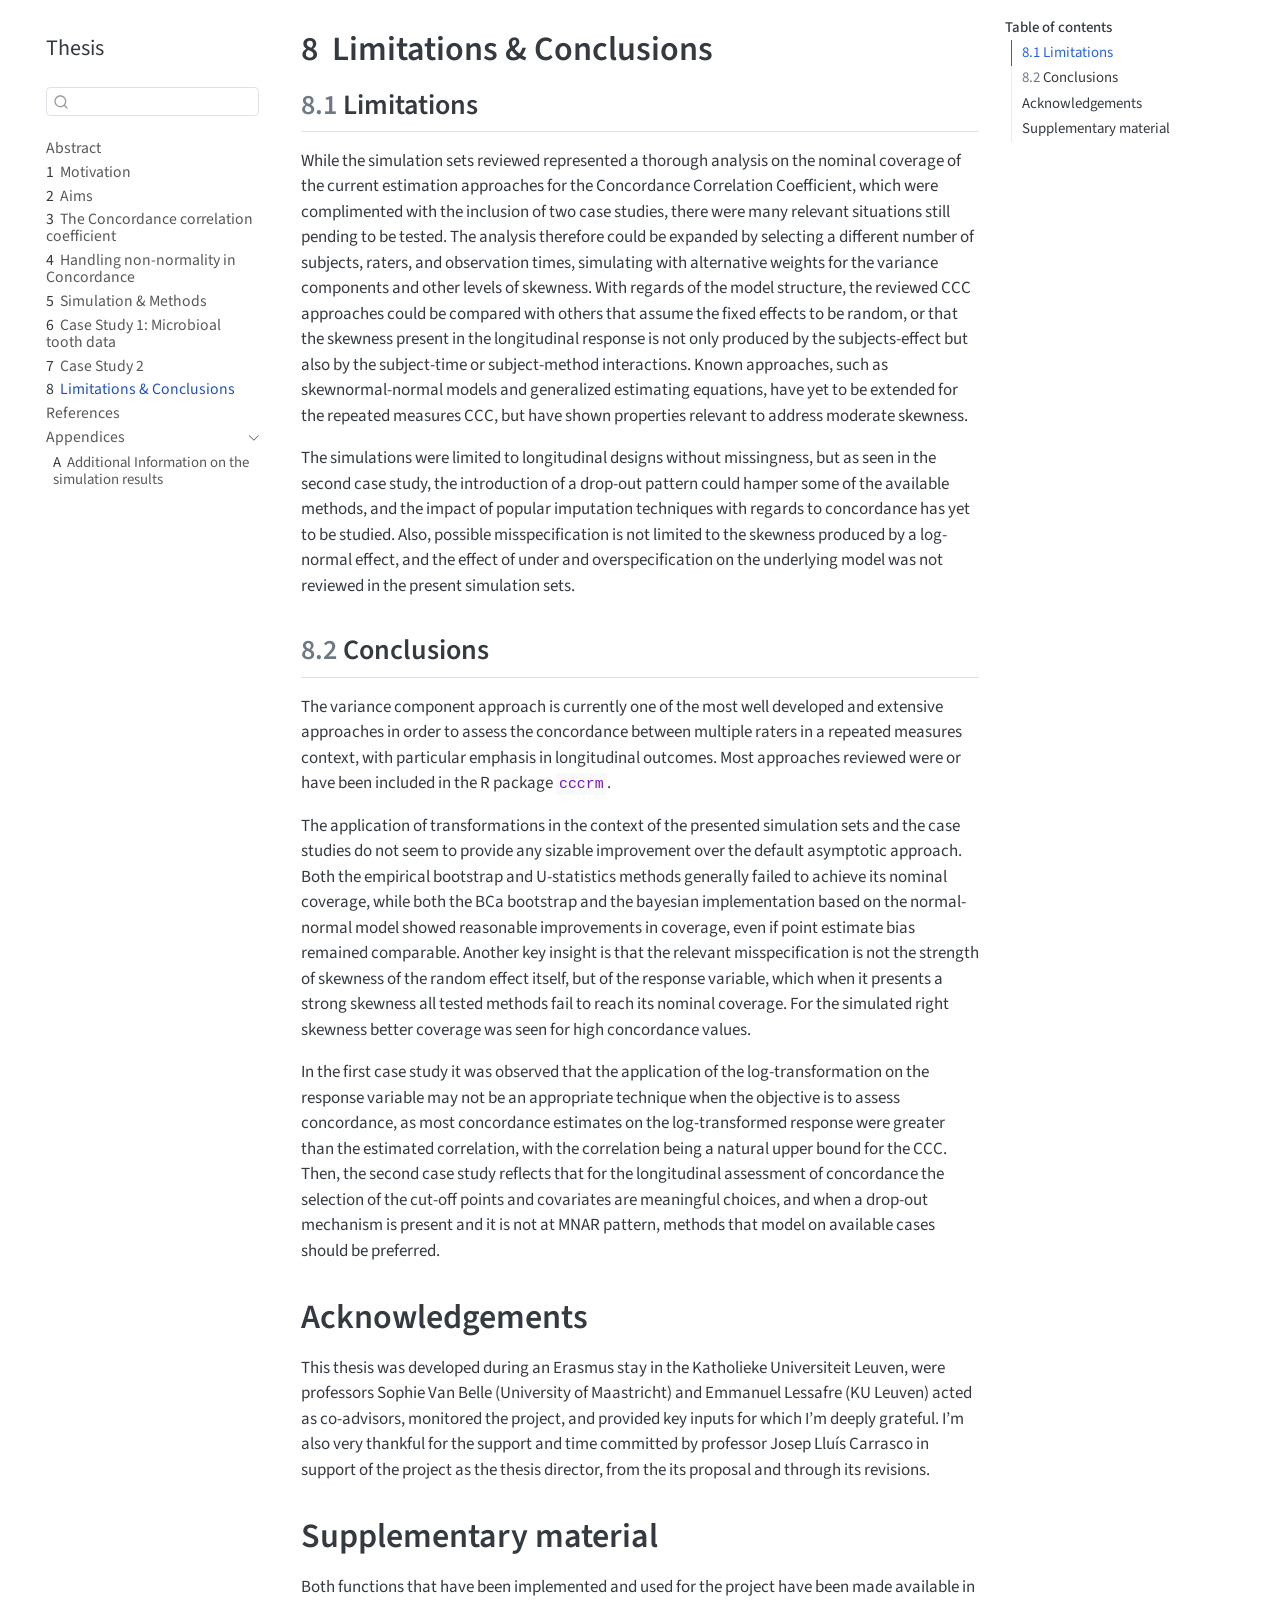
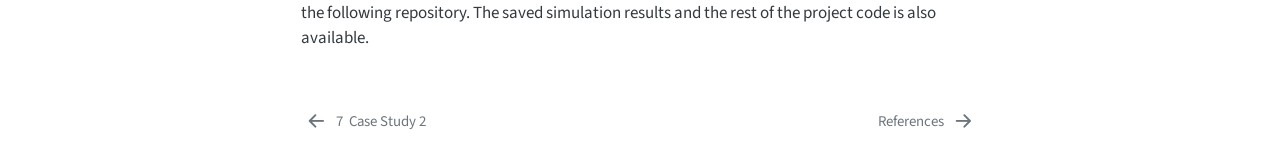
<file: Thesis/_book/08_Limitations_Conclusions.html>
<!DOCTYPE html>
<html xmlns="http://www.w3.org/1999/xhtml" lang="en" xml:lang="en"><head>

<meta charset="utf-8">
<meta name="generator" content="quarto-1.5.37">

<meta name="viewport" content="width=device-width, initial-scale=1.0, user-scalable=yes">


<title>Thesis – 8&nbsp; Limitations &amp; Conclusions</title>
<style>
code{white-space: pre-wrap;}
span.smallcaps{font-variant: small-caps;}
div.columns{display: flex; gap: min(4vw, 1.5em);}
div.column{flex: auto; overflow-x: auto;}
div.hanging-indent{margin-left: 1.5em; text-indent: -1.5em;}
ul.task-list{list-style: none;}
ul.task-list li input[type="checkbox"] {
  width: 0.8em;
  margin: 0 0.8em 0.2em -1em; /* quarto-specific, see https://github.com/quarto-dev/quarto-cli/issues/4556 */ 
  vertical-align: middle;
}
/* CSS for citations */
div.csl-bib-body { }
div.csl-entry {
  clear: both;
  margin-bottom: 0em;
}
.hanging-indent div.csl-entry {
  margin-left:2em;
  text-indent:-2em;
}
div.csl-left-margin {
  min-width:2em;
  float:left;
}
div.csl-right-inline {
  margin-left:2em;
  padding-left:1em;
}
div.csl-indent {
  margin-left: 2em;
}</style>


<script src="site_libs/quarto-nav/quarto-nav.js"></script>
<script src="site_libs/quarto-nav/headroom.min.js"></script>
<script src="site_libs/clipboard/clipboard.min.js"></script>
<script src="site_libs/quarto-search/autocomplete.umd.js"></script>
<script src="site_libs/quarto-search/fuse.min.js"></script>
<script src="site_libs/quarto-search/quarto-search.js"></script>
<meta name="quarto:offset" content="./">
<link href="./references.html" rel="next">
<link href="./07_Case_Study2.html" rel="prev">
<script src="site_libs/quarto-html/quarto.js"></script>
<script src="site_libs/quarto-html/popper.min.js"></script>
<script src="site_libs/quarto-html/tippy.umd.min.js"></script>
<script src="site_libs/quarto-html/anchor.min.js"></script>
<link href="site_libs/quarto-html/tippy.css" rel="stylesheet">
<link href="site_libs/quarto-html/quarto-syntax-highlighting.css" rel="stylesheet" id="quarto-text-highlighting-styles">
<script src="site_libs/bootstrap/bootstrap.min.js"></script>
<link href="site_libs/bootstrap/bootstrap-icons.css" rel="stylesheet">
<link href="site_libs/bootstrap/bootstrap.min.css" rel="stylesheet" id="quarto-bootstrap" data-mode="light">
<script id="quarto-search-options" type="application/json">{
  "location": "sidebar",
  "copy-button": false,
  "collapse-after": 3,
  "panel-placement": "start",
  "type": "textbox",
  "limit": 50,
  "keyboard-shortcut": [
    "f",
    "/",
    "s"
  ],
  "show-item-context": false,
  "language": {
    "search-no-results-text": "No results",
    "search-matching-documents-text": "matching documents",
    "search-copy-link-title": "Copy link to search",
    "search-hide-matches-text": "Hide additional matches",
    "search-more-match-text": "more match in this document",
    "search-more-matches-text": "more matches in this document",
    "search-clear-button-title": "Clear",
    "search-text-placeholder": "",
    "search-detached-cancel-button-title": "Cancel",
    "search-submit-button-title": "Submit",
    "search-label": "Search"
  }
}</script>


</head>

<body class="nav-sidebar floating">

<div id="quarto-search-results"></div>
  <header id="quarto-header" class="headroom fixed-top">
  <nav class="quarto-secondary-nav">
    <div class="container-fluid d-flex">
      <button type="button" class="quarto-btn-toggle btn" data-bs-toggle="collapse" role="button" data-bs-target=".quarto-sidebar-collapse-item" aria-controls="quarto-sidebar" aria-expanded="false" aria-label="Toggle sidebar navigation" onclick="if (window.quartoToggleHeadroom) { window.quartoToggleHeadroom(); }">
        <i class="bi bi-layout-text-sidebar-reverse"></i>
      </button>
        <nav class="quarto-page-breadcrumbs" aria-label="breadcrumb"><ol class="breadcrumb"><li class="breadcrumb-item"><a href="./08_Limitations_Conclusions.html"><span class="chapter-number">8</span>&nbsp; <span class="chapter-title">Limitations &amp; Conclusions</span></a></li></ol></nav>
        <a class="flex-grow-1" role="navigation" data-bs-toggle="collapse" data-bs-target=".quarto-sidebar-collapse-item" aria-controls="quarto-sidebar" aria-expanded="false" aria-label="Toggle sidebar navigation" onclick="if (window.quartoToggleHeadroom) { window.quartoToggleHeadroom(); }">      
        </a>
      <button type="button" class="btn quarto-search-button" aria-label="Search" onclick="window.quartoOpenSearch();">
        <i class="bi bi-search"></i>
      </button>
    </div>
  </nav>
</header>
<!-- content -->
<div id="quarto-content" class="quarto-container page-columns page-rows-contents page-layout-article">
<!-- sidebar -->
  <nav id="quarto-sidebar" class="sidebar collapse collapse-horizontal quarto-sidebar-collapse-item sidebar-navigation floating overflow-auto">
    <div class="pt-lg-2 mt-2 text-left sidebar-header">
    <div class="sidebar-title mb-0 py-0">
      <a href="./">Thesis</a> 
    </div>
      </div>
        <div class="mt-2 flex-shrink-0 align-items-center">
        <div class="sidebar-search">
        <div id="quarto-search" class="" title="Search"></div>
        </div>
        </div>
    <div class="sidebar-menu-container"> 
    <ul class="list-unstyled mt-1">
        <li class="sidebar-item">
  <div class="sidebar-item-container"> 
  <a href="./index.html" class="sidebar-item-text sidebar-link">
 <span class="menu-text">Abstract</span></a>
  </div>
</li>
        <li class="sidebar-item">
  <div class="sidebar-item-container"> 
  <a href="./01_Background.html" class="sidebar-item-text sidebar-link">
 <span class="menu-text"><span class="chapter-number">1</span>&nbsp; <span class="chapter-title">Motivation</span></span></a>
  </div>
</li>
        <li class="sidebar-item">
  <div class="sidebar-item-container"> 
  <a href="./02_Aims.html" class="sidebar-item-text sidebar-link">
 <span class="menu-text"><span class="chapter-number">2</span>&nbsp; <span class="chapter-title">Aims</span></span></a>
  </div>
</li>
        <li class="sidebar-item">
  <div class="sidebar-item-container"> 
  <a href="./02_Literature_review.html" class="sidebar-item-text sidebar-link">
 <span class="menu-text"><span class="chapter-number">3</span>&nbsp; <span class="chapter-title">The Concordance correlation coefficient</span></span></a>
  </div>
</li>
        <li class="sidebar-item">
  <div class="sidebar-item-container"> 
  <a href="./03_Concordance.html" class="sidebar-item-text sidebar-link">
 <span class="menu-text"><span class="chapter-number">4</span>&nbsp; <span class="chapter-title">Handling non-normality in Concordance</span></span></a>
  </div>
</li>
        <li class="sidebar-item">
  <div class="sidebar-item-container"> 
  <a href="./05_Sim.html" class="sidebar-item-text sidebar-link">
 <span class="menu-text"><span class="chapter-number">5</span>&nbsp; <span class="chapter-title">Simulation &amp; Methods</span></span></a>
  </div>
</li>
        <li class="sidebar-item">
  <div class="sidebar-item-container"> 
  <a href="./06_Case_Study1.html" class="sidebar-item-text sidebar-link">
 <span class="menu-text"><span class="chapter-number">6</span>&nbsp; <span class="chapter-title">Case Study 1: Microbioal tooth data</span></span></a>
  </div>
</li>
        <li class="sidebar-item">
  <div class="sidebar-item-container"> 
  <a href="./07_Case_Study2.html" class="sidebar-item-text sidebar-link">
 <span class="menu-text"><span class="chapter-number">7</span>&nbsp; <span class="chapter-title">Case Study 2</span></span></a>
  </div>
</li>
        <li class="sidebar-item">
  <div class="sidebar-item-container"> 
  <a href="./08_Limitations_Conclusions.html" class="sidebar-item-text sidebar-link active">
 <span class="menu-text"><span class="chapter-number">8</span>&nbsp; <span class="chapter-title">Limitations &amp; Conclusions</span></span></a>
  </div>
</li>
        <li class="sidebar-item">
  <div class="sidebar-item-container"> 
  <a href="./references.html" class="sidebar-item-text sidebar-link">
 <span class="menu-text">References</span></a>
  </div>
</li>
        <li class="sidebar-item sidebar-item-section">
      <div class="sidebar-item-container"> 
            <a class="sidebar-item-text sidebar-link text-start" data-bs-toggle="collapse" data-bs-target="#quarto-sidebar-section-1" role="navigation" aria-expanded="true">
 <span class="menu-text">Appendices</span></a>
          <a class="sidebar-item-toggle text-start" data-bs-toggle="collapse" data-bs-target="#quarto-sidebar-section-1" role="navigation" aria-expanded="true" aria-label="Toggle section">
            <i class="bi bi-chevron-right ms-2"></i>
          </a> 
      </div>
      <ul id="quarto-sidebar-section-1" class="collapse list-unstyled sidebar-section depth1 show">  
          <li class="sidebar-item">
  <div class="sidebar-item-container"> 
  <a href="./sim_tables.html" class="sidebar-item-text sidebar-link">
 <span class="menu-text"><span class="chapter-number">A</span>&nbsp; <span class="chapter-title">Additional Information on the simulation results</span></span></a>
  </div>
</li>
      </ul>
  </li>
    </ul>
    </div>
</nav>
<div id="quarto-sidebar-glass" class="quarto-sidebar-collapse-item" data-bs-toggle="collapse" data-bs-target=".quarto-sidebar-collapse-item"></div>
<!-- margin-sidebar -->
    <div id="quarto-margin-sidebar" class="sidebar margin-sidebar">
        <nav id="TOC" role="doc-toc" class="toc-active">
    <h2 id="toc-title">Table of contents</h2>
   
  <ul>
  <li><a href="#limitations" id="toc-limitations" class="nav-link active" data-scroll-target="#limitations"><span class="header-section-number">8.1</span> Limitations</a></li>
  <li><a href="#conclusions" id="toc-conclusions" class="nav-link" data-scroll-target="#conclusions"><span class="header-section-number">8.2</span> Conclusions</a></li>
  <li><a href="#acknowledgements" id="toc-acknowledgements" class="nav-link" data-scroll-target="#acknowledgements">Acknowledgements</a></li>
  <li><a href="#supplementary-material" id="toc-supplementary-material" class="nav-link" data-scroll-target="#supplementary-material">Supplementary material</a></li>
  </ul>
</nav>
    </div>
<!-- main -->
<main class="content" id="quarto-document-content">

<header id="title-block-header" class="quarto-title-block default">
<div class="quarto-title">
<h1 class="title"><span class="chapter-number">8</span>&nbsp; <span class="chapter-title">Limitations &amp; Conclusions</span></h1>
</div>



<div class="quarto-title-meta">

    
  
    
  </div>
  


</header>


<section id="limitations" class="level2" data-number="8.1">
<h2 data-number="8.1" class="anchored" data-anchor-id="limitations"><span class="header-section-number">8.1</span> Limitations</h2>
<p>While the simulation sets reviewed represented a thorough analysis on the nominal coverage of the current estimation approaches for the Concordance Correlation Coefficient, which were complimented with the inclusion of two case studies, there were many relevant situations still pending to be tested. The analysis therefore could be expanded by selecting a different number of subjects, raters, and observation times, simulating with alternative weights for the variance components and other levels of skewness. With regards of the model structure, the reviewed CCC approaches could be compared with others that assume the fixed effects to be random, or that the skewness present in the longitudinal response is not only produced by the subjects-effect but also by the subject-time or subject-method interactions. Known approaches, such as skewnormal-normal models and generalized estimating equations, have yet to be extended for the repeated measures CCC, but have shown properties relevant to address moderate skewness.</p>
<p>The simulations were limited to longitudinal designs without missingness, but as seen in the second case study, the introduction of a drop-out pattern could hamper some of the available methods, and the impact of popular imputation techniques with regards to concordance has yet to be studied. Also, possible misspecification is not limited to the skewness produced by a log-normal effect, and the effect of under and overspecification on the underlying model was not reviewed in the present simulation sets.</p>
</section>
<section id="conclusions" class="level2" data-number="8.2">
<h2 data-number="8.2" class="anchored" data-anchor-id="conclusions"><span class="header-section-number">8.2</span> Conclusions</h2>
<p>The variance component approach is currently one of the most well developed and extensive approaches in order to assess the concordance between multiple raters in a repeated measures context, with particular emphasis in longitudinal outcomes. Most approaches reviewed were or have been included in the R package <code>cccrm</code>.</p>
<p>The application of transformations in the context of the presented simulation sets and the case studies do not seem to provide any sizable improvement over the default asymptotic approach. Both the empirical bootstrap and U-statistics methods generally failed to achieve its nominal coverage, while both the BCa bootstrap and the bayesian implementation based on the normal-normal model showed reasonable improvements in coverage, even if point estimate bias remained comparable. Another key insight is that the relevant misspecification is not the strength of skewness of the random effect itself, but of the response variable, which when it presents a strong skewness all tested methods fail to reach its nominal coverage. For the simulated right skewness better coverage was seen for high concordance values.</p>
<p>In the first case study it was observed that the application of the log-transformation on the response variable may not be an appropriate technique when the objective is to assess concordance, as most concordance estimates on the log-transformed response were greater than the estimated correlation, with the correlation being a natural upper bound for the CCC. Then, the second case study reflects that for the longitudinal assessment of concordance the selection of the cut-off points and covariates are meaningful choices, and when a drop-out mechanism is present and it is not at MNAR pattern, methods that model on available cases should be preferred.</p>
</section>
<section id="acknowledgements" class="level1 unnumbered">
<h1 class="unnumbered">Acknowledgements</h1>
<p>This thesis was developed during an Erasmus stay in the Katholieke Universiteit Leuven, were professors Sophie Van Belle (University of Maastricht) and Emmanuel Lessafre (KU Leuven) acted as co-advisors, monitored the project, and provided key inputs for which I’m deeply grateful. I’m also very thankful for the support and time committed by professor Josep Lluís Carrasco in support of the project as the thesis director, from the its proposal and through its revisions.</p>
</section>
<section id="supplementary-material" class="level1 unnumbered">
<h1 class="unnumbered">Supplementary material</h1>
<p>Both functions that have been implemented and used for the project have been made available in the following repository. The saved simulation results and the rest of the project code is also available.</p>


<div id="refs" class="references csl-bib-body hanging-indent" data-entry-spacing="0" role="list" style="display: none">
<div id="ref-Feng2014" class="csl-entry" role="listitem">
n.d.
</div>
<div id="ref-armour2024" class="csl-entry" role="listitem">
Armour, Marc, Joanne Michou, Imogen Schofield, and Karla Borland. 2024. <span>“Agreement of Doppler Ultrasound and Visual Sphygmomanometer Needle Oscillation with Invasive Blood Pressure in Anaesthetised Dogs.”</span> <em>Animals</em> 14 (19): 2756. <a href="https://doi.org/10.3390/ani14192756">https://doi.org/10.3390/ani14192756</a>.
</div>
<div id="ref-bahloul2024" class="csl-entry" role="listitem">
Bahloul, Mohamed A., Saima Jabeen, Sara Benoumhani, Habib Abdulmohsen Alsaleh, Zehor Belkhatir, and Areej Al-Wabil. 2024. <span>“Advancements in Synthetic CT Generation from MRI: A Review of Techniques, and Trends in Radiation Therapy Planning.”</span> <em>Journal of Applied Clinical Medical Physics</em> 25 (11). <a href="https://doi.org/10.1002/acm2.14499">https://doi.org/10.1002/acm2.14499</a>.
</div>
<div id="ref-barnhart2002" class="csl-entry" role="listitem">
Barnhart, Huiman X., Michael Haber, and Jingli Song. 2002. <span>“Overall Concordance Correlation Coefficient for Evaluating Agreement Among Multiple Observers.”</span> <em>Biometrics</em> 58 (4): 1020–27. <a href="https://doi.org/10.1111/j.0006-341x.2002.01020.x">https://doi.org/10.1111/j.0006-341x.2002.01020.x</a>.
</div>
<div id="ref-bhattacharjee2015" class="csl-entry" role="listitem">
Bhattacharjee, Atanu, and Tapesh Bhattacharyya. 2015. <span>“Bayesian Concordance Correlation Coefficient with Application to Repeatedly Measured Data.”</span> <em>Turkiye Klinikleri Journal of Biostatistics</em> 7 (2): 55–62. <a href="https://doi.org/10.5336/biostatic.2015-46702">https://doi.org/10.5336/biostatic.2015-46702</a>.
</div>
<div id="ref-glmmTMB" class="csl-entry" role="listitem">
Brooks, Mollie E., Kasper Kristensen, Koen J. van, Arni Magnusson, Casper W. Berg, Anders Nielsen, Hans J. Skaug, Martin Maechler, and Benjamin M. Bolker. 2017. <span>“<span></span>glmmTMB<span></span> Balances Speed and Flexibility Among Packages for Zero-Inflated Generalized Linear Mixed Modeling”</span> 9. <a href="https://doi.org/10.32614/RJ-2017-066">https://doi.org/10.32614/RJ-2017-066</a>.
</div>
<div id="ref-brms" class="csl-entry" role="listitem">
Bürkner, Paul-Christian. 2017a. <span>“<span></span>Brms<span></span>: An <span></span>r<span></span> Package for <span></span>Bayesian<span></span> Multilevel Models Using <span></span>Stan<span></span>”</span> 80. <a href="https://doi.org/10.18637/jss.v080.i01">https://doi.org/10.18637/jss.v080.i01</a>.
</div>
<div id="ref-brms-2" class="csl-entry" role="listitem">
———. 2017b. <span>“<span></span>Brms<span></span>: An <span></span>r<span></span> Package for <span></span>Bayesian<span></span> Multilevel Models Using <span></span>Stan<span></span>”</span> 80. <a href="https://doi.org/10.18637/jss.v080.i01">https://doi.org/10.18637/jss.v080.i01</a>.
</div>
<div id="ref-carrasco2009a" class="csl-entry" role="listitem">
Carrasco, Josep L. 2009. <span>“A Generalized Concordance Correlation Coefficient Based on the Variance Components Generalized Linear Mixed Models for Overdispersed Count Data.”</span> <em>Biometrics</em> 66 (3): 897–904. <a href="https://doi.org/10.1111/j.1541-0420.2009.01335.x">https://doi.org/10.1111/j.1541-0420.2009.01335.x</a>.
</div>
<div id="ref-carrasco2003" class="csl-entry" role="listitem">
Carrasco, Josep L., and Lluís Jover. 2003. <span>“Estimating the Generalized Concordance Correlation Coefficient Through Variance Components.”</span> <em>Biometrics</em> 59 (4): 849–58. <a href="https://doi.org/10.1111/j.0006-341x.2003.00099.x">https://doi.org/10.1111/j.0006-341x.2003.00099.x</a>.
</div>
<div id="ref-carrasco2007" class="csl-entry" role="listitem">
Carrasco, Josep L., Lluis Jover, Tonya S. King, and Vernon M. Chinchilli. 2007. <span>“Comparison of Concordance Correlation Coefficient Estimating Approaches with Skewed Data.”</span> <em>Journal of Biopharmaceutical Statistics</em> 17 (4): 673–84. <a href="https://doi.org/10.1080/10543400701329463">https://doi.org/10.1080/10543400701329463</a>.
</div>
<div id="ref-carrasco2009" class="csl-entry" role="listitem">
Carrasco, Josep L., Tonya S. King, and Vernon M. Chinchilli. 2009. <span>“The Concordance Correlation Coefficient for Repeated Measures Estimated by Variance Components.”</span> <em>Journal of Biopharmaceutical Statistics</em> 19 (1): 90–105. <a href="https://doi.org/10.1080/10543400802527890">https://doi.org/10.1080/10543400802527890</a>.
</div>
<div id="ref-cccrm" class="csl-entry" role="listitem">
Carrasco, Josep Lluis, and Gonzalo Peon Pena. 2024. <span>“Cccrm: Concordance Correlation Coefficient for Repeated (and Non-Repeated) Measures.”</span>
</div>
<div id="ref-carrasco2013" class="csl-entry" role="listitem">
Carrasco, Josep L., Brenda R. Phillips, Josep Puig-Martinez, Tonya S. King, and Vernon M. Chinchilli. 2013. <span>“Estimation of the Concordance Correlation Coefficient for Repeated Measures Using SAS and R.”</span> <em>Computer Methods and Programs in Biomedicine</em> 109 (3): 293–304. <a href="https://doi.org/10.1016/j.cmpb.2012.09.002">https://doi.org/10.1016/j.cmpb.2012.09.002</a>.
</div>
<div id="ref-chen2008" class="csl-entry" role="listitem">
Chen, Chia-Cheng, and Huiman X. Barnhart. 2008. <span>“Comparison of ICC and CCC for Assessing Agreement for Data Without and with Replications.”</span> <em>Computational Statistics &amp; Data Analysis</em> 53 (2): 554–64. <a href="https://doi.org/10.1016/j.csda.2008.09.026">https://doi.org/10.1016/j.csda.2008.09.026</a>.
</div>
<div id="ref-cohen1960" class="csl-entry" role="listitem">
Cohen, Jacob. 1960. <span>“A Coefficient of Agreement for Nominal Scales.”</span> <em>Educational and Psychological Measurement</em> 20 (1): 37–46. <a href="https://doi.org/10.1177/001316446002000104">https://doi.org/10.1177/001316446002000104</a>.
</div>
<div id="ref-cohen1968" class="csl-entry" role="listitem">
———. 1968. <span>“Weighted Kappa: Nominal Scale Agreement Provision for Scaled Disagreement or Partial Credit.”</span> <em>Psychological Bulletin</em> 70 (4): 213–20. <a href="https://doi.org/10.1037/h0026256">https://doi.org/10.1037/h0026256</a>.
</div>
<div id="ref-lin2000" class="csl-entry" role="listitem">
<span>“Correction: A Note on the Concordance Correlation Coefficient.”</span> 2000. <em>Biometrics</em> 56 (1): 324–25.
</div>
<div id="ref-donner2002" class="csl-entry" role="listitem">
Donner, Allan, and Guangyong Zou. 2002. <span>“Testing the Equality of Dependent Intraclass Correlation Coefficients.”</span> <em>Journal of the Royal Statistical Society: Series D (The Statistician)</em> 51 (3): 367–79. <a href="https://doi.org/10.1111/1467-9884.00324">https://doi.org/10.1111/1467-9884.00324</a>.
</div>
<div id="ref-efron1979" class="csl-entry" role="listitem">
Efron, B. 1979. <span>“Bootstrap Methods: Another Look at the Jackknife.”</span> <em>The Annals of Statistics</em> 7 (1). <a href="https://doi.org/10.1214/aos/1176344552">https://doi.org/10.1214/aos/1176344552</a>.
</div>
<div id="ref-efron1987" class="csl-entry" role="listitem">
Efron, Bradley. 1987. <span>“Better Bootstrap Confidence Intervals.”</span> <em>Journal of the American Statistical Association</em> 82 (397): 171–85. <a href="https://doi.org/10.1080/01621459.1987.10478410">https://doi.org/10.1080/01621459.1987.10478410</a>.
</div>
<div id="ref-agRee" class="csl-entry" role="listitem">
Feng, Dai. 2020a. <span>“agRee: Various Methods for Measuring Agreement.”</span> <a href="https://CRAN.R-project.org/package=agRee">https://CRAN.R-project.org/package=agRee</a>.
</div>
<div id="ref-agRee-2" class="csl-entry" role="listitem">
———. 2020b. <span>“agRee: Various Methods for Measuring Agreement.”</span> <a href="https://CRAN.R-project.org/package=agRee">https://CRAN.R-project.org/package=agRee</a>.
</div>
<div id="ref-feng2013" class="csl-entry" role="listitem">
Feng, Dai, Richard Baumgartner, and Vladimir Svetnik. 2013. <span>“A Short Note on Jackknifing the Concordance Correlation Coefficient.”</span> <em>Statistics in Medicine</em> 33 (3): 514–16. <a href="https://doi.org/10.1002/sim.5931">https://doi.org/10.1002/sim.5931</a>.
</div>
<div id="ref-feng2015" class="csl-entry" role="listitem">
———. 2015. <span>“A Bayesian Estimate of the Concordance Correlation Coefficient with Skewed Data.”</span> <em>Pharmaceutical Statistics</em> 14 (4): 350–58. <a href="https://doi.org/10.1002/pst.1692">https://doi.org/10.1002/pst.1692</a>.
</div>
<div id="ref-feng2018" class="csl-entry" role="listitem">
———. 2018. <span>“A Bayesian Framework for Estimating the Concordance Correlation Coefficient Using Skew-Elliptical Distributions.”</span> <em>The International Journal of Biostatistics</em> 14 (1). <a href="https://doi.org/10.1515/ijb-2017-0050">https://doi.org/10.1515/ijb-2017-0050</a>.
</div>
<div id="ref-fisher1925" class="csl-entry" role="listitem">
Fisher, R. A. 1925. <em>Statistical Methods for Research Workers, 11th Ed. Rev.</em> Edited by Oliver and Boyd. Edinburgh: Oliver; Boyd.
</div>
<div id="ref-gatti2024" class="csl-entry" role="listitem">
Gatti, Stefano, Emanuele Rezoagli, Fabiana Madotto, Giuseppe Foti, and Giacomo Bellani. 2024. <span>“A Non-Invasive Continuous and Real-Time Volumetric Monitoring in Spontaneous Breathing Subjects Based on Bioimpedance<span></span>ExSpiron®Xi: A Validation Study in Healthy Volunteers.”</span> <em>Journal of Clinical Monitoring and Computing</em> 38 (2): 539–51. <a href="https://doi.org/10.1007/s10877-023-01107-0">https://doi.org/10.1007/s10877-023-01107-0</a>.
</div>
<div id="ref-king2001a" class="csl-entry" role="listitem">
King, Tonya S., and Vernon M. Chinchilli. 2001a. <span>“ROBUST ESTIMATORS OF THE CONCORDANCE CORRELATION COEFFICIENT.”</span> <em>Journal of Biopharmaceutical Statistics</em> 11 (3): 83–105. <a href="https://doi.org/10.1081/bip-100107651">https://doi.org/10.1081/bip-100107651</a>.
</div>
<div id="ref-king2001" class="csl-entry" role="listitem">
———. 2001b. <span>“A Generalized Concordance Correlation Coefficient for Continuous and Categorical Data.”</span> <em>Statistics in Medicine</em> 20 (14): 2131–47. <a href="https://doi.org/10.1002/sim.845">https://doi.org/10.1002/sim.845</a>.
</div>
<div id="ref-king2007" class="csl-entry" role="listitem">
King, Tonya S., Vernon M. Chinchilli, and Josep L. Carrasco. 2007. <span>“A Repeated Measures Concordance Correlation Coefficient.”</span> <em>Statistics in Medicine</em> 26 (16): 3095–3113. <a href="https://doi.org/10.1002/sim.2778">https://doi.org/10.1002/sim.2778</a>.
</div>
<div id="ref-konishi1987" class="csl-entry" role="listitem">
Konishi, Sadanori, and A. K. Gupta. 1987. <span>“Inferences about Interclass and Intraclass Correlations from Familial Data.”</span> In, 225–33. Springer Netherlands. <a href="https://doi.org/10.1007/978-94-009-4794-8_12">https://doi.org/10.1007/978-94-009-4794-8_12</a>.
</div>
<div id="ref-lin1989" class="csl-entry" role="listitem">
Lin, Lawrence I-Kuei. 1989. <span>“A Concordance Correlation Coefficient to Evaluate Reproducibility.”</span> <em>Biometrics</em> 45 (1): 255. <a href="https://doi.org/10.2307/2532051">https://doi.org/10.2307/2532051</a>.
</div>
<div id="ref-lin2007" class="csl-entry" role="listitem">
Lin, Lawrence, A. S. Hedayat, and Wenting Wu. 2007. <span>“A Unified Approach for Assessing Agreement for Continuous and Categorical Data.”</span> <em>Journal of Biopharmaceutical Statistics</em> 17 (4): 629–52. <a href="https://doi.org/10.1080/10543400701376498">https://doi.org/10.1080/10543400701376498</a>.
</div>
<div id="ref-lüdecke2021" class="csl-entry" role="listitem">
Lüdecke, Daniel, Mattan Ben-Shachar, Indrajeet Patil, Philip Waggoner, and Dominique Makowski. 2021. <span>“Performance: An r Package for Assessment, Comparison and Testing of Statistical Models.”</span> <em>Journal of Open Source Software</em> 6 (60): 3139. <a href="https://doi.org/10.21105/joss.03139">https://doi.org/10.21105/joss.03139</a>.
</div>
<div id="ref-mitra2022" class="csl-entry" role="listitem">
Mitra, Vikramjit, Hsiang-Yun Sherry Chien, Vasudha Kowtha, Joseph Yitan Cheng, and Erdrin Azemi. 2022. <span>“Speech Emotion: Investigating Model Representations, Multi-Task Learning and Knowledge Distillation.”</span> <em>Interspeech 2022</em>, September, 4715–19. <a href="https://doi.org/10.21437/interspeech.2022-957">https://doi.org/10.21437/interspeech.2022-957</a>.
</div>
<div id="ref-moreno2018" class="csl-entry" role="listitem">
Moreno, J, NB Vaz, JC Soler, JL Carrasco, S Podlipnick, S Puig, and Oleaga L. 2018. <span>“High Signal Intensity in the Dentate Nucleus on Unenhanced T1-Weighted MR Images in Melanoma Patients Receiving Macrocyclic Gadolinium-Based Contrast.”</span> <em>Journal of Radiology and Diagnostic Methods</em> 1.
</div>
<div id="ref-pek2018" class="csl-entry" role="listitem">
Pek, Jolynn, Octavia Wong, and Augustine C. M. Wong. 2018. <span>“How to Address Non-Normality: A Taxonomy of Approaches, Reviewed, and Illustrated.”</span> <em>Frontiers in Psychology</em> 9 (November). <a href="https://doi.org/10.3389/fpsyg.2018.02104">https://doi.org/10.3389/fpsyg.2018.02104</a>.
</div>
<div id="ref-neuroima2009" class="csl-entry" role="listitem">
Preston, D. C., and B. E. Shapiro, eds. 2009. <span>“Neuroimaging in Neurology: An Interactive CD.”</span> <em>American Journal of Neuroradiology</em> 30 (8): E125–25. <a href="https://doi.org/10.3174/ajnr.a1685">https://doi.org/10.3174/ajnr.a1685</a>.
</div>
<div id="ref-searle1992" class="csl-entry" role="listitem">
Searle, Shayle R., George Casella, and Charles E. McCulloch. 1992. <span>“Variance Components.”</span> <em>Wiley Series in Probability and Statistics</em>, March. <a href="https://doi.org/10.1002/9780470316856">https://doi.org/10.1002/9780470316856</a>.
</div>
<div id="ref-shirato2022" class="csl-entry" role="listitem">
Shirato, Midori, Keisuke Nakamura, Taichi Tenkumo, Yoshimi Niwano, Taro Kanno, Keiichi Sasaki, Peter Lingström, and Ulf Örtengren. 2022. <span>“Inhibition of Tooth Demineralization Caused by Streptococcus Mutans Biofilm via Antimicrobial Treatment Using Hydrogen Peroxide Photolysis.”</span> <em>Clinical Oral Investigations</em> 27 (2): 739–50. <a href="https://doi.org/10.1007/s00784-022-04821-2">https://doi.org/10.1007/s00784-022-04821-2</a>.
</div>
<div id="ref-rstan" class="csl-entry" role="listitem">
Stan Development Team. 2024. <span>“<span></span>RStan<span></span>: The <span></span>r<span></span> Interface to <span></span>Stan<span></span>.”</span> <a href="https://mc-stan.org/">https://mc-stan.org/</a>.
</div>
<div id="ref-tsai2018" class="csl-entry" role="listitem">
Tsai, Miao-Yu, and Chao-Chun Lin. 2018. <span>“Concordance Correlation Coefficients Estimated by Variance Components for Longitudinal Normal and Poisson Data.”</span> <em>Computational Statistics &amp; Data Analysis</em> 121 (May): 57–70. <a href="https://doi.org/10.1016/j.csda.2017.12.003">https://doi.org/10.1016/j.csda.2017.12.003</a>.
</div>
<div id="ref-vanbelle2017" class="csl-entry" role="listitem">
Vanbelle, Sophie, and Emmanuel Lesaffre. 2017. <span>“Modeling Agreement on Bounded Scales.”</span> <em>Statistical Methods in Medical Research</em> 27 (11): 3460–77. <a href="https://doi.org/10.1177/0962280217705709">https://doi.org/10.1177/0962280217705709</a>.
</div>
<div id="ref-wheatland2022" class="csl-entry" role="listitem">
Wheatland, Rand. 2022. <span>“Pervasive Abuse of Log-Transformed Data in Viral Load Analyses.”</span> <em>Clinical Microbiology and Infection</em> 28 (12): 1669–70. <a href="https://doi.org/10.1016/j.cmi.2022.08.020">https://doi.org/10.1016/j.cmi.2022.08.020</a>.
</div>
</div>
</section>

</main> <!-- /main -->
<script id="quarto-html-after-body" type="application/javascript">
window.document.addEventListener("DOMContentLoaded", function (event) {
  const toggleBodyColorMode = (bsSheetEl) => {
    const mode = bsSheetEl.getAttribute("data-mode");
    const bodyEl = window.document.querySelector("body");
    if (mode === "dark") {
      bodyEl.classList.add("quarto-dark");
      bodyEl.classList.remove("quarto-light");
    } else {
      bodyEl.classList.add("quarto-light");
      bodyEl.classList.remove("quarto-dark");
    }
  }
  const toggleBodyColorPrimary = () => {
    const bsSheetEl = window.document.querySelector("link#quarto-bootstrap");
    if (bsSheetEl) {
      toggleBodyColorMode(bsSheetEl);
    }
  }
  toggleBodyColorPrimary();  
  const icon = "";
  const anchorJS = new window.AnchorJS();
  anchorJS.options = {
    placement: 'right',
    icon: icon
  };
  anchorJS.add('.anchored');
  const isCodeAnnotation = (el) => {
    for (const clz of el.classList) {
      if (clz.startsWith('code-annotation-')) {                     
        return true;
      }
    }
    return false;
  }
  const onCopySuccess = function(e) {
    // button target
    const button = e.trigger;
    // don't keep focus
    button.blur();
    // flash "checked"
    button.classList.add('code-copy-button-checked');
    var currentTitle = button.getAttribute("title");
    button.setAttribute("title", "Copied!");
    let tooltip;
    if (window.bootstrap) {
      button.setAttribute("data-bs-toggle", "tooltip");
      button.setAttribute("data-bs-placement", "left");
      button.setAttribute("data-bs-title", "Copied!");
      tooltip = new bootstrap.Tooltip(button, 
        { trigger: "manual", 
          customClass: "code-copy-button-tooltip",
          offset: [0, -8]});
      tooltip.show();    
    }
    setTimeout(function() {
      if (tooltip) {
        tooltip.hide();
        button.removeAttribute("data-bs-title");
        button.removeAttribute("data-bs-toggle");
        button.removeAttribute("data-bs-placement");
      }
      button.setAttribute("title", currentTitle);
      button.classList.remove('code-copy-button-checked');
    }, 1000);
    // clear code selection
    e.clearSelection();
  }
  const getTextToCopy = function(trigger) {
      const codeEl = trigger.previousElementSibling.cloneNode(true);
      for (const childEl of codeEl.children) {
        if (isCodeAnnotation(childEl)) {
          childEl.remove();
        }
      }
      return codeEl.innerText;
  }
  const clipboard = new window.ClipboardJS('.code-copy-button:not([data-in-quarto-modal])', {
    text: getTextToCopy
  });
  clipboard.on('success', onCopySuccess);
  if (window.document.getElementById('quarto-embedded-source-code-modal')) {
    // For code content inside modals, clipBoardJS needs to be initialized with a container option
    // TODO: Check when it could be a function (https://github.com/zenorocha/clipboard.js/issues/860)
    const clipboardModal = new window.ClipboardJS('.code-copy-button[data-in-quarto-modal]', {
      text: getTextToCopy,
      container: window.document.getElementById('quarto-embedded-source-code-modal')
    });
    clipboardModal.on('success', onCopySuccess);
  }
    var localhostRegex = new RegExp(/^(?:http|https):\/\/localhost\:?[0-9]*\//);
    var mailtoRegex = new RegExp(/^mailto:/);
      var filterRegex = new RegExp('/' + window.location.host + '/');
    var isInternal = (href) => {
        return filterRegex.test(href) || localhostRegex.test(href) || mailtoRegex.test(href);
    }
    // Inspect non-navigation links and adorn them if external
 	var links = window.document.querySelectorAll('a[href]:not(.nav-link):not(.navbar-brand):not(.toc-action):not(.sidebar-link):not(.sidebar-item-toggle):not(.pagination-link):not(.no-external):not([aria-hidden]):not(.dropdown-item):not(.quarto-navigation-tool):not(.about-link)');
    for (var i=0; i<links.length; i++) {
      const link = links[i];
      if (!isInternal(link.href)) {
        // undo the damage that might have been done by quarto-nav.js in the case of
        // links that we want to consider external
        if (link.dataset.originalHref !== undefined) {
          link.href = link.dataset.originalHref;
        }
      }
    }
  function tippyHover(el, contentFn, onTriggerFn, onUntriggerFn) {
    const config = {
      allowHTML: true,
      maxWidth: 500,
      delay: 100,
      arrow: false,
      appendTo: function(el) {
          return el.parentElement;
      },
      interactive: true,
      interactiveBorder: 10,
      theme: 'quarto',
      placement: 'bottom-start',
    };
    if (contentFn) {
      config.content = contentFn;
    }
    if (onTriggerFn) {
      config.onTrigger = onTriggerFn;
    }
    if (onUntriggerFn) {
      config.onUntrigger = onUntriggerFn;
    }
    window.tippy(el, config); 
  }
  const noterefs = window.document.querySelectorAll('a[role="doc-noteref"]');
  for (var i=0; i<noterefs.length; i++) {
    const ref = noterefs[i];
    tippyHover(ref, function() {
      // use id or data attribute instead here
      let href = ref.getAttribute('data-footnote-href') || ref.getAttribute('href');
      try { href = new URL(href).hash; } catch {}
      const id = href.replace(/^#\/?/, "");
      const note = window.document.getElementById(id);
      if (note) {
        return note.innerHTML;
      } else {
        return "";
      }
    });
  }
  const xrefs = window.document.querySelectorAll('a.quarto-xref');
  const processXRef = (id, note) => {
    // Strip column container classes
    const stripColumnClz = (el) => {
      el.classList.remove("page-full", "page-columns");
      if (el.children) {
        for (const child of el.children) {
          stripColumnClz(child);
        }
      }
    }
    stripColumnClz(note)
    if (id === null || id.startsWith('sec-')) {
      // Special case sections, only their first couple elements
      const container = document.createElement("div");
      if (note.children && note.children.length > 2) {
        container.appendChild(note.children[0].cloneNode(true));
        for (let i = 1; i < note.children.length; i++) {
          const child = note.children[i];
          if (child.tagName === "P" && child.innerText === "") {
            continue;
          } else {
            container.appendChild(child.cloneNode(true));
            break;
          }
        }
        if (window.Quarto?.typesetMath) {
          window.Quarto.typesetMath(container);
        }
        return container.innerHTML
      } else {
        if (window.Quarto?.typesetMath) {
          window.Quarto.typesetMath(note);
        }
        return note.innerHTML;
      }
    } else {
      // Remove any anchor links if they are present
      const anchorLink = note.querySelector('a.anchorjs-link');
      if (anchorLink) {
        anchorLink.remove();
      }
      if (window.Quarto?.typesetMath) {
        window.Quarto.typesetMath(note);
      }
      // TODO in 1.5, we should make sure this works without a callout special case
      if (note.classList.contains("callout")) {
        return note.outerHTML;
      } else {
        return note.innerHTML;
      }
    }
  }
  for (var i=0; i<xrefs.length; i++) {
    const xref = xrefs[i];
    tippyHover(xref, undefined, function(instance) {
      instance.disable();
      let url = xref.getAttribute('href');
      let hash = undefined; 
      if (url.startsWith('#')) {
        hash = url;
      } else {
        try { hash = new URL(url).hash; } catch {}
      }
      if (hash) {
        const id = hash.replace(/^#\/?/, "");
        const note = window.document.getElementById(id);
        if (note !== null) {
          try {
            const html = processXRef(id, note.cloneNode(true));
            instance.setContent(html);
          } finally {
            instance.enable();
            instance.show();
          }
        } else {
          // See if we can fetch this
          fetch(url.split('#')[0])
          .then(res => res.text())
          .then(html => {
            const parser = new DOMParser();
            const htmlDoc = parser.parseFromString(html, "text/html");
            const note = htmlDoc.getElementById(id);
            if (note !== null) {
              const html = processXRef(id, note);
              instance.setContent(html);
            } 
          }).finally(() => {
            instance.enable();
            instance.show();
          });
        }
      } else {
        // See if we can fetch a full url (with no hash to target)
        // This is a special case and we should probably do some content thinning / targeting
        fetch(url)
        .then(res => res.text())
        .then(html => {
          const parser = new DOMParser();
          const htmlDoc = parser.parseFromString(html, "text/html");
          const note = htmlDoc.querySelector('main.content');
          if (note !== null) {
            // This should only happen for chapter cross references
            // (since there is no id in the URL)
            // remove the first header
            if (note.children.length > 0 && note.children[0].tagName === "HEADER") {
              note.children[0].remove();
            }
            const html = processXRef(null, note);
            instance.setContent(html);
          } 
        }).finally(() => {
          instance.enable();
          instance.show();
        });
      }
    }, function(instance) {
    });
  }
      let selectedAnnoteEl;
      const selectorForAnnotation = ( cell, annotation) => {
        let cellAttr = 'data-code-cell="' + cell + '"';
        let lineAttr = 'data-code-annotation="' +  annotation + '"';
        const selector = 'span[' + cellAttr + '][' + lineAttr + ']';
        return selector;
      }
      const selectCodeLines = (annoteEl) => {
        const doc = window.document;
        const targetCell = annoteEl.getAttribute("data-target-cell");
        const targetAnnotation = annoteEl.getAttribute("data-target-annotation");
        const annoteSpan = window.document.querySelector(selectorForAnnotation(targetCell, targetAnnotation));
        const lines = annoteSpan.getAttribute("data-code-lines").split(",");
        const lineIds = lines.map((line) => {
          return targetCell + "-" + line;
        })
        let top = null;
        let height = null;
        let parent = null;
        if (lineIds.length > 0) {
            //compute the position of the single el (top and bottom and make a div)
            const el = window.document.getElementById(lineIds[0]);
            top = el.offsetTop;
            height = el.offsetHeight;
            parent = el.parentElement.parentElement;
          if (lineIds.length > 1) {
            const lastEl = window.document.getElementById(lineIds[lineIds.length - 1]);
            const bottom = lastEl.offsetTop + lastEl.offsetHeight;
            height = bottom - top;
          }
          if (top !== null && height !== null && parent !== null) {
            // cook up a div (if necessary) and position it 
            let div = window.document.getElementById("code-annotation-line-highlight");
            if (div === null) {
              div = window.document.createElement("div");
              div.setAttribute("id", "code-annotation-line-highlight");
              div.style.position = 'absolute';
              parent.appendChild(div);
            }
            div.style.top = top - 2 + "px";
            div.style.height = height + 4 + "px";
            div.style.left = 0;
            let gutterDiv = window.document.getElementById("code-annotation-line-highlight-gutter");
            if (gutterDiv === null) {
              gutterDiv = window.document.createElement("div");
              gutterDiv.setAttribute("id", "code-annotation-line-highlight-gutter");
              gutterDiv.style.position = 'absolute';
              const codeCell = window.document.getElementById(targetCell);
              const gutter = codeCell.querySelector('.code-annotation-gutter');
              gutter.appendChild(gutterDiv);
            }
            gutterDiv.style.top = top - 2 + "px";
            gutterDiv.style.height = height + 4 + "px";
          }
          selectedAnnoteEl = annoteEl;
        }
      };
      const unselectCodeLines = () => {
        const elementsIds = ["code-annotation-line-highlight", "code-annotation-line-highlight-gutter"];
        elementsIds.forEach((elId) => {
          const div = window.document.getElementById(elId);
          if (div) {
            div.remove();
          }
        });
        selectedAnnoteEl = undefined;
      };
        // Handle positioning of the toggle
    window.addEventListener(
      "resize",
      throttle(() => {
        elRect = undefined;
        if (selectedAnnoteEl) {
          selectCodeLines(selectedAnnoteEl);
        }
      }, 10)
    );
    function throttle(fn, ms) {
    let throttle = false;
    let timer;
      return (...args) => {
        if(!throttle) { // first call gets through
            fn.apply(this, args);
            throttle = true;
        } else { // all the others get throttled
            if(timer) clearTimeout(timer); // cancel #2
            timer = setTimeout(() => {
              fn.apply(this, args);
              timer = throttle = false;
            }, ms);
        }
      };
    }
      // Attach click handler to the DT
      const annoteDls = window.document.querySelectorAll('dt[data-target-cell]');
      for (const annoteDlNode of annoteDls) {
        annoteDlNode.addEventListener('click', (event) => {
          const clickedEl = event.target;
          if (clickedEl !== selectedAnnoteEl) {
            unselectCodeLines();
            const activeEl = window.document.querySelector('dt[data-target-cell].code-annotation-active');
            if (activeEl) {
              activeEl.classList.remove('code-annotation-active');
            }
            selectCodeLines(clickedEl);
            clickedEl.classList.add('code-annotation-active');
          } else {
            // Unselect the line
            unselectCodeLines();
            clickedEl.classList.remove('code-annotation-active');
          }
        });
      }
  const findCites = (el) => {
    const parentEl = el.parentElement;
    if (parentEl) {
      const cites = parentEl.dataset.cites;
      if (cites) {
        return {
          el,
          cites: cites.split(' ')
        };
      } else {
        return findCites(el.parentElement)
      }
    } else {
      return undefined;
    }
  };
  var bibliorefs = window.document.querySelectorAll('a[role="doc-biblioref"]');
  for (var i=0; i<bibliorefs.length; i++) {
    const ref = bibliorefs[i];
    const citeInfo = findCites(ref);
    if (citeInfo) {
      tippyHover(citeInfo.el, function() {
        var popup = window.document.createElement('div');
        citeInfo.cites.forEach(function(cite) {
          var citeDiv = window.document.createElement('div');
          citeDiv.classList.add('hanging-indent');
          citeDiv.classList.add('csl-entry');
          var biblioDiv = window.document.getElementById('ref-' + cite);
          if (biblioDiv) {
            citeDiv.innerHTML = biblioDiv.innerHTML;
          }
          popup.appendChild(citeDiv);
        });
        return popup.innerHTML;
      });
    }
  }
});
</script>
<nav class="page-navigation">
  <div class="nav-page nav-page-previous">
      <a href="./07_Case_Study2.html" class="pagination-link" aria-label="Case Study 2">
        <i class="bi bi-arrow-left-short"></i> <span class="nav-page-text"><span class="chapter-number">7</span>&nbsp; <span class="chapter-title">Case Study 2</span></span>
      </a>          
  </div>
  <div class="nav-page nav-page-next">
      <a href="./references.html" class="pagination-link" aria-label="References">
        <span class="nav-page-text">References</span> <i class="bi bi-arrow-right-short"></i>
      </a>
  </div>
</nav>
</div> <!-- /content -->




</body></html>
</file>
<file: Thesis/_book/site_libs/quarto-html/tippy.css>
.tippy-box[data-animation=fade][data-state=hidden]{opacity:0}[data-tippy-root]{max-width:calc(100vw - 10px)}.tippy-box{position:relative;background-color:#333;color:#fff;border-radius:4px;font-size:14px;line-height:1.4;white-space:normal;outline:0;transition-property:transform,visibility,opacity}.tippy-box[data-placement^=top]>.tippy-arrow{bottom:0}.tippy-box[data-placement^=top]>.tippy-arrow:before{bottom:-7px;left:0;border-width:8px 8px 0;border-top-color:initial;transform-origin:center top}.tippy-box[data-placement^=bottom]>.tippy-arrow{top:0}.tippy-box[data-placement^=bottom]>.tippy-arrow:before{top:-7px;left:0;border-width:0 8px 8px;border-bottom-color:initial;transform-origin:center bottom}.tippy-box[data-placement^=left]>.tippy-arrow{right:0}.tippy-box[data-placement^=left]>.tippy-arrow:before{border-width:8px 0 8px 8px;border-left-color:initial;right:-7px;transform-origin:center left}.tippy-box[data-placement^=right]>.tippy-arrow{left:0}.tippy-box[data-placement^=right]>.tippy-arrow:before{left:-7px;border-width:8px 8px 8px 0;border-right-color:initial;transform-origin:center right}.tippy-box[data-inertia][data-state=visible]{transition-timing-function:cubic-bezier(.54,1.5,.38,1.11)}.tippy-arrow{width:16px;height:16px;color:#333}.tippy-arrow:before{content:"";position:absolute;border-color:transparent;border-style:solid}.tippy-content{position:relative;padding:5px 9px;z-index:1}
</file>
<file: Thesis/_book/site_libs/quarto-html/quarto-syntax-highlighting.css>
/* quarto syntax highlight colors */
:root {
  --quarto-hl-ot-color: #003B4F;
  --quarto-hl-at-color: #657422;
  --quarto-hl-ss-color: #20794D;
  --quarto-hl-an-color: #5E5E5E;
  --quarto-hl-fu-color: #4758AB;
  --quarto-hl-st-color: #20794D;
  --quarto-hl-cf-color: #003B4F;
  --quarto-hl-op-color: #5E5E5E;
  --quarto-hl-er-color: #AD0000;
  --quarto-hl-bn-color: #AD0000;
  --quarto-hl-al-color: #AD0000;
  --quarto-hl-va-color: #111111;
  --quarto-hl-bu-color: inherit;
  --quarto-hl-ex-color: inherit;
  --quarto-hl-pp-color: #AD0000;
  --quarto-hl-in-color: #5E5E5E;
  --quarto-hl-vs-color: #20794D;
  --quarto-hl-wa-color: #5E5E5E;
  --quarto-hl-do-color: #5E5E5E;
  --quarto-hl-im-color: #00769E;
  --quarto-hl-ch-color: #20794D;
  --quarto-hl-dt-color: #AD0000;
  --quarto-hl-fl-color: #AD0000;
  --quarto-hl-co-color: #5E5E5E;
  --quarto-hl-cv-color: #5E5E5E;
  --quarto-hl-cn-color: #8f5902;
  --quarto-hl-sc-color: #5E5E5E;
  --quarto-hl-dv-color: #AD0000;
  --quarto-hl-kw-color: #003B4F;
}

/* other quarto variables */
:root {
  --quarto-font-monospace: SFMono-Regular, Menlo, Monaco, Consolas, "Liberation Mono", "Courier New", monospace;
}

pre > code.sourceCode > span {
  color: #003B4F;
}

code span {
  color: #003B4F;
}

code.sourceCode > span {
  color: #003B4F;
}

div.sourceCode,
div.sourceCode pre.sourceCode {
  color: #003B4F;
}

code span.ot {
  color: #003B4F;
  font-style: inherit;
}

code span.at {
  color: #657422;
  font-style: inherit;
}

code span.ss {
  color: #20794D;
  font-style: inherit;
}

code span.an {
  color: #5E5E5E;
  font-style: inherit;
}

code span.fu {
  color: #4758AB;
  font-style: inherit;
}

code span.st {
  color: #20794D;
  font-style: inherit;
}

code span.cf {
  color: #003B4F;
  font-weight: bold;
  font-style: inherit;
}

code span.op {
  color: #5E5E5E;
  font-style: inherit;
}

code span.er {
  color: #AD0000;
  font-style: inherit;
}

code span.bn {
  color: #AD0000;
  font-style: inherit;
}

code span.al {
  color: #AD0000;
  font-style: inherit;
}

code span.va {
  color: #111111;
  font-style: inherit;
}

code span.bu {
  font-style: inherit;
}

code span.ex {
  font-style: inherit;
}

code span.pp {
  color: #AD0000;
  font-style: inherit;
}

code span.in {
  color: #5E5E5E;
  font-style: inherit;
}

code span.vs {
  color: #20794D;
  font-style: inherit;
}

code span.wa {
  color: #5E5E5E;
  font-style: italic;
}

code span.do {
  color: #5E5E5E;
  font-style: italic;
}

code span.im {
  color: #00769E;
  font-style: inherit;
}

code span.ch {
  color: #20794D;
  font-style: inherit;
}

code span.dt {
  color: #AD0000;
  font-style: inherit;
}

code span.fl {
  color: #AD0000;
  font-style: inherit;
}

code span.co {
  color: #5E5E5E;
  font-style: inherit;
}

code span.cv {
  color: #5E5E5E;
  font-style: italic;
}

code span.cn {
  color: #8f5902;
  font-style: inherit;
}

code span.sc {
  color: #5E5E5E;
  font-style: inherit;
}

code span.dv {
  color: #AD0000;
  font-style: inherit;
}

code span.kw {
  color: #003B4F;
  font-weight: bold;
  font-style: inherit;
}

.prevent-inlining {
  content: "</";
}

/*# sourceMappingURL=debc5d5d77c3f9108843748ff7464032.css.map */
</file>
